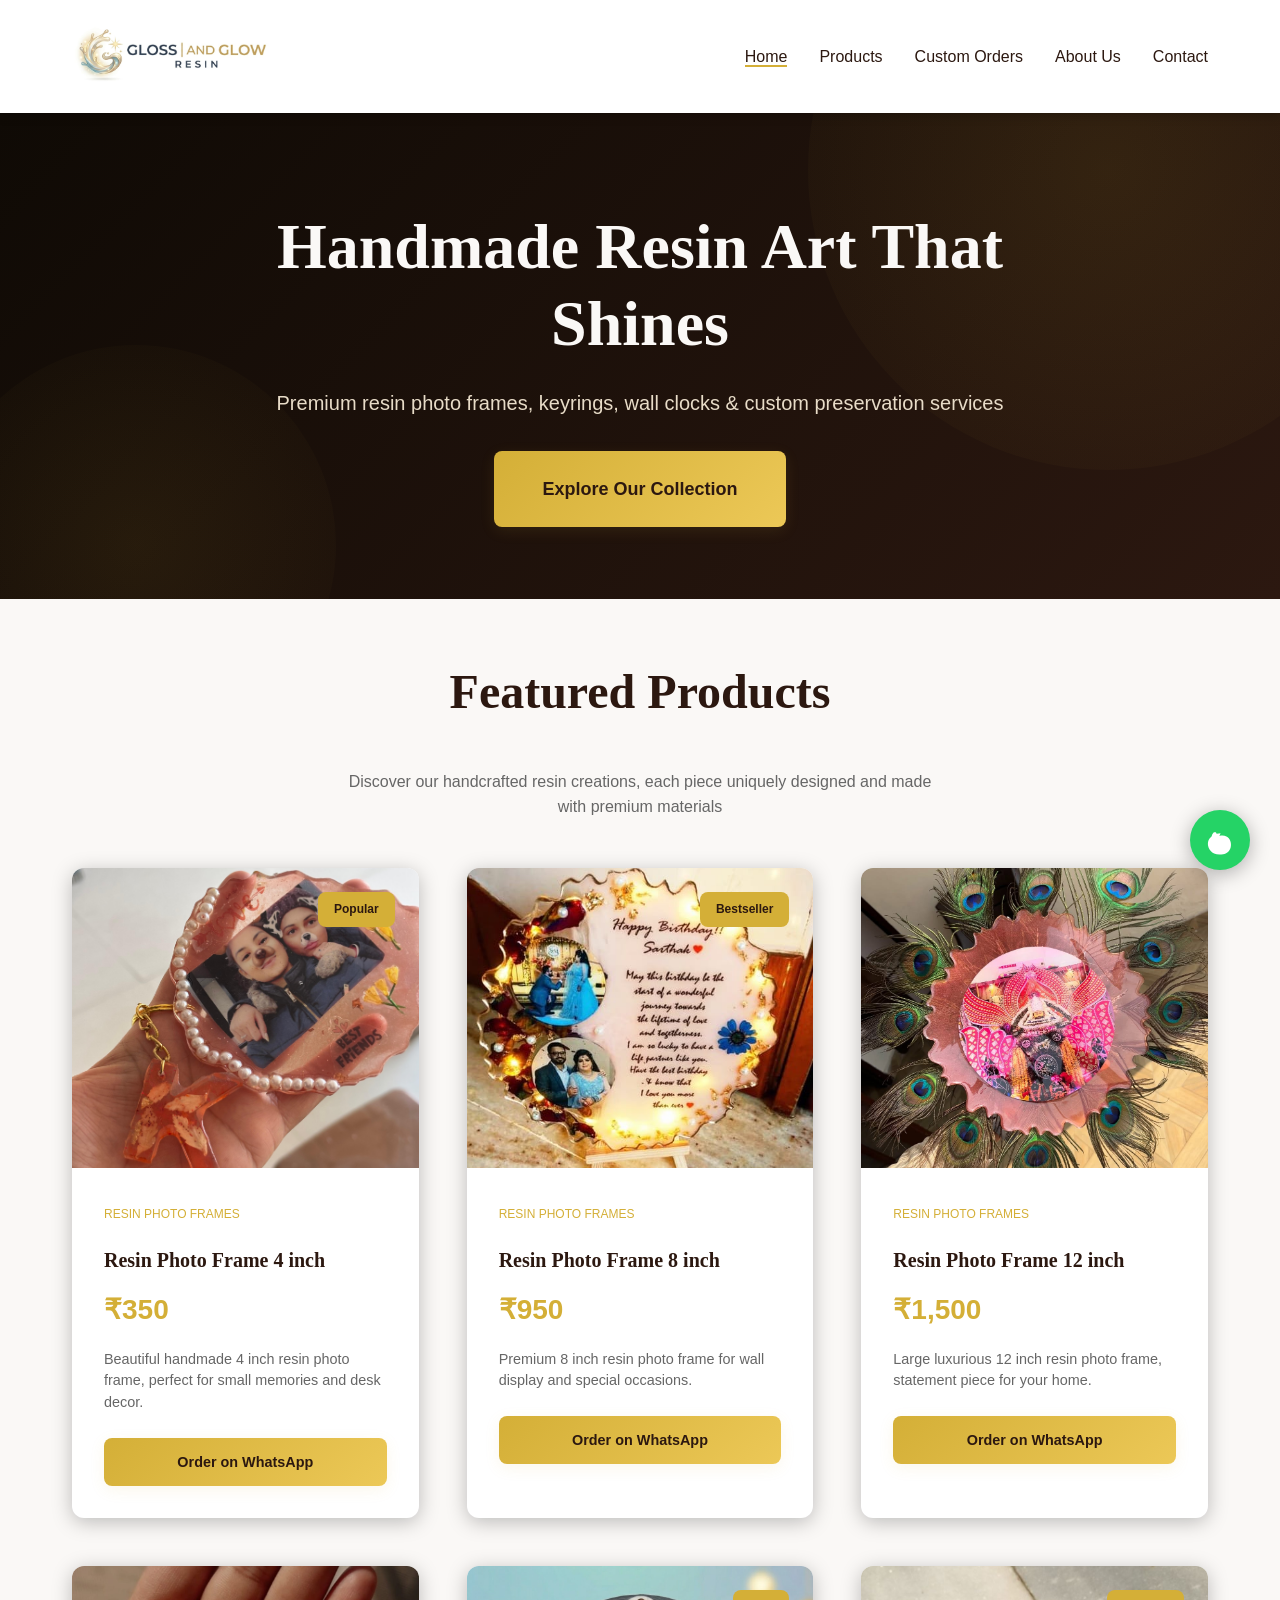
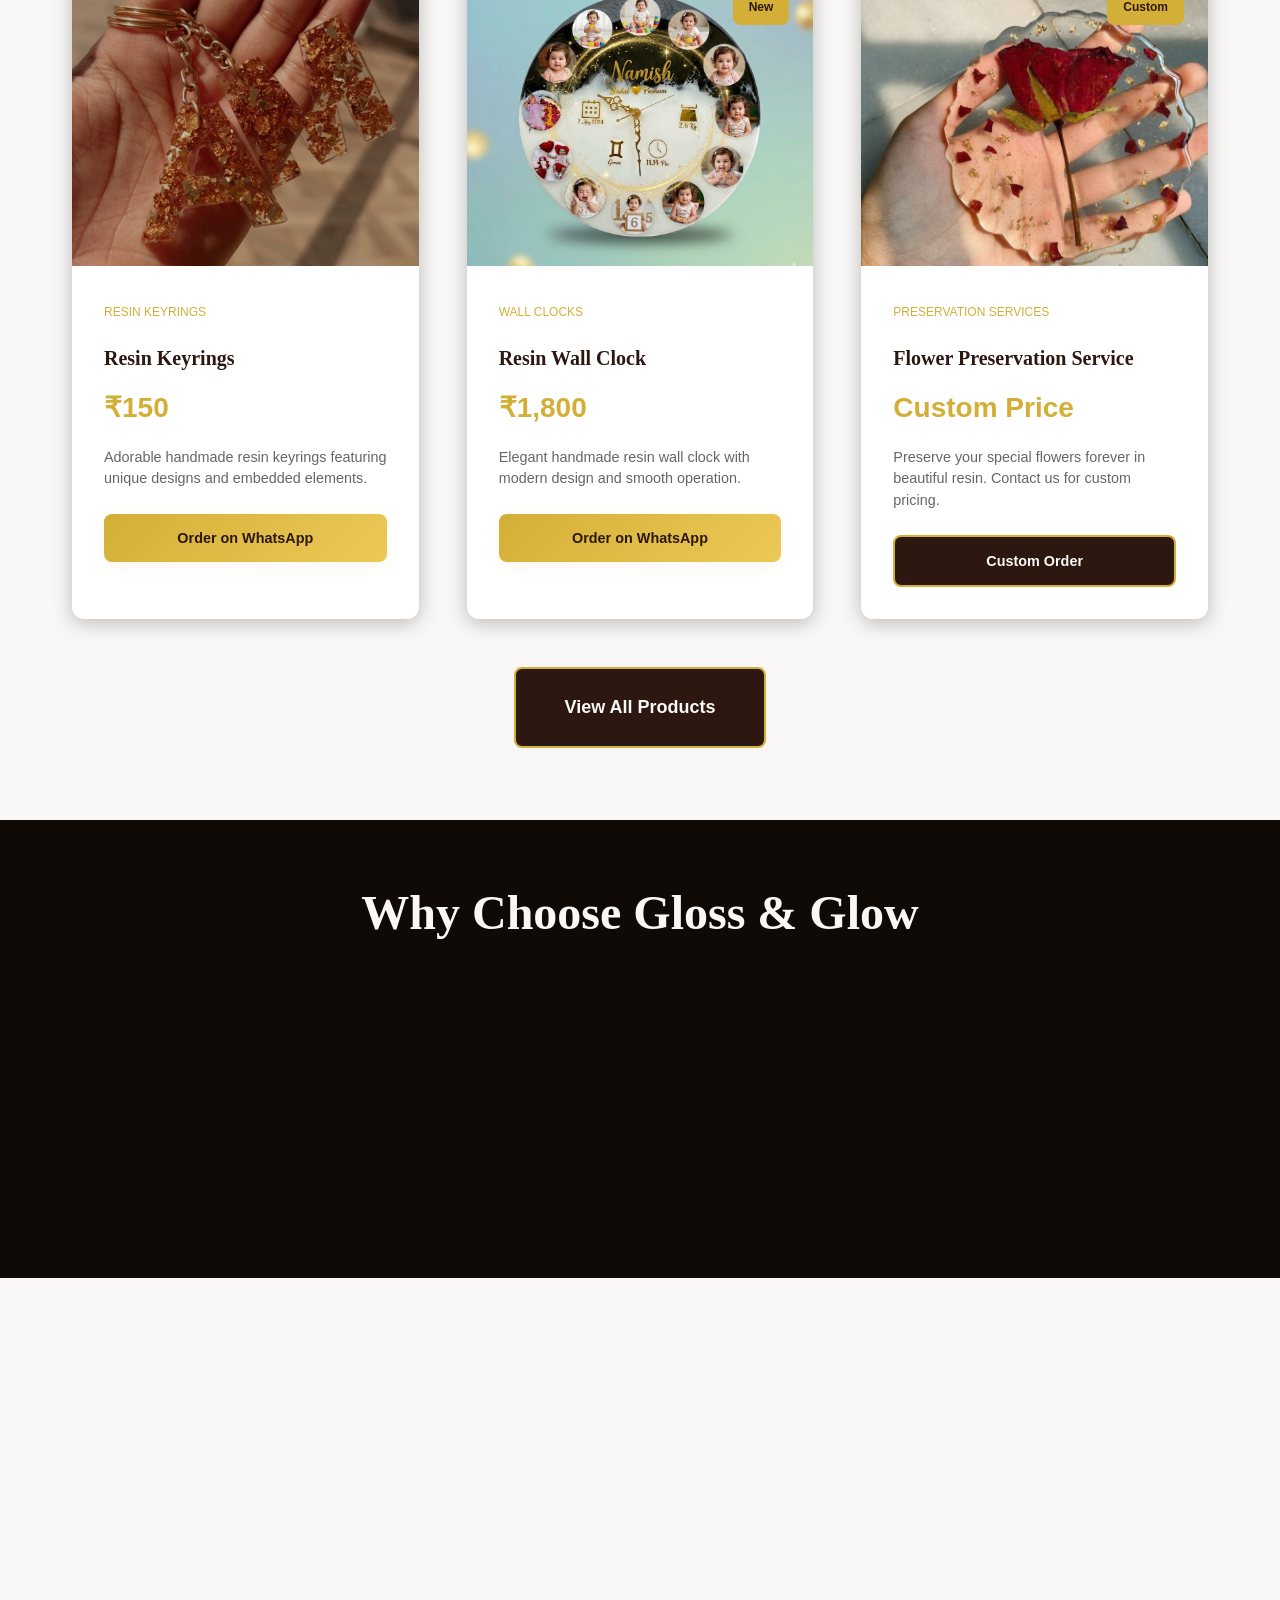
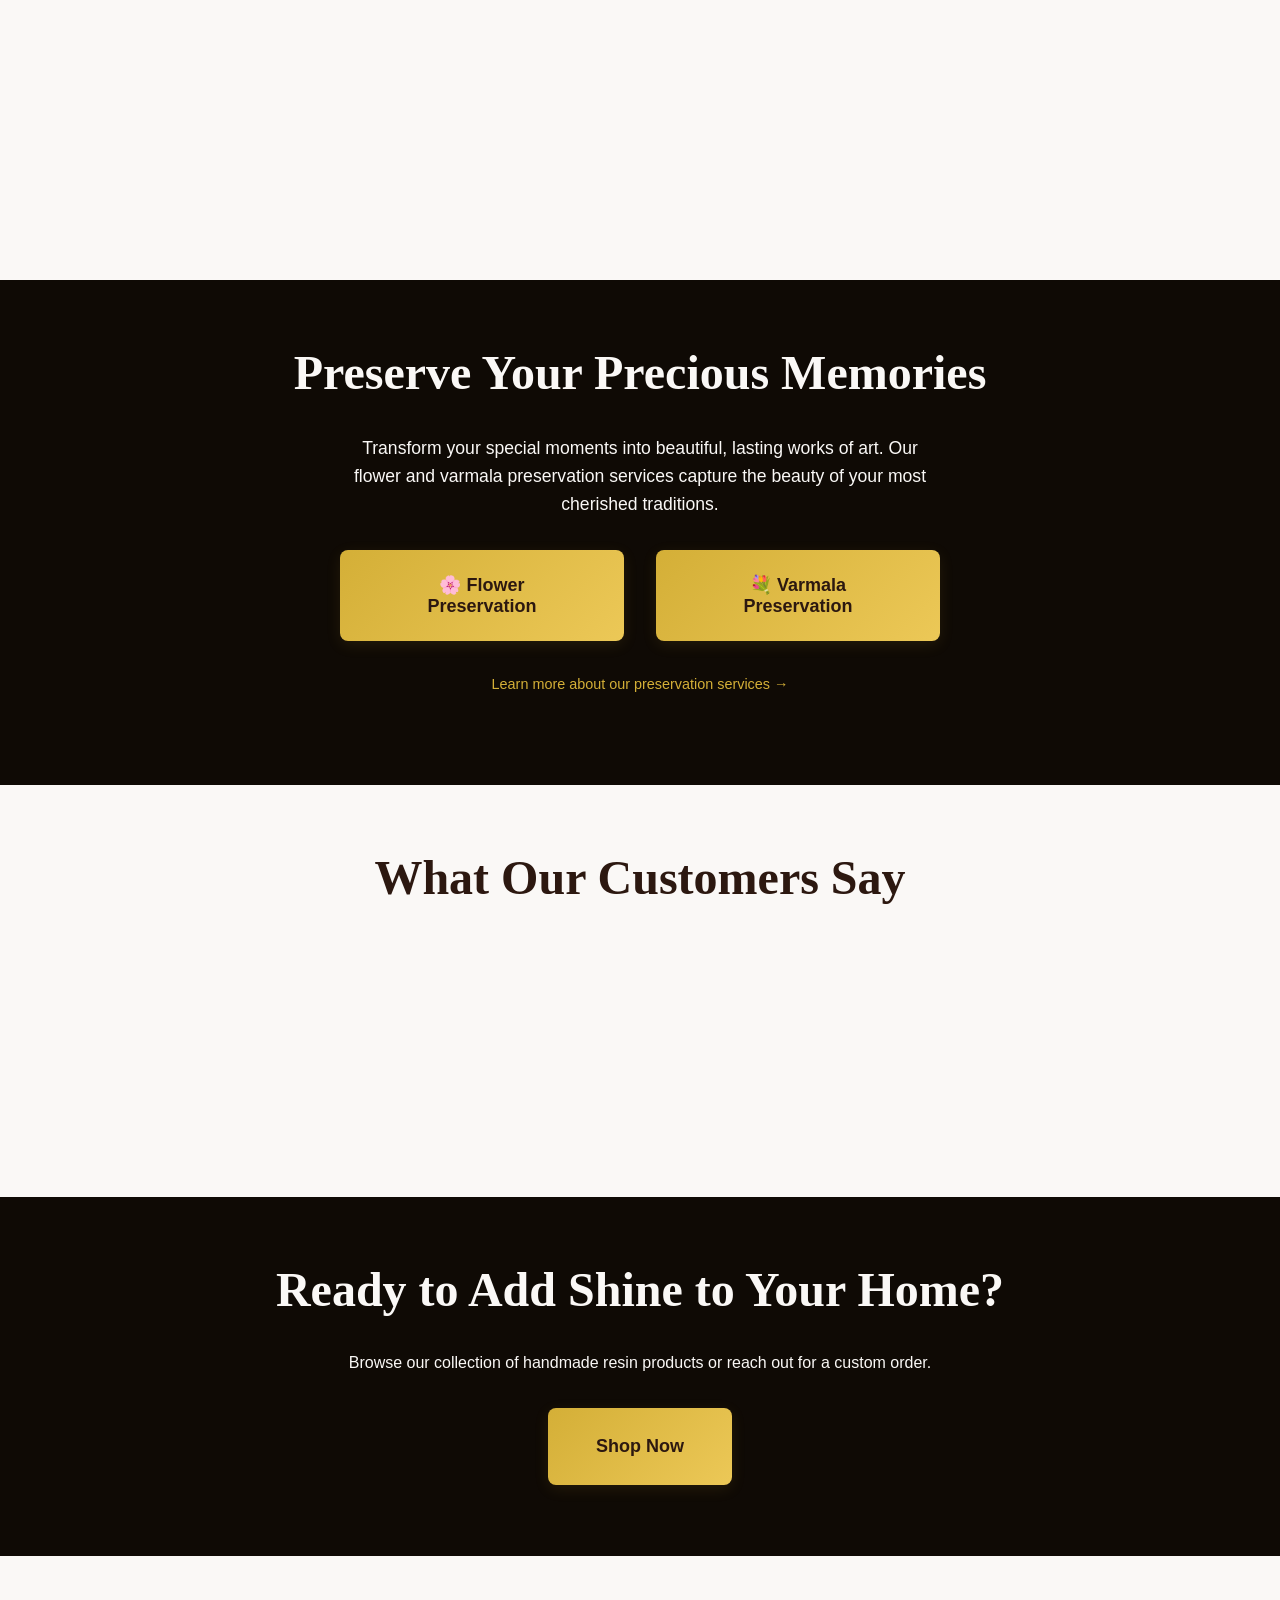
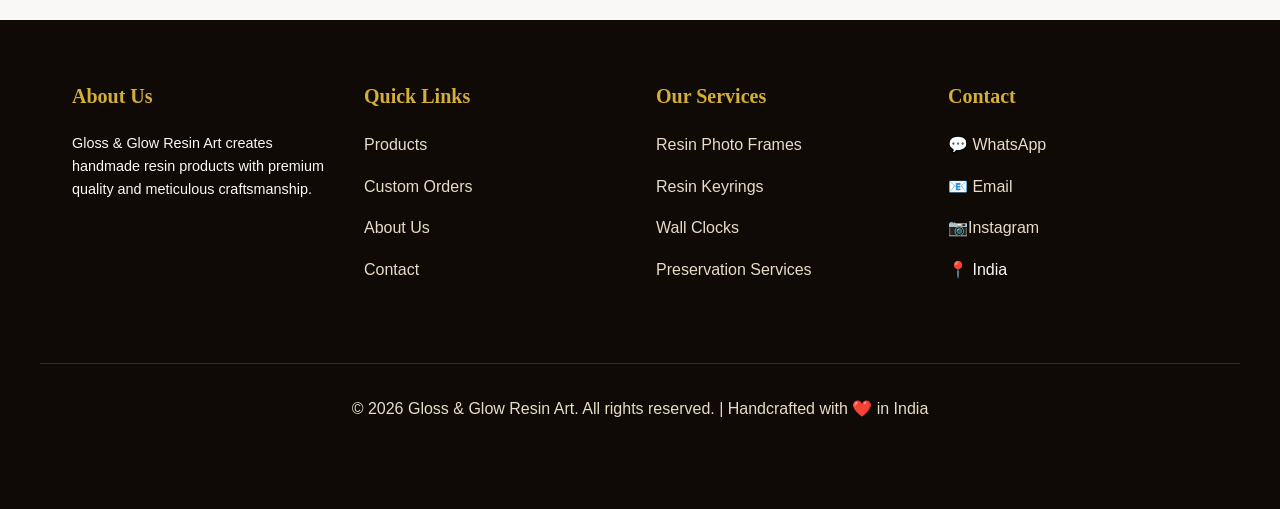
<file: index.html>
<!DOCTYPE html>
<html lang="en">
<head>
  <meta charset="UTF-8">
  <meta name="viewport" content="width=device-width, initial-scale=1.0">
  <meta name="description" content="Gloss & Glow Resin Art - Handmade resin photo frames, keyrings, wall clocks, and custom preservation art. Shop premium resin gifts and custom orders in India.">
  <meta name="keywords" content="handmade resin art, resin photo frames, custom resin gifts, flower preservation, varmala preservation, India">
  <meta name="author" content="Gloss & Glow Resin Art">
  
  <!-- Open Graph Tags -->
  <meta property="og:title" content="Gloss & Glow Resin Art - Premium Handmade Resin Products">
  <meta property="og:description" content="Shop handmade resin photo frames, keyrings, wall clocks, and custom preservation art. Luxury resin gifts for every occasion.">
  <meta property="og:type" content="website">
  <meta property="og:image" content="assets/images/og-image.jpg">
  
  <!-- Twitter Card Tags -->
  <meta name="twitter:card" content="summary_large_image">
  <meta name="twitter:title" content="Gloss & Glow Resin Art">
  <meta name="twitter:description" content="Premium Handmade Resin Products & Custom Preservation Art">
  <meta name="twitter:image" content="assets/images/twitter-image.jpg">
  
  <title>Gloss & Glow Resin Art - Premium Handmade Resin Photo Frames & Custom Orders</title>
  <link rel="stylesheet" href="css/styles.css">
  <link rel="icon" type="image/png" href="assets/images/favicon.png">
</head>
<body>
  <!-- HEADER & NAVIGATION -->
  <header>
    <div class="header-content">
      <a href="index.html" class="logo">
        <img src="assets/images/logo.jpeg" alt="Gloss & Glow Resin Art Logo" class="logo-img">
      </a>
      
      <nav>
        <ul>
          <li><a href="index.html" class="active">Home</a></li>
          <li><a href="products.html">Products</a></li>
          <li><a href="custom-orders.html">Custom Orders</a></li>
          <li><a href="about.html">About Us</a></li>
          <li><a href="contact.html">Contact</a></li>
        </ul>
      </nav>
      <button class="hamburger" id="hamburger-toggle" aria-label="Toggle navigation menu">
        <span></span>
        <span></span>
        <span></span>
      </button>
    
    </div>
  </header>


  <!-- FLOATING WHATSAPP BUTTON -->
  <a href="javascript:void(0)" class="whatsapp-float" onclick="openWhatsAppCustom('general')" title="Chat with us on WhatsApp">
    <svg viewBox="0 0 24 24" fill="white">
      <path d="M17.472 14.382c-.297-.149-1.758-.867-2.03-.967-.273-.099-.471-.148-.67.15-.197.297-.767.966-.94 1.164-.173.199-.347.223-.644.075-.297-.15-1.255-.463-2.39-1.475-.883-.788-1.48-1.761-1.653-2.059-.173-.297-.018-.458.13-.606.134-.133.298-.347.446-.52.149-.174.198-.298.298-.497.099-.198.05-.371-.025-.52-.075-.149-.669-1.612-.916-2.207-.242-.579-.487-.5-.67-.51-.173-.008-.371-.01-.57-.01-.198 0-.52.074-.792.372-.272.297-1.04 1.016-1.04 2.479 0 1.462 1.065 2.875 1.213 3.074.149.198 2.096 3.2 5.076 4.487.709.306 1.262.489 1.694.625.712.227 1.36.195 1.871.118.571-.085 1.758-.719 2.006-1.413.248-.694.248-1.289.173-1.413-.074-.124-.272-.198-.57-.347m-5.421-7.403h-.004a9.87 9.87 0 00-4.782 1.176c-1.592.887-2.848 2.217-3.448 3.719-.643 1.671-.595 3.449.068 5.122.667 1.673 1.995 3.1 3.718 3.924 1.672.748 3.97.922 6.203.471 2.555-.51 4.659-2.312 5.204-4.842.312-1.47.226-3.004-.274-4.267-.5-1.262-1.386-2.322-2.653-2.972-1.267-.65-3.093-.92-4.842-.331zm0 0"/>
    </svg>
    <div class="whatsapp-tooltip">Chat with us!</div>
  </a>

  <!-- MAIN CONTENT -->
  <main>
    <!-- HERO SECTION -->
    <section class="hero">
      <div class="hero-content">
        <h1>Handmade Resin Art That Shines</h1>
        <p>Premium resin photo frames, keyrings, wall clocks & custom preservation services</p>
        <a href="products.html" class="btn btn-primary btn-lg">Explore Our Collection</a>
      </div>
    </section>

    <!-- FEATURED PRODUCTS SECTION -->
    <section class="section section-light">
      <div class="container">
        <h2 class="text-center mb-4">Featured Products</h2>
        <p class="text-center" style="max-width: 600px; margin: 0 auto 3rem; color: #666;">
          Discover our handcrafted resin creations, each piece uniquely designed and made with premium materials
        </p>
        
        <div class="products-container" id="featured-products">
          <!-- Products will be rendered here by JavaScript -->
        </div>

        <div class="text-center mt-4">
          <a href="products.html" class="btn btn-secondary btn-lg">View All Products</a>
        </div>
      </div>
    </section>

    <!-- WHY CHOOSE US SECTION -->
    <section class="section section-dark">
      <div class="container">
        <h2 class="text-center text-light mb-4">Why Choose Gloss & Glow</h2>
        
        <div class="grid grid-3">
          <div class="card animate-on-scroll" style="background: rgba(255, 255, 255, 0.05); border: 1px solid rgba(212, 175, 55, 0.3); color: var(--text-light);">
            <div class="card-body text-center">
              <h3 style="color: var(--primary-color);">🎨 Handmade Quality</h3>
              <p>Each piece is individually crafted with meticulous attention to detail, ensuring uniqueness and premium quality.</p>
            </div>
          </div>

          <div class="card animate-on-scroll" style="background: rgba(255, 255, 255, 0.05); border: 1px solid rgba(212, 175, 55, 0.3); color: var(--text-light);">
            <div class="card-body text-center">
              <h3 style="color: var(--primary-color);">✨ Premium Materials</h3>
              <p>We use only the finest resin and materials, sourced for durability, clarity, and timeless beauty.</p>
            </div>
          </div>

          <div class="card animate-on-scroll" style="background: rgba(255, 255, 255, 0.05); border: 1px solid rgba(212, 175, 55, 0.3); color: var(--text-light);">
            <div class="card-body text-center">
              <h3 style="color: var(--primary-color);">💬 Custom Orders</h3>
              <p>Need something special? Contact us via WhatsApp for personalized custom resin creations tailored to your vision.</p>
            </div>
          </div>
        </div>
      </div>
    </section>

    <!-- BRAND STORY SECTION -->
    <section class="section section-light">
      <div class="container">
        <div class="grid grid-2" style="align-items: center;">
          <div class="animate-on-scroll">
            <h2>Our Story</h2>
            <p>Gloss & Glow Resin Art was founded on a passion for creating beautiful, timeless pieces that celebrate life's special moments. What started as a creative hobby has blossomed into a thriving business dedicated to handcrafting premium resin art.</p>
            <p>Our co-founders, Ashu Bansal and Mehak Mittal, bring together their expertise in design and craftsmanship to create unique, high-quality resin products. Every piece tells a story and brings joy to our customers.</p>
            <p>Whether it's preserving a precious flower bouquet or creating a stunning custom resin piece, we're committed to exceptional quality and customer satisfaction.</p>
            <a href="about.html" class="btn btn-primary">Meet Our Founders →</a>
          </div>
          <div class="animate-on-scroll">
            <img src="assets/images/logo.jpeg" alt="Gloss & Glow Resin Art studio and handmade products" style="width: 100%; border-radius: var(--radius-lg); box-shadow: 0 8px 25px var(--shadow-dark);">
          </div>
        </div>
      </div>
    </section>

    <!-- PRESERVATION SERVICES CTA -->
    <section class="section section-dark">
      <div class="container text-center">
        <h2 class="text-light mb-3">Preserve Your Precious Memories</h2>
        <p class="text-light" style="max-width: 600px; margin: 0 auto 2rem; font-size: 1.1rem;">
          Transform your special moments into beautiful, lasting works of art. Our flower and varmala preservation services capture the beauty of your most cherished traditions.
        </p>
        <div class="grid grid-2" style="max-width: 600px; margin: 0 auto;">
          <button class="btn btn-primary btn-lg" onclick="openWhatsAppCustom('flower')">🌸 Flower Preservation</button>
          <button class="btn btn-primary btn-lg" onclick="openWhatsAppCustom('varmala')">💐 Varmala Preservation</button>
        </div>
        <p class="text-light mt-3" style="font-size: 0.9rem;">
          <a href="custom-orders.html" style="color: var(--primary-color);">Learn more about our preservation services →</a>
        </p>
      </div>
    </section>

    <!-- TESTIMONIALS SECTION (Optional) -->
    <section class="section section-light">
      <div class="container">
        <h2 class="text-center mb-4">What Our Customers Say</h2>
        
        <div class="grid grid-3">
          <div class="card animate-on-scroll">
            <div class="card-body">
              <p class="card-description">"Beautiful craftsmanship! The resin photo frame exceeded my expectations. Highly recommend!"</p>
              <strong>- Priya S.</strong>
            </div>
          </div>

          <div class="card animate-on-scroll">
            <div class="card-body">
              <p class="card-description">"The flower preservation service was amazing. I have my wedding flowers preserved perfectly!"</p>
              <strong>- Rohit & Nisha</strong>
            </div>
          </div>

          <div class="card animate-on-scroll">
            <div class="card-body">
              <p class="card-description">"Best custom resin wall clock I've ever seen. The design is perfect for my home!"</p>
              <strong>- Aditya M.</strong>
            </div>
          </div>
        </div>
      </div>
    </section>

    <!-- CTA SECTION -->
    <section class="section section-dark">
      <div class="container text-center">
        <h2 class="text-light mb-3">Ready to Add Shine to Your Home?</h2>
        <p class="text-light" style="max-width: 600px; margin: 0 auto 2rem;">
          Browse our collection of handmade resin products or reach out for a custom order.
        </p>
        <a href="products.html" class="btn btn-primary btn-lg">Shop Now</a>
      </div>
    </section>
  </main>

  <!-- FOOTER -->
  <footer>
    <div class="footer-content">
      <div class="footer-section">
        <h4>About Us</h4>
        <p style="font-size: 0.9rem;">Gloss & Glow Resin Art creates handmade resin products with premium quality and meticulous craftsmanship.</p>
      </div>

      <div class="footer-section">
        <h4>Quick Links</h4>
        <ul>
          <li><a href="products.html">Products</a></li>
          <li><a href="custom-orders.html">Custom Orders</a></li>
          <li><a href="about.html">About Us</a></li>
          <li><a href="contact.html">Contact</a></li>
        </ul>
      </div>

      <div class="footer-section">
        <h4>Our Services</h4>
        <ul>
          <li><a href="#">Resin Photo Frames</a></li>
          <li><a href="#">Resin Keyrings</a></li>
          <li><a href="#">Wall Clocks</a></li>
          <li><a href="custom-orders.html">Preservation Services</a></li>
        </ul>
      </div>

      <div class="footer-section">
        <h4>Contact</h4>
        <ul>
          <li><a href="javascript:void(0)" onclick="openWhatsAppCustom('general')">💬 WhatsApp</a></li>
          <li><a href="mailto:glossandglowresin@gmail.com">📧 Email</a></li>
          <li><a href="https://www.instagram.com/glossandglowresin7" target="_blank">📷Instagram</a></li>
          <li>📍 India</li>
        </ul>
      </div>
    </div>

    <div class="footer-bottom">
      <p>&copy; 2026 Gloss & Glow Resin Art. All rights reserved. | Handcrafted with ❤️ in India</p>
    </div>
  </footer>

  <!-- SCRIPTS -->
  <script src="js/products.js"></script>
  <script src="js/utils.js"></script>
  <script>
    document.addEventListener('DOMContentLoaded', () => {
      // Render 6 featured products on home page
      const featuredIds = [1, 2, 3, 4, 5, 6];
      const featuredProducts = products.filter(p => featuredIds.includes(p.id));
      renderProducts(featuredProducts, 'featured-products');
      setActiveNav('index.html');
    });
  </script>
</body>
</html>
</file>
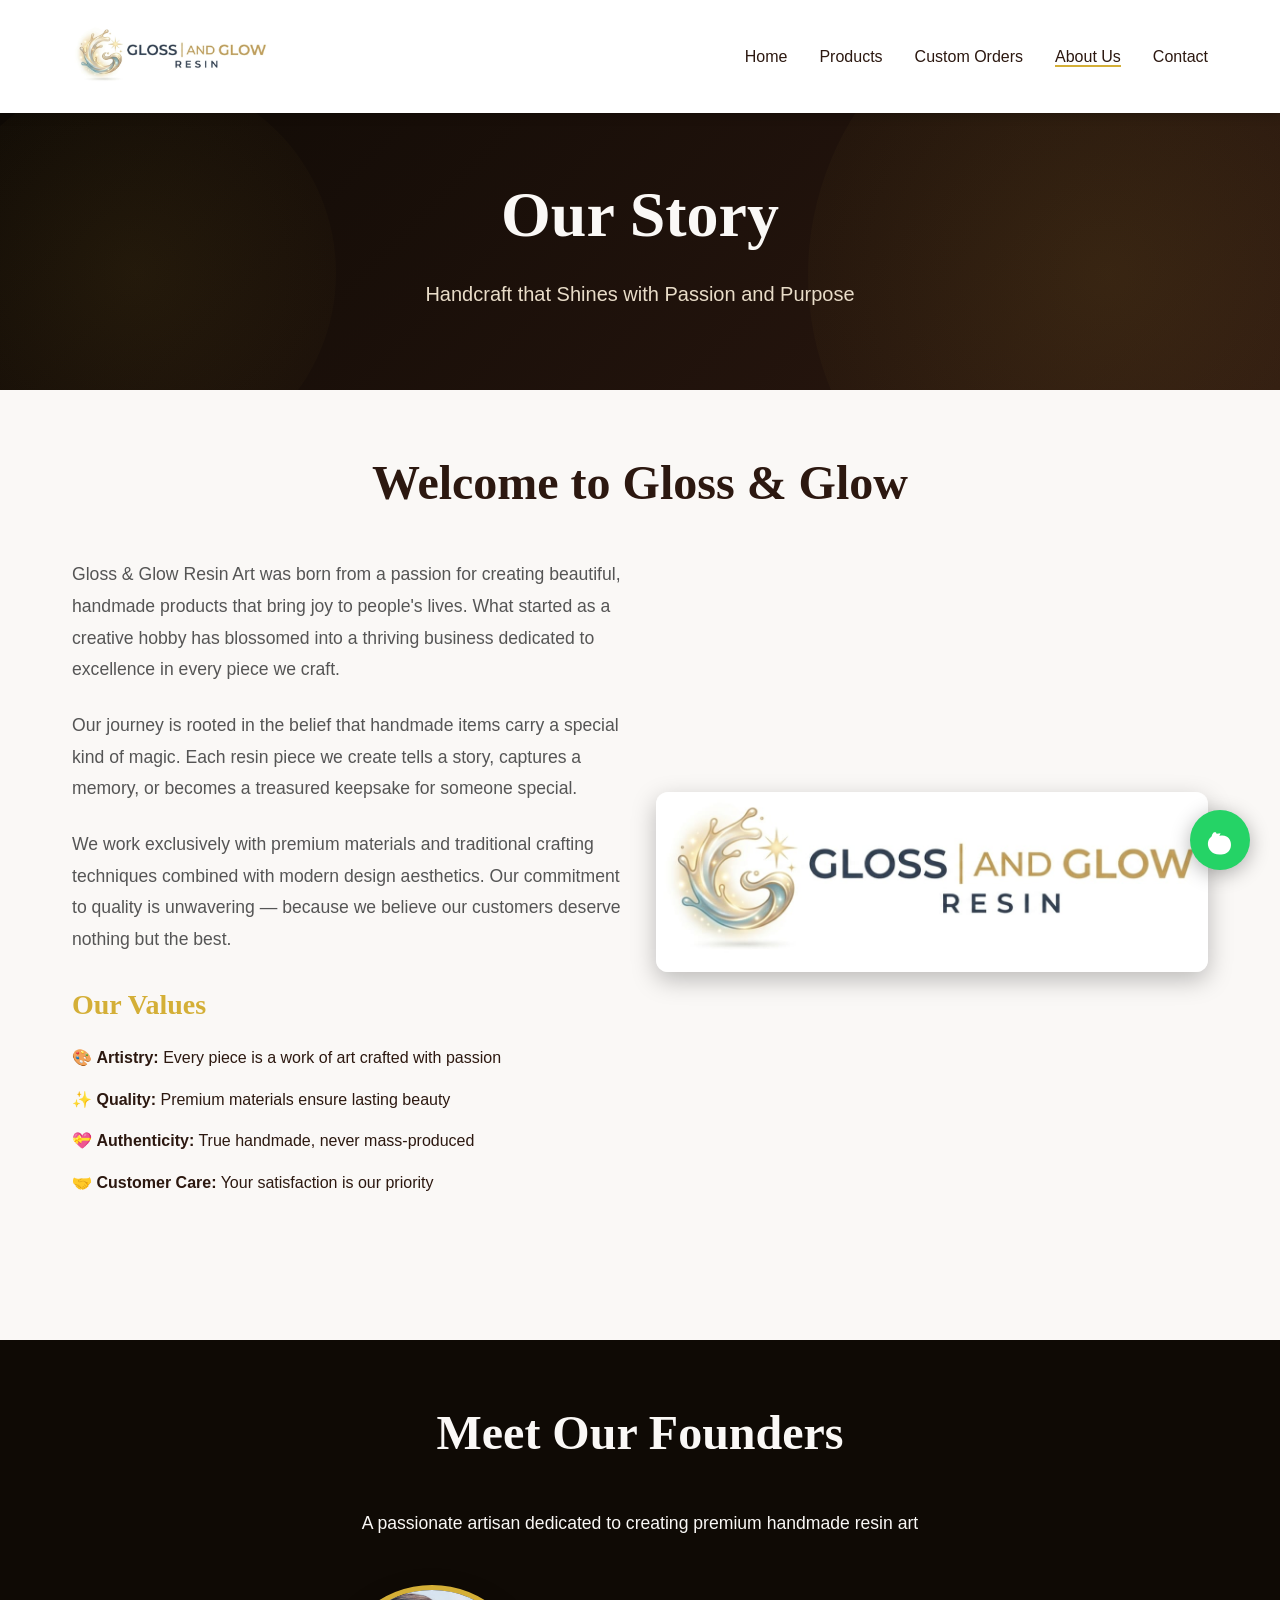
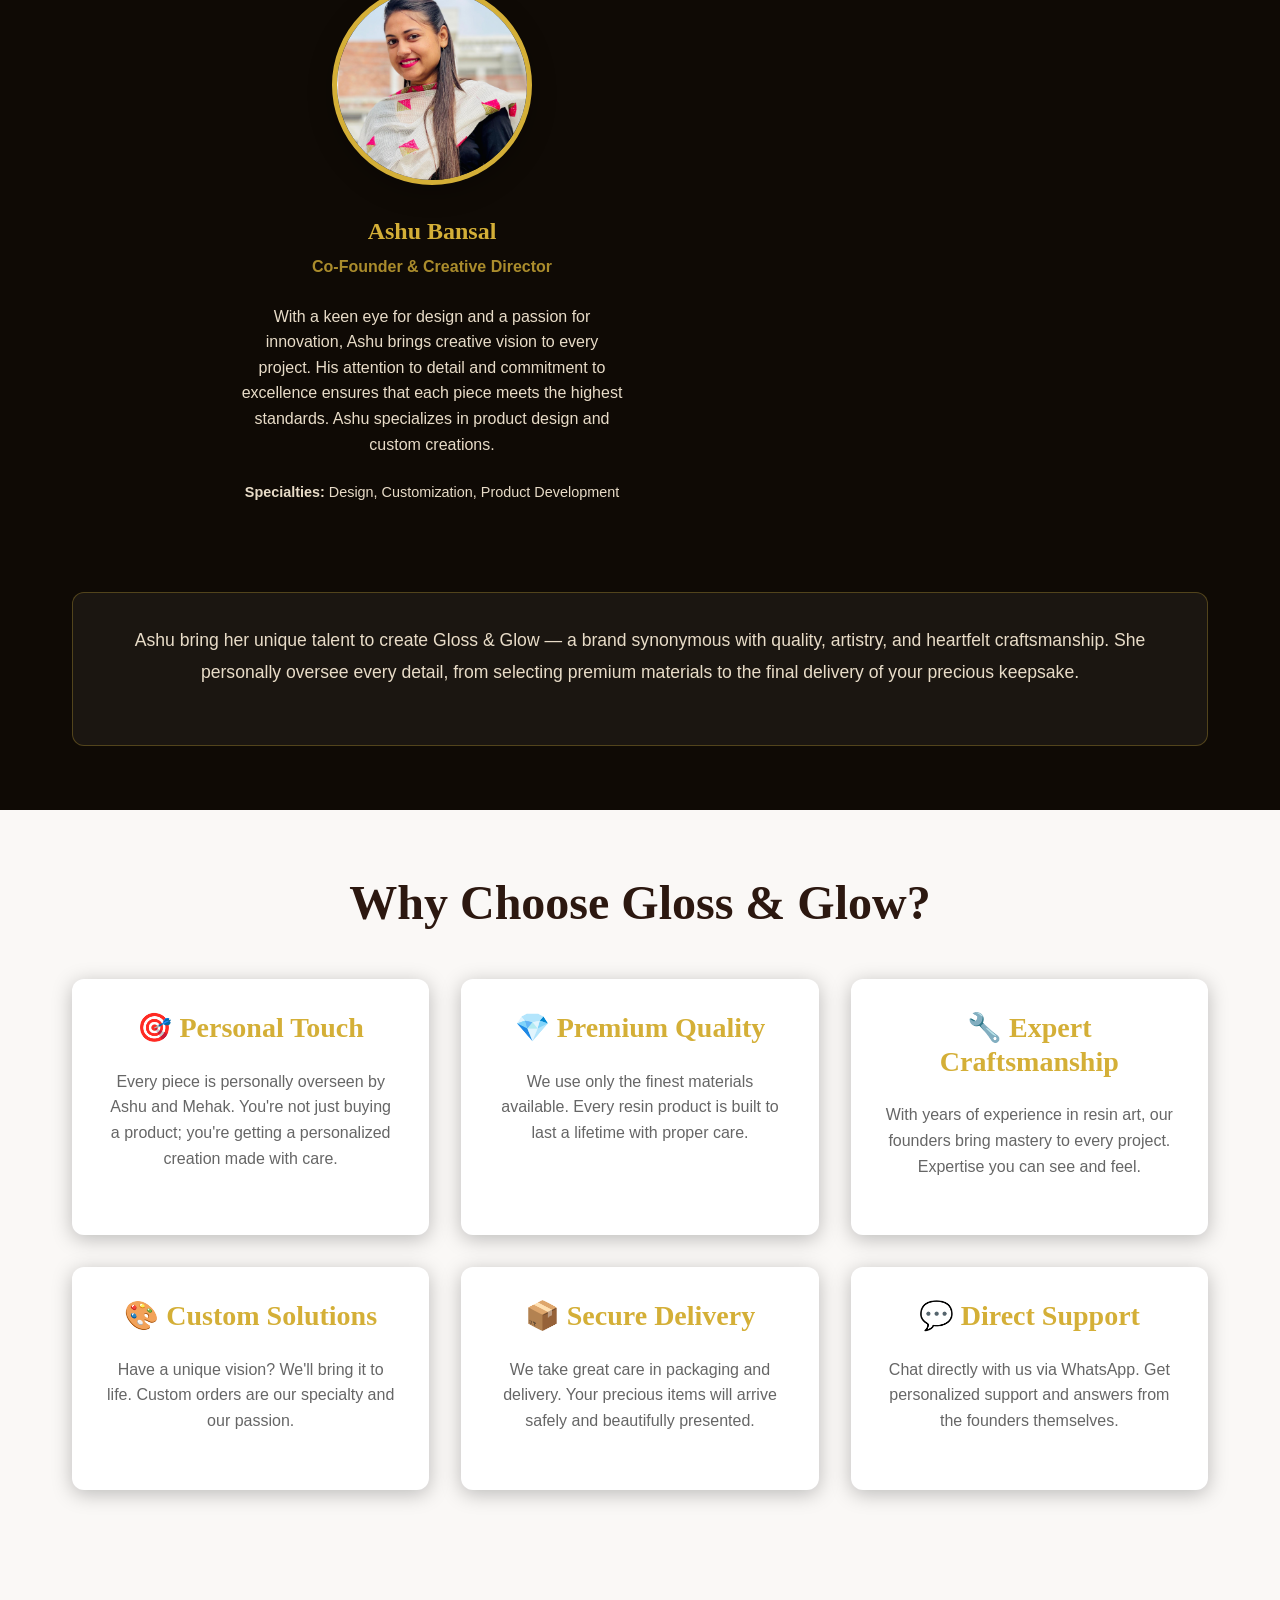
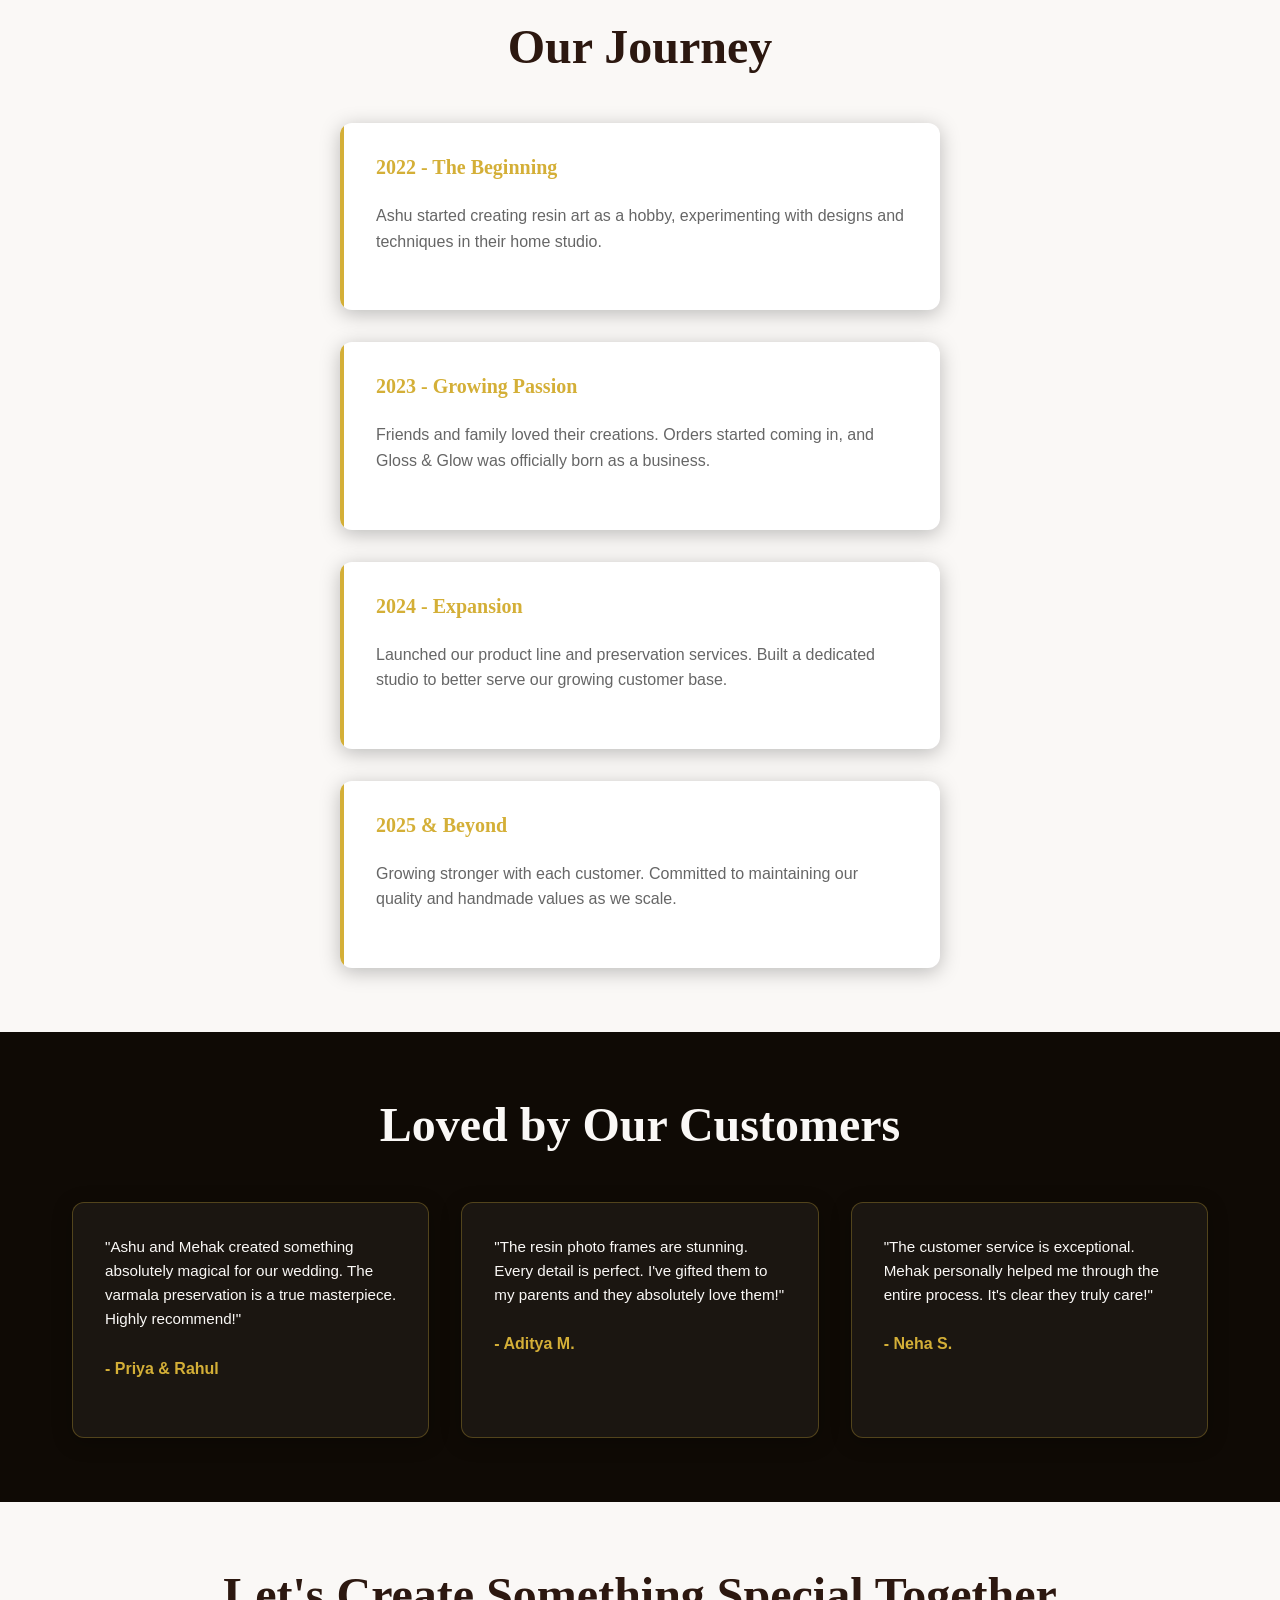
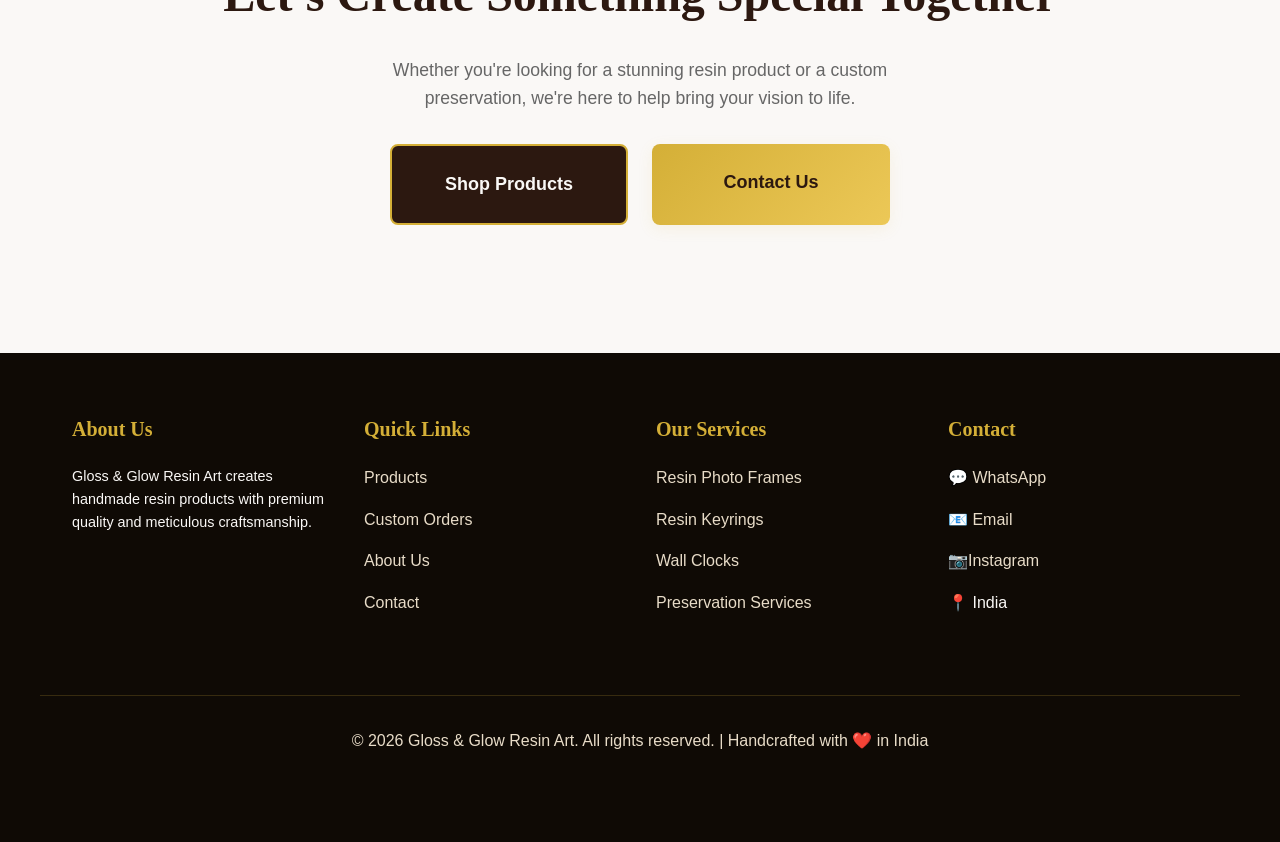
<file: about.html>
<!DOCTYPE html>
<html lang="en">
<head>
  <meta charset="UTF-8">
  <meta name="viewport" content="width=device-width, initial-scale=1.0">
  <meta name="description" content="About Gloss & Glow Resin Art - Meet our founders Ashu Bansal and Mehak Mittal. Learn our story of handmade excellence.">
  <meta name="keywords" content="gloss and glow, resin art, handmade, founders, about us, Ashu Bansal, Mehak Mittal">
  <meta name="author" content="Gloss & Glow Resin Art">
  
  <!-- Open Graph Tags -->
  <meta property="og:title" content="About Us - Gloss & Glow Resin Art">
  <meta property="og:description" content="Meet our passionate founders creating premium handmade resin art">
  <meta property="og:type" content="website">
  
  <title>About Us - Meet Our Founder | Gloss & Glow Resin Art</title>
  <link rel="stylesheet" href="css/styles.css">
  <link rel="icon" type="image/png" href="assets/images/favicon.png">
</head>
<body>
  <!-- HEADER & NAVIGATION -->
  <header>
    <div class="header-content">
      <a href="index.html" class="logo">
        <img src="assets/images/logo.jpeg" alt="Gloss & Glow Resin Art Logo" class="logo-img">
      </a>
      <nav>
        <ul>
          <li><a href="index.html">Home</a></li>
          <li><a href="products.html">Products</a></li>
          <li><a href="custom-orders.html">Custom Orders</a></li>
          <li><a href="about.html">About Us</a></li>
          <li><a href="contact.html">Contact</a></li>
        </ul>
      </nav>

     <button class="hamburger" id="hamburger-toggle" aria-label="Toggle navigation menu">
        <span></span>
        <span></span>
        <span></span>
      </button>
    </div>
  </header>

  

  <!-- FLOATING WHATSAPP BUTTON -->
  <a href="javascript:void(0)" class="whatsapp-float" onclick="openWhatsAppCustom('general')" title="Chat with us on WhatsApp">
    <svg viewBox="0 0 24 24" fill="white">
      <path d="M17.472 14.382c-.297-.149-1.758-.867-2.03-.967-.273-.099-.471-.148-.67.15-.197.297-.767.966-.94 1.164-.173.199-.347.223-.644.075-.297-.15-1.255-.463-2.39-1.475-.883-.788-1.48-1.761-1.653-2.059-.173-.297-.018-.458.13-.606.134-.133.298-.347.446-.52.149-.174.198-.298.298-.497.099-.198.05-.371-.025-.52-.075-.149-.669-1.612-.916-2.207-.242-.579-.487-.5-.67-.51-.173-.008-.371-.01-.57-.01-.198 0-.52.074-.792.372-.272.297-1.04 1.016-1.04 2.479 0 1.462 1.065 2.875 1.213 3.074.149.198 2.096 3.2 5.076 4.487.709.306 1.262.489 1.694.625.712.227 1.36.195 1.871.118.571-.085 1.758-.719 2.006-1.413.248-.694.248-1.289.173-1.413-.074-.124-.272-.198-.57-.347m-5.421-7.403h-.004a9.87 9.87 0 00-4.782 1.176c-1.592.887-2.848 2.217-3.448 3.719-.643 1.671-.595 3.449.068 5.122.667 1.673 1.995 3.1 3.718 3.924 1.672.748 3.97.922 6.203.471 2.555-.51 4.659-2.312 5.204-4.842.312-1.47.226-3.004-.274-4.267-.5-1.262-1.386-2.322-2.653-2.972-1.267-.65-3.093-.92-4.842-.331zm0 0"/>
    </svg>
    <div class="whatsapp-tooltip">Chat with us!</div>
  </a>

  <!-- MAIN CONTENT -->
  <main>
    <!-- HERO SECTION -->
    <section class="hero" style="padding: 4rem var(--spacing-lg) 3rem;">
      <div class="hero-content">
        <h1>Our Story</h1>
        <p>Handcraft that Shines with Passion and Purpose</p>
      </div>
    </section>

    <!-- ABOUT SECTION -->
    <section class="section section-light">
      <div class="container">
        <h2 class="text-center mb-4">Welcome to Gloss & Glow</h2>
        
        <div class="grid grid-2" style="align-items: center; margin-bottom: var(--spacing-2xl);">
          <div class="animate-on-scroll">
            <p style="font-size: 1.1rem; line-height: 1.8; color: #555; margin-bottom: var(--spacing-md);">
              Gloss & Glow Resin Art was born from a passion for creating beautiful, handmade products that bring joy to people's lives. What started as a creative hobby has blossomed into a thriving business dedicated to excellence in every piece we craft.
            </p>

            <p style="font-size: 1.1rem; line-height: 1.8; color: #555; margin-bottom: var(--spacing-md);">
              Our journey is rooted in the belief that handmade items carry a special kind of magic. Each resin piece we create tells a story, captures a memory, or becomes a treasured keepsake for someone special.
            </p>

            <p style="font-size: 1.1rem; line-height: 1.8; color: #555; margin-bottom: var(--spacing-md);">
              We work exclusively with premium materials and traditional crafting techniques combined with modern design aesthetics. Our commitment to quality is unwavering — because we believe our customers deserve nothing but the best.
            </p>

            <h3 style="color: var(--primary-color); margin-top: var(--spacing-lg); margin-bottom: var(--spacing-md);">Our Values</h3>
            <ul style="list-style: none; padding-left: 0;">
              <li style="margin-bottom: var(--spacing-sm); font-size: 1rem;">🎨 <strong>Artistry:</strong> Every piece is a work of art crafted with passion</li>
              <li style="margin-bottom: var(--spacing-sm); font-size: 1rem;">✨ <strong>Quality:</strong> Premium materials ensure lasting beauty</li>
              <li style="margin-bottom: var(--spacing-sm); font-size: 1rem;">💝 <strong>Authenticity:</strong> True handmade, never mass-produced</li>
              <li style="margin-bottom: var(--spacing-sm); font-size: 1rem;">🤝 <strong>Customer Care:</strong> Your satisfaction is our priority</li>
            </ul>
          </div>

          <div class="animate-on-scroll">
            <img src="assets/images/logo.jpeg" alt="Gloss & Glow Resin Art studio showcasing craftsmanship and the handmade process" style="width: 100%; border-radius: var(--radius-lg); box-shadow: 0 8px 25px var(--shadow-dark);">
          </div>
        </div>
      </div>
    </section>

    <!-- FOUNDERS SECTION -->
    <section class="section section-dark">
      <div class="container">
        <h2 class="text-center text-light mb-4">Meet Our Founders</h2>
        <p class="text-center text-light" style="max-width: 600px; margin: 0 auto 3rem; font-size: 1.1rem;">
          A passionate artisan dedicated to creating premium handmade resin art
        </p>

        <div class="grid grid-2" style="max-width: 800px; margin: 0 auto;">
          <!-- Founder 1: Ashu Bansal -->
          <div class="team-member animate-on-scroll">
            <div class="member-image">
              <img src="assets/images/ashu.png" alt="Ashu Bansal - Co-Founder of Gloss & Glow Resin Art" >
            </div>
            <h3 class="member-name">Ashu Bansal</h3>
            <p class="member-title">Co-Founder & Creative Director</p>
            <p class="member-bio" style="color: var(--accent-color);">
              With a keen eye for design and a passion for innovation, Ashu brings creative vision to every project. His attention to detail and commitment to excellence ensures that each piece meets the highest standards. Ashu specializes in product design and custom creations.
            </p>
            <div style="margin-top: var(--spacing-md);">
              <p style="color: var(--accent-color); font-size: 0.9rem;"><strong>Specialties:</strong> Design, Customization, Product Development</p>
            </div>
          </div>

        </div>

        <div style="background: rgba(255, 255, 255, 0.05); border: 1px solid rgba(212, 175, 55, 0.3); border-radius: var(--radius-lg); padding: var(--spacing-lg); margin-top: var(--spacing-2xl); text-align: center;">
          <p style="color: var(--accent-color); font-size: 1.1rem; line-height: 1.8;">
            Ashu bring her unique talent to create Gloss & Glow — a brand synonymous with quality, artistry, and heartfelt craftsmanship. She personally oversee every detail, from selecting premium materials to the final delivery of your precious keepsake.
          </p>
        </div>
      </div>
    </section>

    <!-- WHY CHOOSE US SECTION -->
    <section class="section section-light">
      <div class="container">
        <h2 class="text-center mb-4">Why Choose Gloss & Glow?</h2>

        <div class="grid grid-3">
          <div class="card animate-on-scroll">
            <div class="card-body">
              <h3 style="color: var(--primary-color); text-align: center; margin-bottom: var(--spacing-md);">🎯 Personal Touch</h3>
              <p style="text-align: center; color: #666;">
                Every piece is personally overseen by Ashu and Mehak. You're not just buying a product; you're getting a personalized creation made with care.
              </p>
            </div>
          </div>

          <div class="card animate-on-scroll">
            <div class="card-body">
              <h3 style="color: var(--primary-color); text-align: center; margin-bottom: var(--spacing-md);">💎 Premium Quality</h3>
              <p style="text-align: center; color: #666;">
                We use only the finest materials available. Every resin product is built to last a lifetime with proper care.
              </p>
            </div>
          </div>

          <div class="card animate-on-scroll">
            <div class="card-body">
              <h3 style="color: var(--primary-color); text-align: center; margin-bottom: var(--spacing-md);">🔧 Expert Craftsmanship</h3>
              <p style="text-align: center; color: #666;">
                With years of experience in resin art, our founders bring mastery to every project. Expertise you can see and feel.
              </p>
            </div>
          </div>

          <div class="card animate-on-scroll">
            <div class="card-body">
              <h3 style="color: var(--primary-color); text-align: center; margin-bottom: var(--spacing-md);">🎨 Custom Solutions</h3>
              <p style="text-align: center; color: #666;">
                Have a unique vision? We'll bring it to life. Custom orders are our specialty and our passion.
              </p>
            </div>
          </div>

          <div class="card animate-on-scroll">
            <div class="card-body">
              <h3 style="color: var(--primary-color); text-align: center; margin-bottom: var(--spacing-md);">📦 Secure Delivery</h3>
              <p style="text-align: center; color: #666;">
                We take great care in packaging and delivery. Your precious items will arrive safely and beautifully presented.
              </p>
            </div>
          </div>

          <div class="card animate-on-scroll">
            <div class="card-body">
              <h3 style="color: var(--primary-color); text-align: center; margin-bottom: var(--spacing-md);">💬 Direct Support</h3>
              <p style="text-align: center; color: #666;">
                Chat directly with us via WhatsApp. Get personalized support and answers from the founders themselves.
              </p>
            </div>
          </div>
        </div>
      </div>
    </section>

    <!-- TIMELINE/JOURNEY SECTION -->
    <section class="section section-light">
      <div class="container">
        <h2 class="text-center mb-4">Our Journey</h2>

        <div style="max-width: 600px; margin: 0 auto;">
          <div class="card animate-on-scroll" style="margin-bottom: var(--spacing-lg);">
            <div class="card-body" style="border-left: 4px solid var(--primary-color); padding-left: var(--spacing-lg);">
              <h4 style="color: var(--primary-color);">2022 - The Beginning</h4>
              <p style="color: #666;">Ashu started creating resin art as a hobby, experimenting with designs and techniques in their home studio.</p>
            </div>
          </div>

          <div class="card animate-on-scroll" style="margin-bottom: var(--spacing-lg);">
            <div class="card-body" style="border-left: 4px solid var(--primary-color); padding-left: var(--spacing-lg);">
              <h4 style="color: var(--primary-color);">2023 - Growing Passion</h4>
              <p style="color: #666;">Friends and family loved their creations. Orders started coming in, and Gloss & Glow was officially born as a business.</p>
            </div>
          </div>

          <div class="card animate-on-scroll" style="margin-bottom: var(--spacing-lg);">
            <div class="card-body" style="border-left: 4px solid var(--primary-color); padding-left: var(--spacing-lg);">
              <h4 style="color: var(--primary-color);">2024 - Expansion</h4>
              <p style="color: #666;">Launched our product line and preservation services. Built a dedicated studio to better serve our growing customer base.</p>
            </div>
          </div>

          <div class="card animate-on-scroll">
            <div class="card-body" style="border-left: 4px solid var(--primary-color); padding-left: var(--spacing-lg);">
              <h4 style="color: var(--primary-color);">2025 & Beyond</h4>
              <p style="color: #666;">Growing stronger with each customer. Committed to maintaining our quality and handmade values as we scale.</p>
            </div>
          </div>
        </div>
      </div>
    </section>

    <!-- CUSTOMER TESTIMONIALS -->
    <section class="section section-dark">
      <div class="container">
        <h2 class="text-center text-light mb-4">Loved by Our Customers</h2>

        <div class="grid grid-3">
          <div class="card animate-on-scroll" style="background: rgba(255, 255, 255, 0.05); border: 1px solid rgba(212, 175, 55, 0.3);">
            <div class="card-body">
              <p style="color: var(--text-light); margin-bottom: var(--spacing-md); font-size: 0.95rem;">
                "Ashu and Mehak created something absolutely magical for our wedding. The varmala preservation is a true masterpiece. Highly recommend!"
              </p>
              <p style="color: var(--primary-color); font-weight: 600;">- Priya & Rahul</p>
            </div>
          </div>

          <div class="card animate-on-scroll" style="background: rgba(255, 255, 255, 0.05); border: 1px solid rgba(212, 175, 55, 0.3);">
            <div class="card-body">
              <p style="color: var(--text-light); margin-bottom: var(--spacing-md); font-size: 0.95rem;">
                "The resin photo frames are stunning. Every detail is perfect. I've gifted them to my parents and they absolutely love them!"
              </p>
              <p style="color: var(--primary-color); font-weight: 600;">- Aditya M.</p>
            </div>
          </div>

          <div class="card animate-on-scroll" style="background: rgba(255, 255, 255, 0.05); border: 1px solid rgba(212, 175, 55, 0.3);">
            <div class="card-body">
              <p style="color: var(--text-light); margin-bottom: var(--spacing-md); font-size: 0.95rem;">
                "The customer service is exceptional. Mehak personally helped me through the entire process. It's clear they truly care!"
              </p>
              <p style="color: var(--primary-color); font-weight: 600;">- Neha S.</p>
            </div>
          </div>
        </div>
      </div>
    </section>

    <!-- CTA SECTION -->
    <section class="section section-light">
      <div class="container text-center">
        <h2 class="mb-3">Let's Create Something Special Together</h2>
        <p style="max-width: 600px; margin: 0 auto 2rem; font-size: 1.1rem; color: #666;">
          Whether you're looking for a stunning resin product or a custom preservation, we're here to help bring your vision to life.
        </p>
        <div class="grid grid-2" style="max-width: 500px; margin: 0 auto; gap: var(--spacing-md);">
          <a href="products.html" class="btn btn-secondary btn-lg">Shop Products</a>
          <a href="javascript:void(0)" onclick="openWhatsAppCustom('general')" class="btn btn-primary btn-lg">Contact Us</a>
        </div>
      </div>
    </section>
  </main>

  <!-- FOOTER -->
  <footer>
    <div class="footer-content">
      <div class="footer-section">
        <h4>About Us</h4>
        <p style="font-size: 0.9rem;">Gloss & Glow Resin Art creates handmade resin products with premium quality and meticulous craftsmanship.</p>
      </div>

      <div class="footer-section">
        <h4>Quick Links</h4>
        <ul>
          <li><a href="products.html">Products</a></li>
          <li><a href="custom-orders.html">Custom Orders</a></li>
          <li><a href="about.html">About Us</a></li>
          <li><a href="contact.html">Contact</a></li>
        </ul>
      </div>

      <div class="footer-section">
        <h4>Our Services</h4>
        <ul>
          <li><a href="#">Resin Photo Frames</a></li>
          <li><a href="#">Resin Keyrings</a></li>
          <li><a href="#">Wall Clocks</a></li>
          <li><a href="custom-orders.html">Preservation Services</a></li>
        </ul>
      </div>

      <div class="footer-section">
        <h4>Contact</h4>
        <ul>
          <li><a href="javascript:void(0)" onclick="openWhatsAppCustom('general')">💬 WhatsApp</a></li>
          <li><a href="mailto:glossandglowresin@gmail.com">📧 Email</a></li>
          <li><a href="https://www.instagram.com/glossandglowresin7" target="_blank">📷Instagram</a></li>
          <li>📍 India</li>
        </ul>
      </div>
    </div>

    <div class="footer-bottom">
      <p>&copy; 2026 Gloss & Glow Resin Art. All rights reserved. | Handcrafted with ❤️ in India</p>
    </div>
  </footer>

  <!-- SCRIPTS -->
  <script src="js/products.js"></script>
  <script src="js/utils.js"></script>
  <script>
    document.addEventListener('DOMContentLoaded', () => {
      setActiveNav('about.html');
    });
  </script>
</body>
</html>
</file>
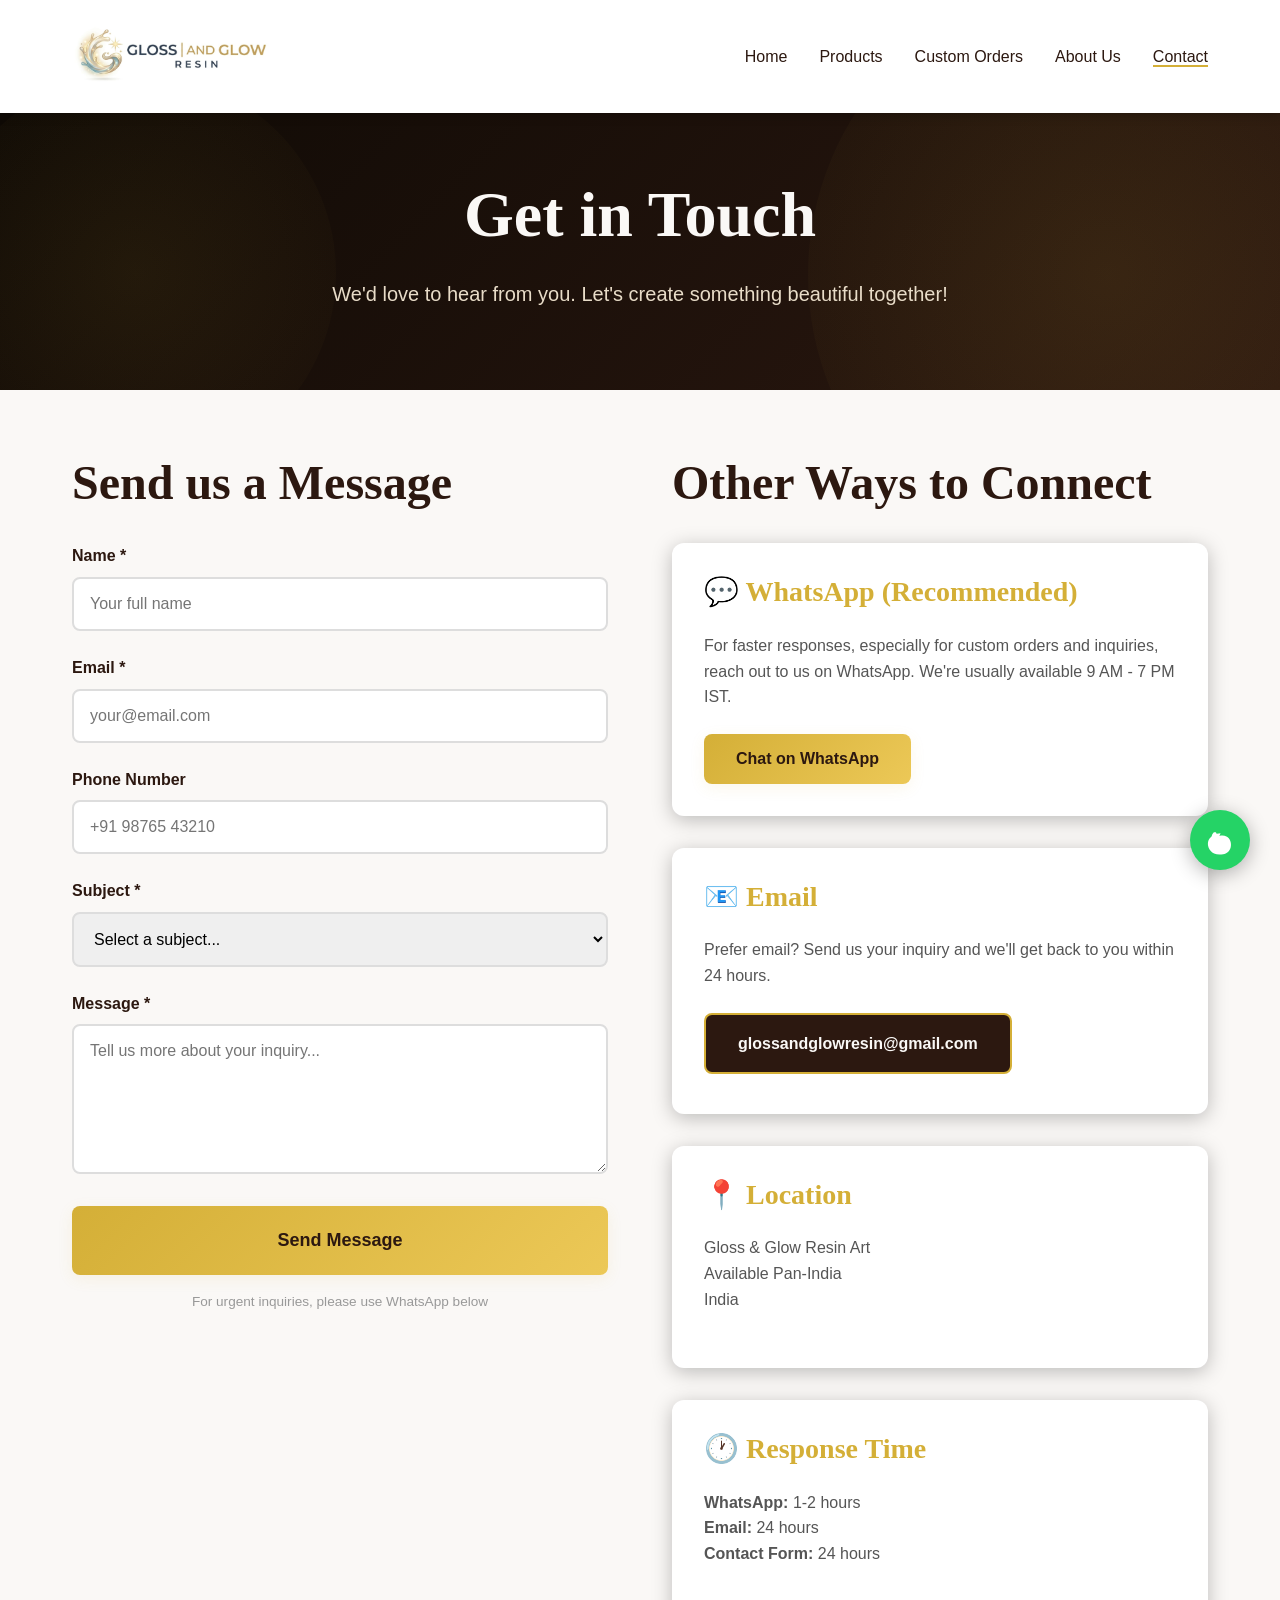
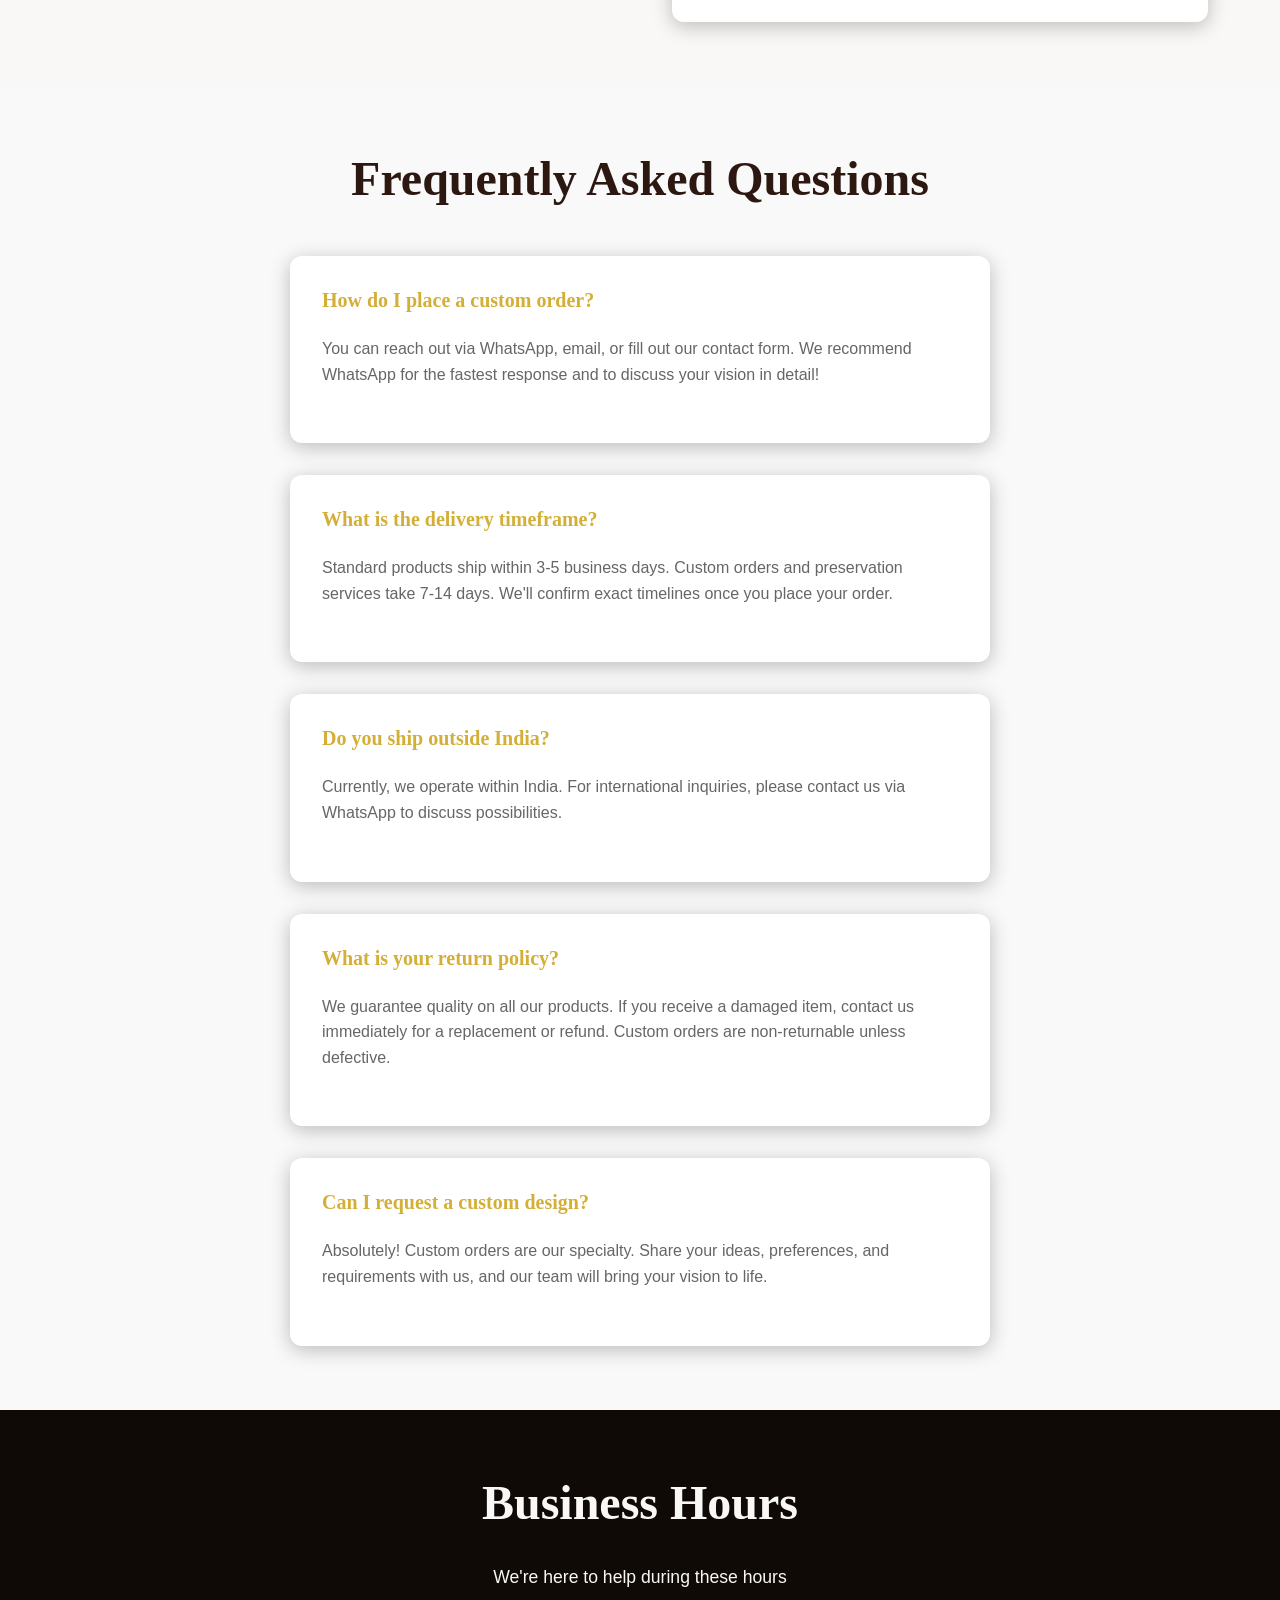
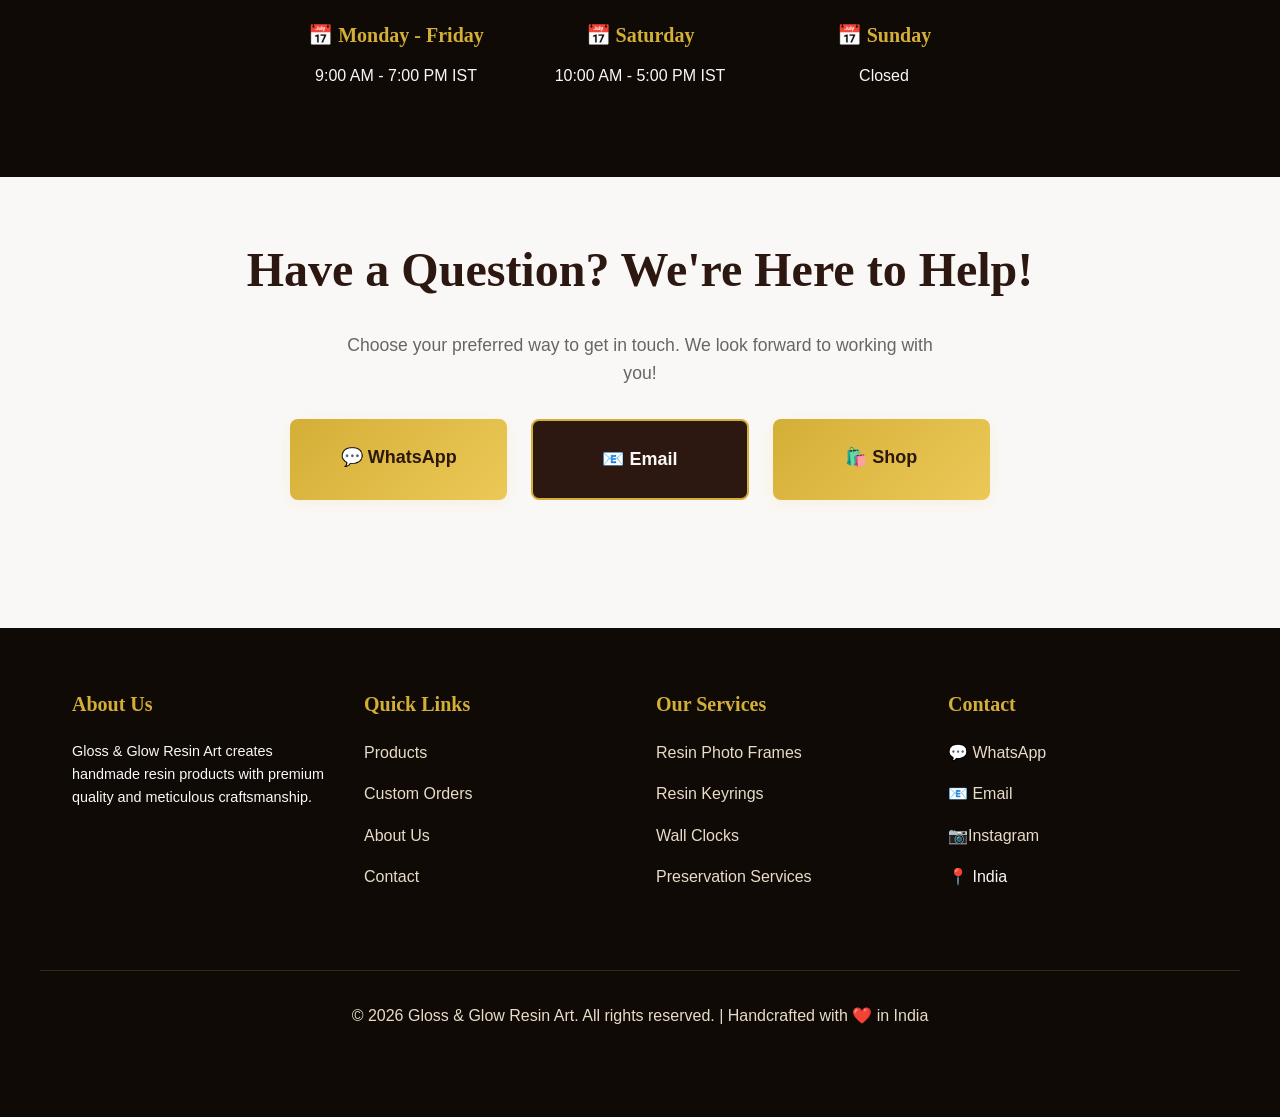
<file: contact.html>
<!DOCTYPE html>
<html lang="en">
<head>
  <meta charset="UTF-8">
  <meta name="viewport" content="width=device-width, initial-scale=1.0">
  <meta name="description" content="Contact Gloss & Glow Resin Art - Get in touch for inquiries, custom orders, and support">
  <meta name="keywords" content="contact, customer support, inquiries, custom orders, resin art">
  <meta name="author" content="Gloss & Glow Resin Art">
  
  <!-- Open Graph Tags -->
  <meta property="og:title" content="Contact Us - Gloss & Glow Resin Art">
  <meta property="og:description" content="Get in touch with our team for inquiries and custom orders">
  <meta property="og:type" content="website">
  
  <title>Contact Us - Gloss & Glow Resin Art</title>
  <link rel="stylesheet" href="css/styles.css">
  <link rel="icon" type="image/png" href="assets/images/favicon.png">
</head>
<body>
  <!-- HEADER & NAVIGATION -->
  <header>
    <div class="header-content">
      <a href="index.html" class="logo">
        <img src="assets/images/logo.jpeg" alt="Gloss & Glow Resin Art Logo" class="logo-img">
      </a>
      
      <nav>
        <ul>
          <li><a href="index.html">Home</a></li>
          <li><a href="products.html">Products</a></li>
          <li><a href="custom-orders.html">Custom Orders</a></li>
          <li><a href="about.html">About Us</a></li>
          <li><a href="contact.html">Contact</a></li>
        </ul>
      </nav>
<button class="hamburger" id="hamburger-toggle" aria-label="Toggle navigation menu">
        <span></span>
        <span></span>
        <span></span>
      </button>
      
    </div>
  </header>


  <!-- FLOATING WHATSAPP BUTTON -->
  <a href="javascript:void(0)" class="whatsapp-float" onclick="openWhatsAppCustom('general')" title="Chat with us on WhatsApp">
    <svg viewBox="0 0 24 24" fill="white">
      <path d="M17.472 14.382c-.297-.149-1.758-.867-2.03-.967-.273-.099-.471-.148-.67.15-.197.297-.767.966-.94 1.164-.173.199-.347.223-.644.075-.297-.15-1.255-.463-2.39-1.475-.883-.788-1.48-1.761-1.653-2.059-.173-.297-.018-.458.13-.606.134-.133.298-.347.446-.52.149-.174.198-.298.298-.497.099-.198.05-.371-.025-.52-.075-.149-.669-1.612-.916-2.207-.242-.579-.487-.5-.67-.51-.173-.008-.371-.01-.57-.01-.198 0-.52.074-.792.372-.272.297-1.04 1.016-1.04 2.479 0 1.462 1.065 2.875 1.213 3.074.149.198 2.096 3.2 5.076 4.487.709.306 1.262.489 1.694.625.712.227 1.36.195 1.871.118.571-.085 1.758-.719 2.006-1.413.248-.694.248-1.289.173-1.413-.074-.124-.272-.198-.57-.347m-5.421-7.403h-.004a9.87 9.87 0 00-4.782 1.176c-1.592.887-2.848 2.217-3.448 3.719-.643 1.671-.595 3.449.068 5.122.667 1.673 1.995 3.1 3.718 3.924 1.672.748 3.97.922 6.203.471 2.555-.51 4.659-2.312 5.204-4.842.312-1.47.226-3.004-.274-4.267-.5-1.262-1.386-2.322-2.653-2.972-1.267-.65-3.093-.92-4.842-.331zm0 0"/>
    </svg>
    <div class="whatsapp-tooltip">Chat with us!</div>
  </a>

  <!-- MAIN CONTENT -->
  <main>
    <!-- HERO SECTION -->
    <section class="hero" style="padding: 4rem var(--spacing-lg) 3rem;">
      <div class="hero-content">
        <h1>Get in Touch</h1>
        <p>We'd love to hear from you. Let's create something beautiful together!</p>
      </div>
    </section>

    <!-- CONTACT SECTION -->
    <section class="section section-light">
      <div class="container">
        <div class="grid grid-2" style="gap: var(--spacing-2xl);">
          <!-- CONTACT FORM -->
          <div class="animate-on-scroll">
            <h2 style="margin-bottom: var(--spacing-lg);">Send us a Message</h2>
            
            <form id="contact-form">
              <div class="form-group">
                <label for="name">Name *</label>
                <input type="text" id="name" name="name" required placeholder="Your full name">
              </div>

              <div class="form-group">
                <label for="email">Email *</label>
                <input type="email" id="email" name="email" required placeholder="your@email.com">
              </div>

              <div class="form-group">
                <label for="phone">Phone Number</label>
                <input type="tel" id="phone" name="phone" placeholder="+91 98765 43210">
              </div>

              <div class="form-group">
                <label for="subject">Subject *</label>
                <select id="subject" name="subject" required>
                  <option value="">Select a subject...</option>
                  <option value="inquiry">Product Inquiry</option>
                  <option value="custom">Custom Order</option>
                  <option value="preservation">Preservation Service</option>
                  <option value="support">Customer Support</option>
                  <option value="partnership">Partnership</option>
                  <option value="feedback">Feedback</option>
                </select>
              </div>

              <div class="form-group">
                <label for="message">Message *</label>
                <textarea id="message" name="message" required placeholder="Tell us more about your inquiry..."></textarea>
              </div>

              <button type="submit" class="btn btn-primary btn-lg btn-block">Send Message</button>
              <p style="font-size: 0.85rem; color: #999; margin-top: var(--spacing-sm); text-align: center;">
                For urgent inquiries, please use WhatsApp below
              </p>
            </form>
          </div>

          <!-- CONTACT INFO -->
          <div class="animate-on-scroll">
            <h2 style="margin-bottom: var(--spacing-lg);">Other Ways to Connect</h2>

            <div class="card" style="margin-bottom: var(--spacing-lg);">
              <div class="card-body">
                <h3 style="color: var(--primary-color); margin-bottom: var(--spacing-md);">💬 WhatsApp (Recommended)</h3>
                <p style="margin-bottom: var(--spacing-md); color: #555;">
                  For faster responses, especially for custom orders and inquiries, reach out to us on WhatsApp. We're usually available 9 AM - 7 PM IST.
                </p>
                <button class="btn btn-primary" onclick="openWhatsAppCustom('general')">
                  Chat on WhatsApp
                </button>
              </div>
            </div>

            <div class="card" style="margin-bottom: var(--spacing-lg);">
              <div class="card-body">
                <h3 style="color: var(--primary-color); margin-bottom: var(--spacing-md);">📧 Email</h3>
                <p style="margin-bottom: var(--spacing-md); color: #555;">
                  Prefer email? Send us your inquiry and we'll get back to you within 24 hours.
                </p>
                <a href="mailto:glossandglowresin@gmail.com" class="btn btn-secondary">
                  glossandglowresin@gmail.com
                </a>
              </div>
            </div>

            <div class="card" style="margin-bottom: var(--spacing-lg);">
              <div class="card-body">
                <h3 style="color: var(--primary-color); margin-bottom: var(--spacing-md);">📍 Location</h3>
                <p style="color: #555;">
                  Gloss & Glow Resin Art<br>
                  Available Pan-India<br>
                  India
                </p>
              </div>
            </div>

            <div class="card">
              <div class="card-body">
                <h3 style="color: var(--primary-color); margin-bottom: var(--spacing-md);">🕐 Response Time</h3>
                <p style="color: #555;">
                  <strong>WhatsApp:</strong> 1-2 hours<br>
                  <strong>Email:</strong> 24 hours<br>
                  <strong>Contact Form:</strong> 24 hours
                </p>
              </div>
            </div>
          </div>
        </div>
      </div>
    </section>

    <!-- FAQ SECTION -->
    <section class="section section-light" style="background: #f9f9f9;">
      <div class="container">
        <h2 class="text-center mb-4">Frequently Asked Questions</h2>

        <div style="max-width: 700px; margin: 0 auto;">
          <div class="card animate-on-scroll" style="margin-bottom: var(--spacing-lg);">
            <div class="card-body">
              <h4 style="color: var(--primary-color); margin-bottom: var(--spacing-md);">How do I place a custom order?</h4>
              <p style="color: #666;">
                You can reach out via WhatsApp, email, or fill out our contact form. We recommend WhatsApp for the fastest response and to discuss your vision in detail!
              </p>
            </div>
          </div>

          <div class="card animate-on-scroll" style="margin-bottom: var(--spacing-lg);">
            <div class="card-body">
              <h4 style="color: var(--primary-color); margin-bottom: var(--spacing-md);">What is the delivery timeframe?</h4>
              <p style="color: #666;">
                Standard products ship within 3-5 business days. Custom orders and preservation services take 7-14 days. We'll confirm exact timelines once you place your order.
              </p>
            </div>
          </div>

          <div class="card animate-on-scroll" style="margin-bottom: var(--spacing-lg);">
            <div class="card-body">
              <h4 style="color: var(--primary-color); margin-bottom: var(--spacing-md);">Do you ship outside India?</h4>
              <p style="color: #666;">
                Currently, we operate within India. For international inquiries, please contact us via WhatsApp to discuss possibilities.
              </p>
            </div>
          </div>

          <div class="card animate-on-scroll" style="margin-bottom: var(--spacing-lg);">
            <div class="card-body">
              <h4 style="color: var(--primary-color); margin-bottom: var(--spacing-md);">What is your return policy?</h4>
              <p style="color: #666;">
                We guarantee quality on all our products. If you receive a damaged item, contact us immediately for a replacement or refund. Custom orders are non-returnable unless defective.
              </p>
            </div>
          </div>

          <div class="card animate-on-scroll">
            <div class="card-body">
              <h4 style="color: var(--primary-color); margin-bottom: var(--spacing-md);">Can I request a custom design?</h4>
              <p style="color: #666;">
                Absolutely! Custom orders are our specialty. Share your ideas, preferences, and requirements with us, and our team will bring your vision to life.
              </p>
            </div>
          </div>
        </div>
      </div>
    </section>

    <!-- BUSINESS HOURS SECTION -->
    <section class="section section-dark">
      <div class="container text-center">
        <h2 class="text-light mb-3">Business Hours</h2>
        <p class="text-light" style="max-width: 600px; margin: 0 auto 2rem; font-size: 1.1rem;">
          We're here to help during these hours
        </p>

        <div class="grid grid-3" style="max-width: 700px; margin: 0 auto;">
          <div>
            <h4 class="text-light" style="color: var(--primary-color); margin-bottom: var(--spacing-sm);">📅 Monday - Friday</h4>
            <p class="text-light">9:00 AM - 7:00 PM IST</p>
          </div>
          <div>
            <h4 class="text-light" style="color: var(--primary-color); margin-bottom: var(--spacing-sm);">📅 Saturday</h4>
            <p class="text-light">10:00 AM - 5:00 PM IST</p>
          </div>
          <div>
            <h4 class="text-light" style="color: var(--primary-color); margin-bottom: var(--spacing-sm);">📅 Sunday</h4>
            <p class="text-light">Closed</p>
          </div>
        </div>
      </div>
    </section>

    <!-- CTA SECTION -->
    <section class="section section-light">
      <div class="container text-center">
        <h2 class="mb-3">Have a Question? We're Here to Help!</h2>
        <p style="max-width: 600px; margin: 0 auto 2rem; font-size: 1.1rem; color: #666;">
          Choose your preferred way to get in touch. We look forward to working with you!
        </p>
        <div class="grid grid-3" style="max-width: 700px; margin: 0 auto; gap: var(--spacing-md);">
          <a href="javascript:void(0)" onclick="openWhatsAppCustom('general')" class="btn btn-primary btn-lg">💬 WhatsApp</a>
          <a href="mailto:glossandglowresin@gmail.com" class="btn btn-secondary btn-lg">📧 Email</a>
          <a href="products.html" class="btn btn-primary btn-lg">🛍️ Shop</a>
        </div>
      </div>
    </section>
  </main>

  <!-- FOOTER -->
  <footer>
    <div class="footer-content">
      <div class="footer-section">
        <h4>About Us</h4>
        <p style="font-size: 0.9rem;">Gloss & Glow Resin Art creates handmade resin products with premium quality and meticulous craftsmanship.</p>
      </div>

      <div class="footer-section">
        <h4>Quick Links</h4>
        <ul>
          <li><a href="products.html">Products</a></li>
          <li><a href="custom-orders.html">Custom Orders</a></li>
          <li><a href="about.html">About Us</a></li>
          <li><a href="contact.html">Contact</a></li>
        </ul>
      </div>

      <div class="footer-section">
        <h4>Our Services</h4>
        <ul>
          <li><a href="#">Resin Photo Frames</a></li>
          <li><a href="#">Resin Keyrings</a></li>
          <li><a href="#">Wall Clocks</a></li>
          <li><a href="custom-orders.html">Preservation Services</a></li>
        </ul>
      </div>

      <div class="footer-section">
        <h4>Contact</h4>
        <ul>
          <li><a href="javascript:void(0)" onclick="openWhatsAppCustom('general')">💬 WhatsApp</a></li>
          <li><a href="mailto:glossandglowresin@gmail.com">📧 Email</a></li>
          <li><a href="https://www.instagram.com/glossandglowresin7" target="_blank">📷Instagram</a></li>
          <li>📍 India</li>
        </ul>
      </div>
    </div>

    <div class="footer-bottom">
      <p>&copy; 2026 Gloss & Glow Resin Art. All rights reserved. | Handcrafted with ❤️ in India</p>
    </div>
  </footer>

  <!-- SCRIPTS -->
  <script src="js/products.js"></script>
  <script src="js/utils.js"></script>
  <script>
    document.addEventListener('DOMContentLoaded', () => {
      setActiveNav('contact.html');

      // Contact form submission
      const contactForm = document.getElementById('contact-form');
      if (contactForm) {
        contactForm.addEventListener('submit', (e) => {
          e.preventDefault();

          const name = document.getElementById('name').value;
          const email = document.getElementById('email').value;
          const phone = document.getElementById('phone').value;
          const subject = document.getElementById('subject').value;
          const message = document.getElementById('message').value;

          // Create WhatsApp message
          let whatsappMessage = `*New Contact Form Submission*\n\n`;
          whatsappMessage += `*Name:* ${name}\n`;
          whatsappMessage += `*Email:* ${email}\n`;
          if (phone) whatsappMessage += `*Phone:* ${phone}\n`;
          whatsappMessage += `*Subject:* ${subject}\n`;
          whatsappMessage += `*Message:* ${message}`;

          const phoneNumber = '918699589709'; // Replace with actual number
          const encodedMessage = encodeURIComponent(whatsappMessage);
          window.open(`https://wa.me/${phoneNumber}?text=${encodedMessage}`, '_blank');

          // Show confirmation
          alert('Thank you for reaching out! Your message will be sent to our WhatsApp.');
          contactForm.reset();
        });
      }
    });
  </script>
</body>
</html>
</file>
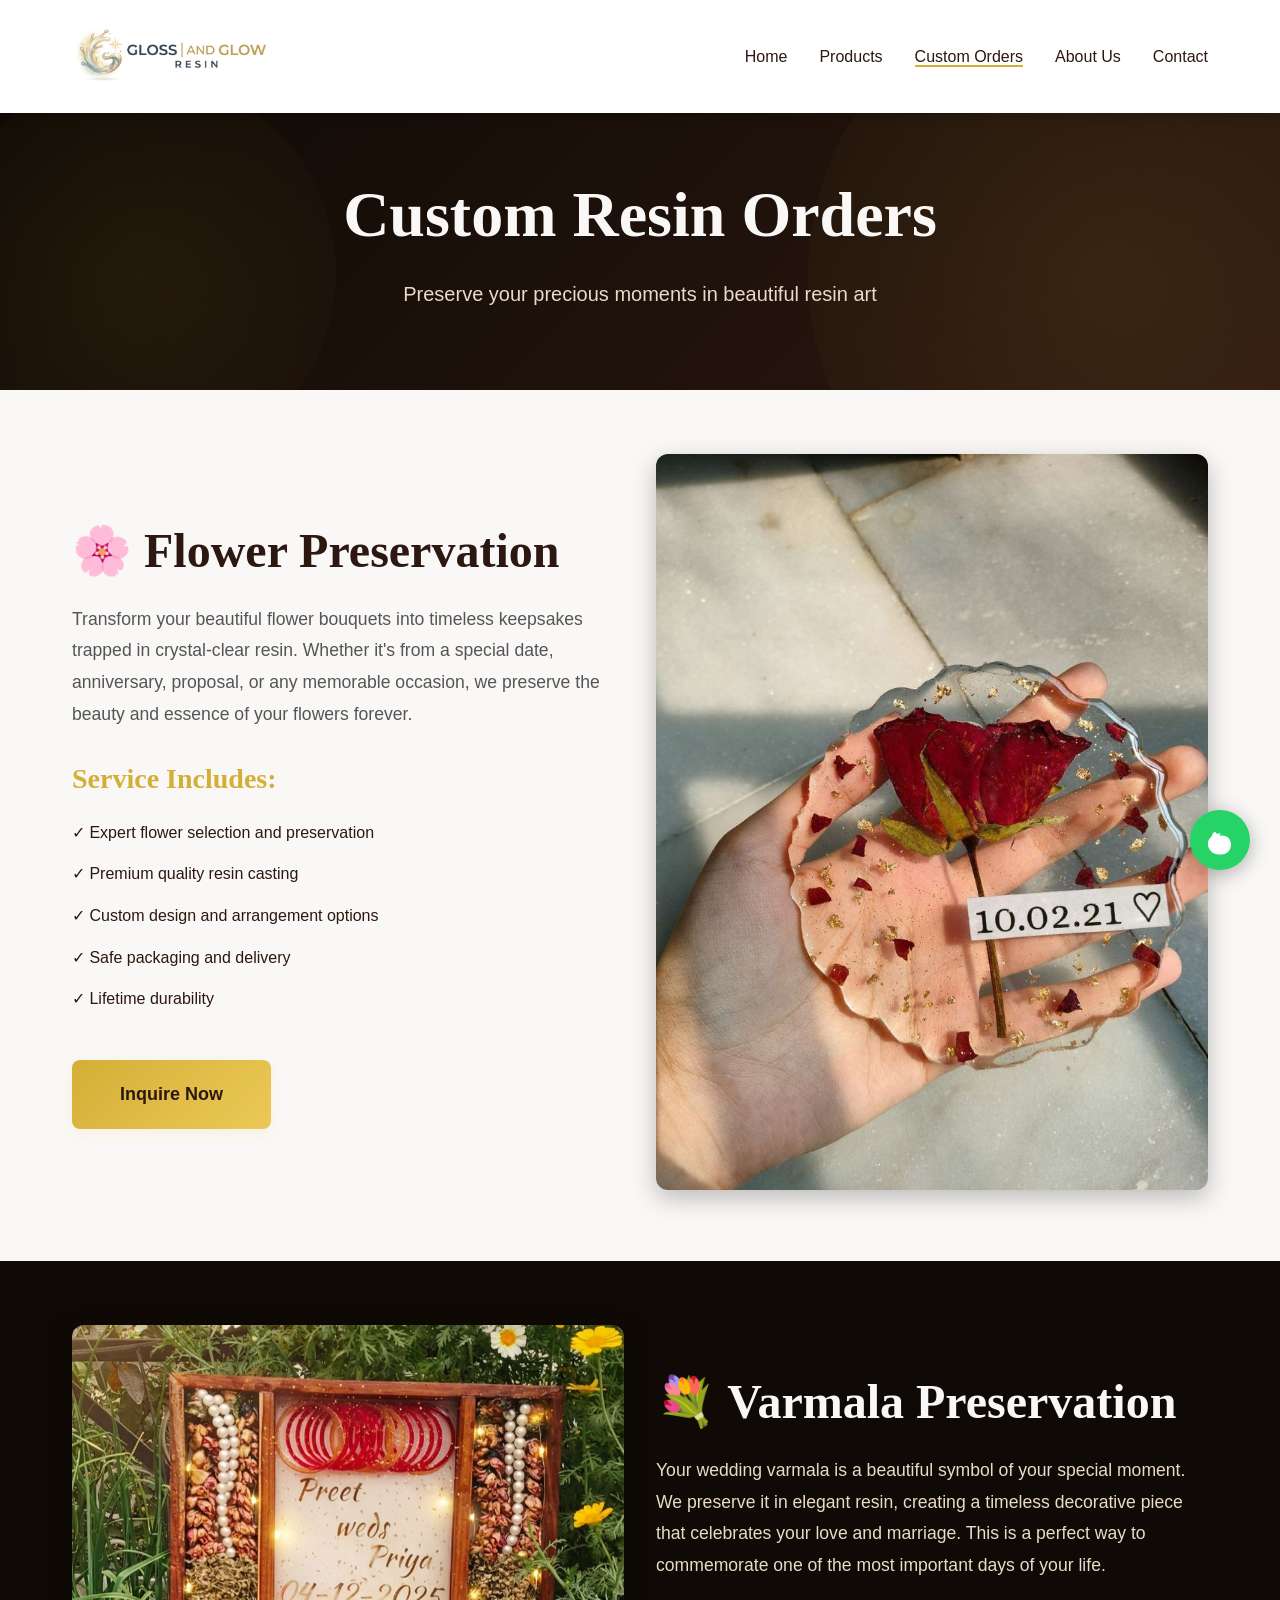
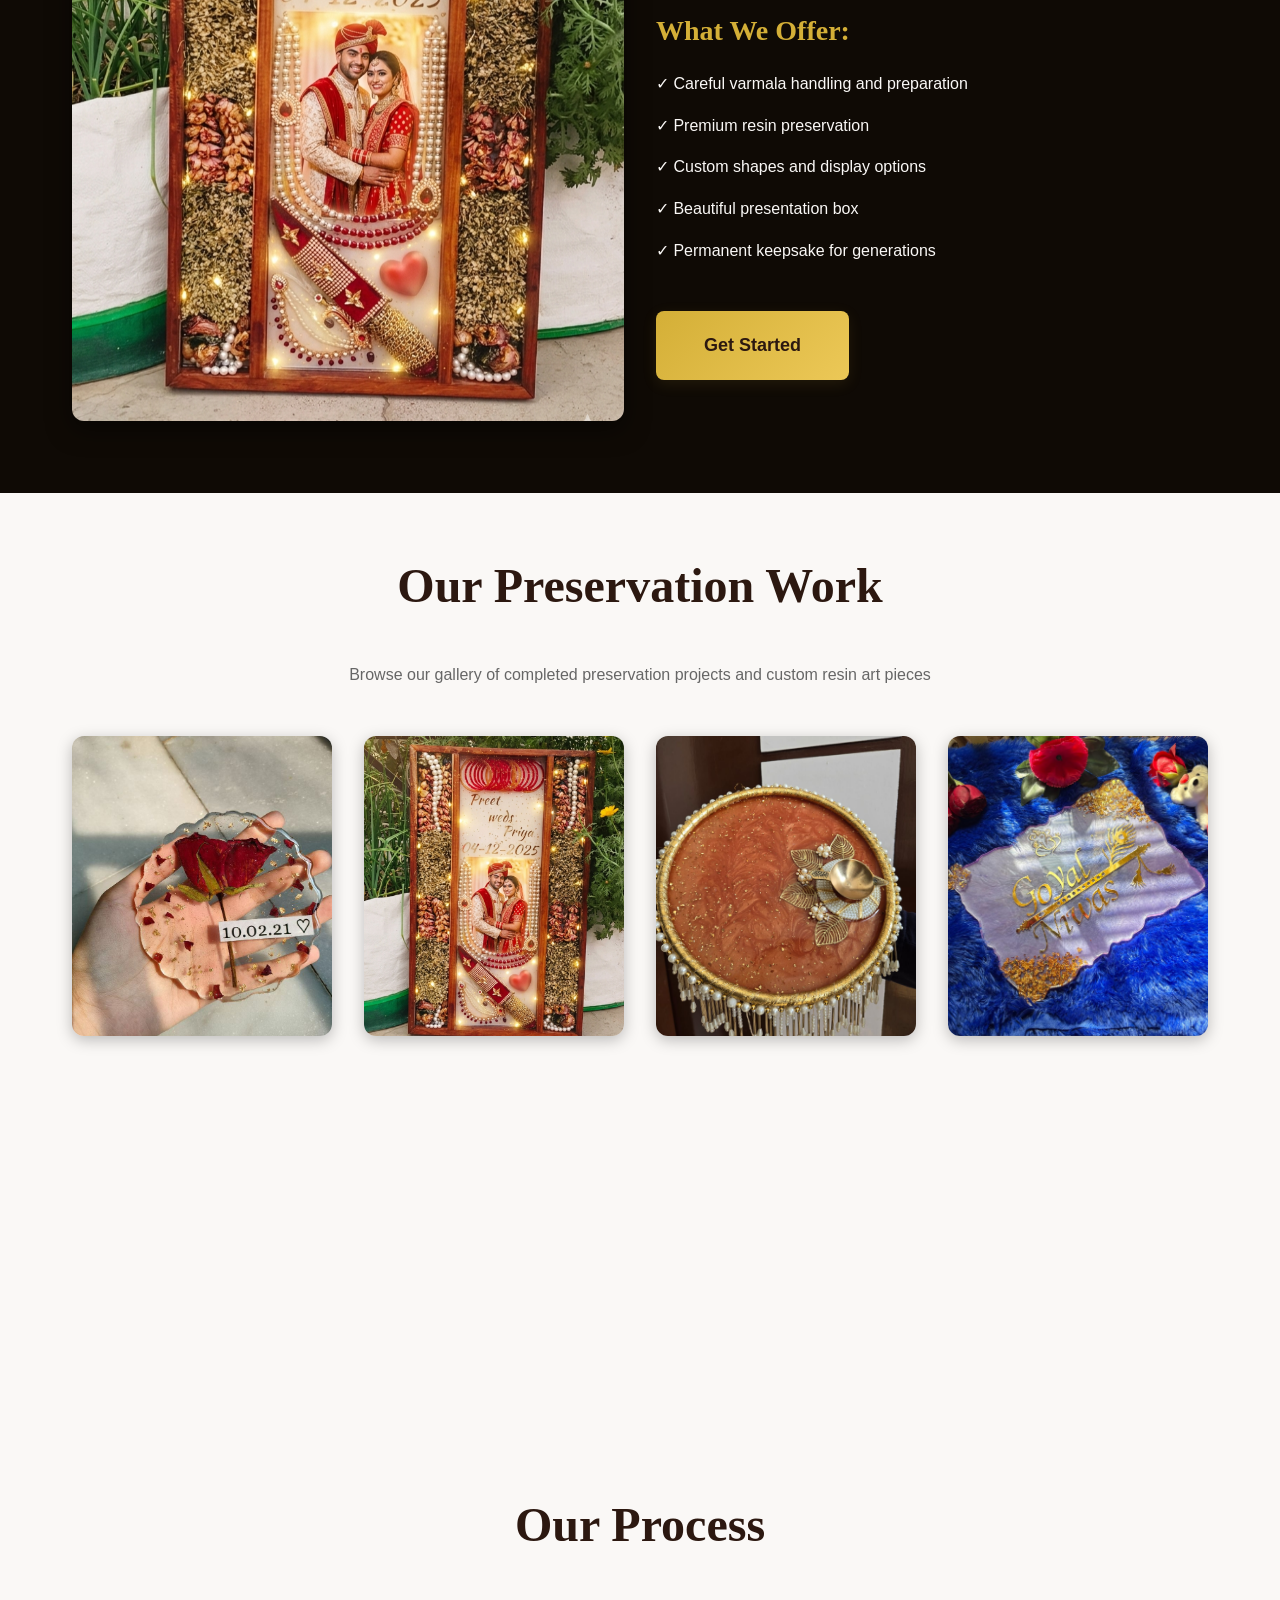
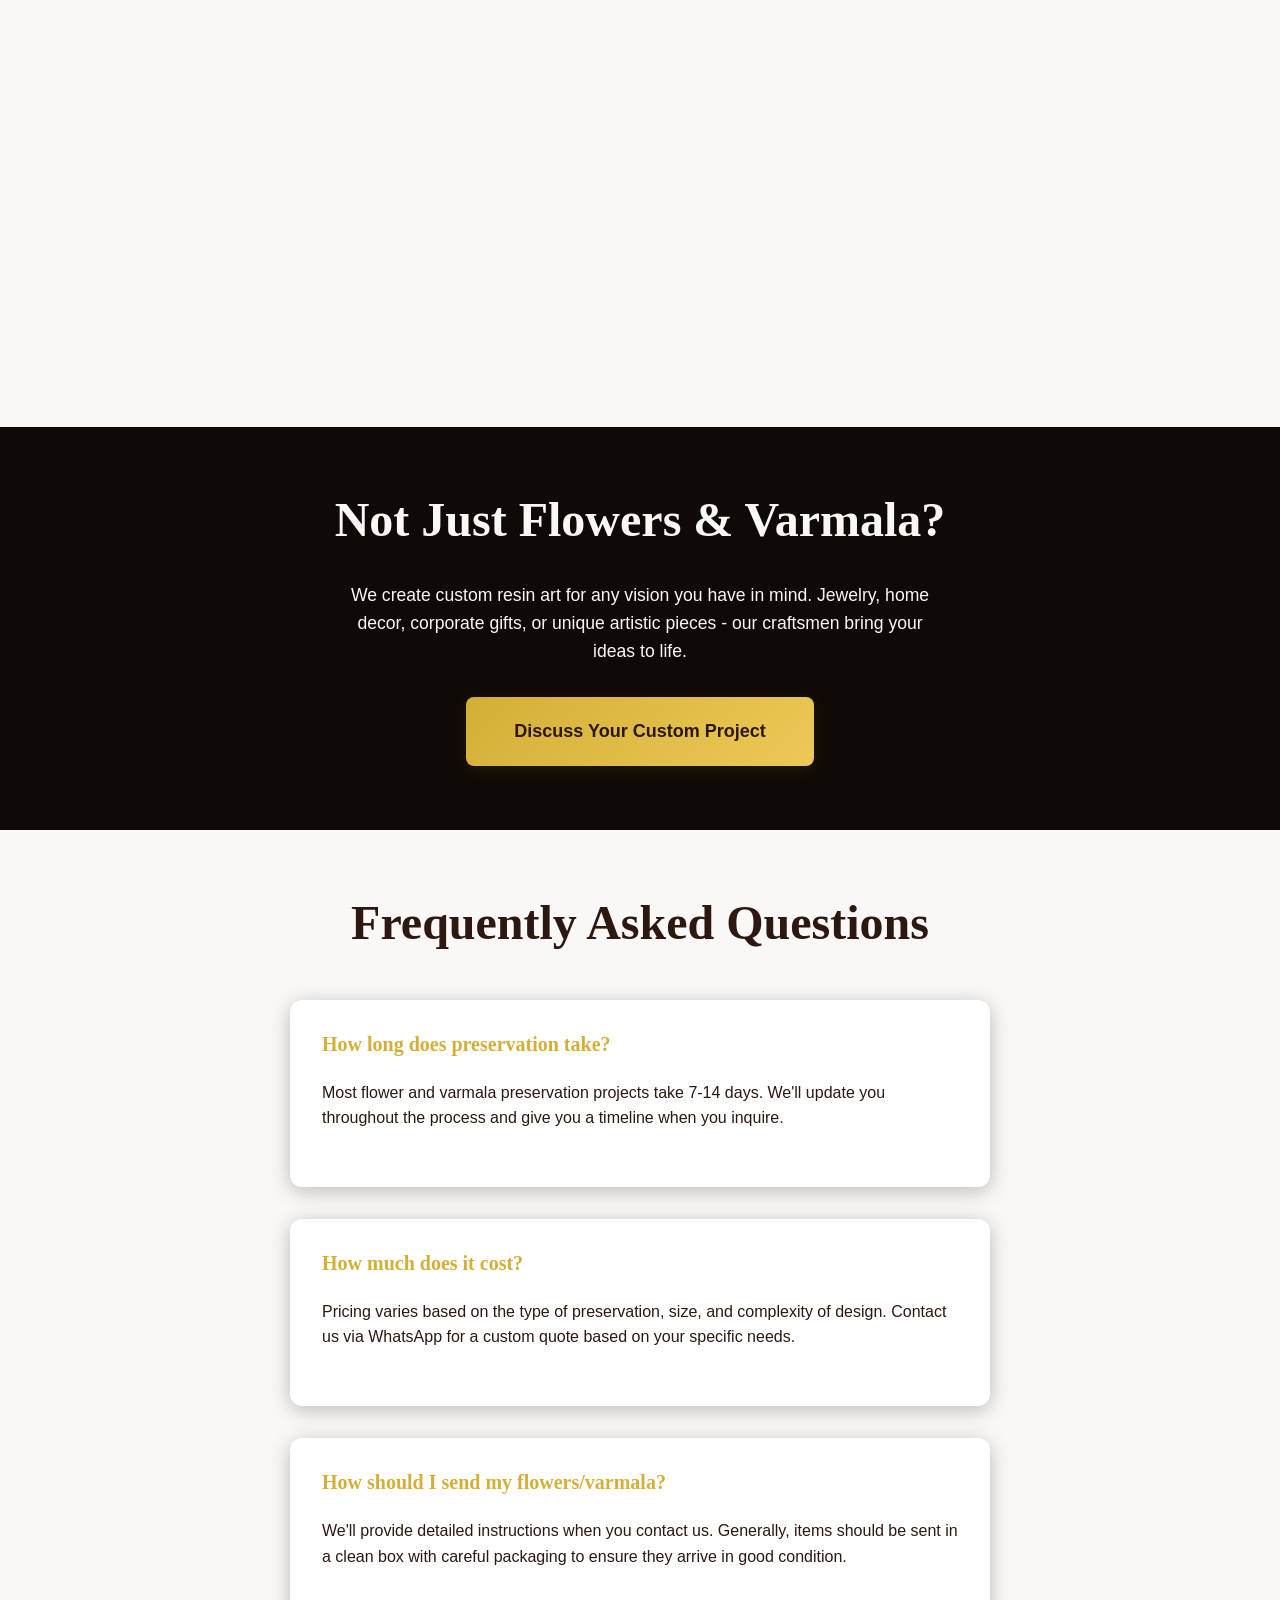
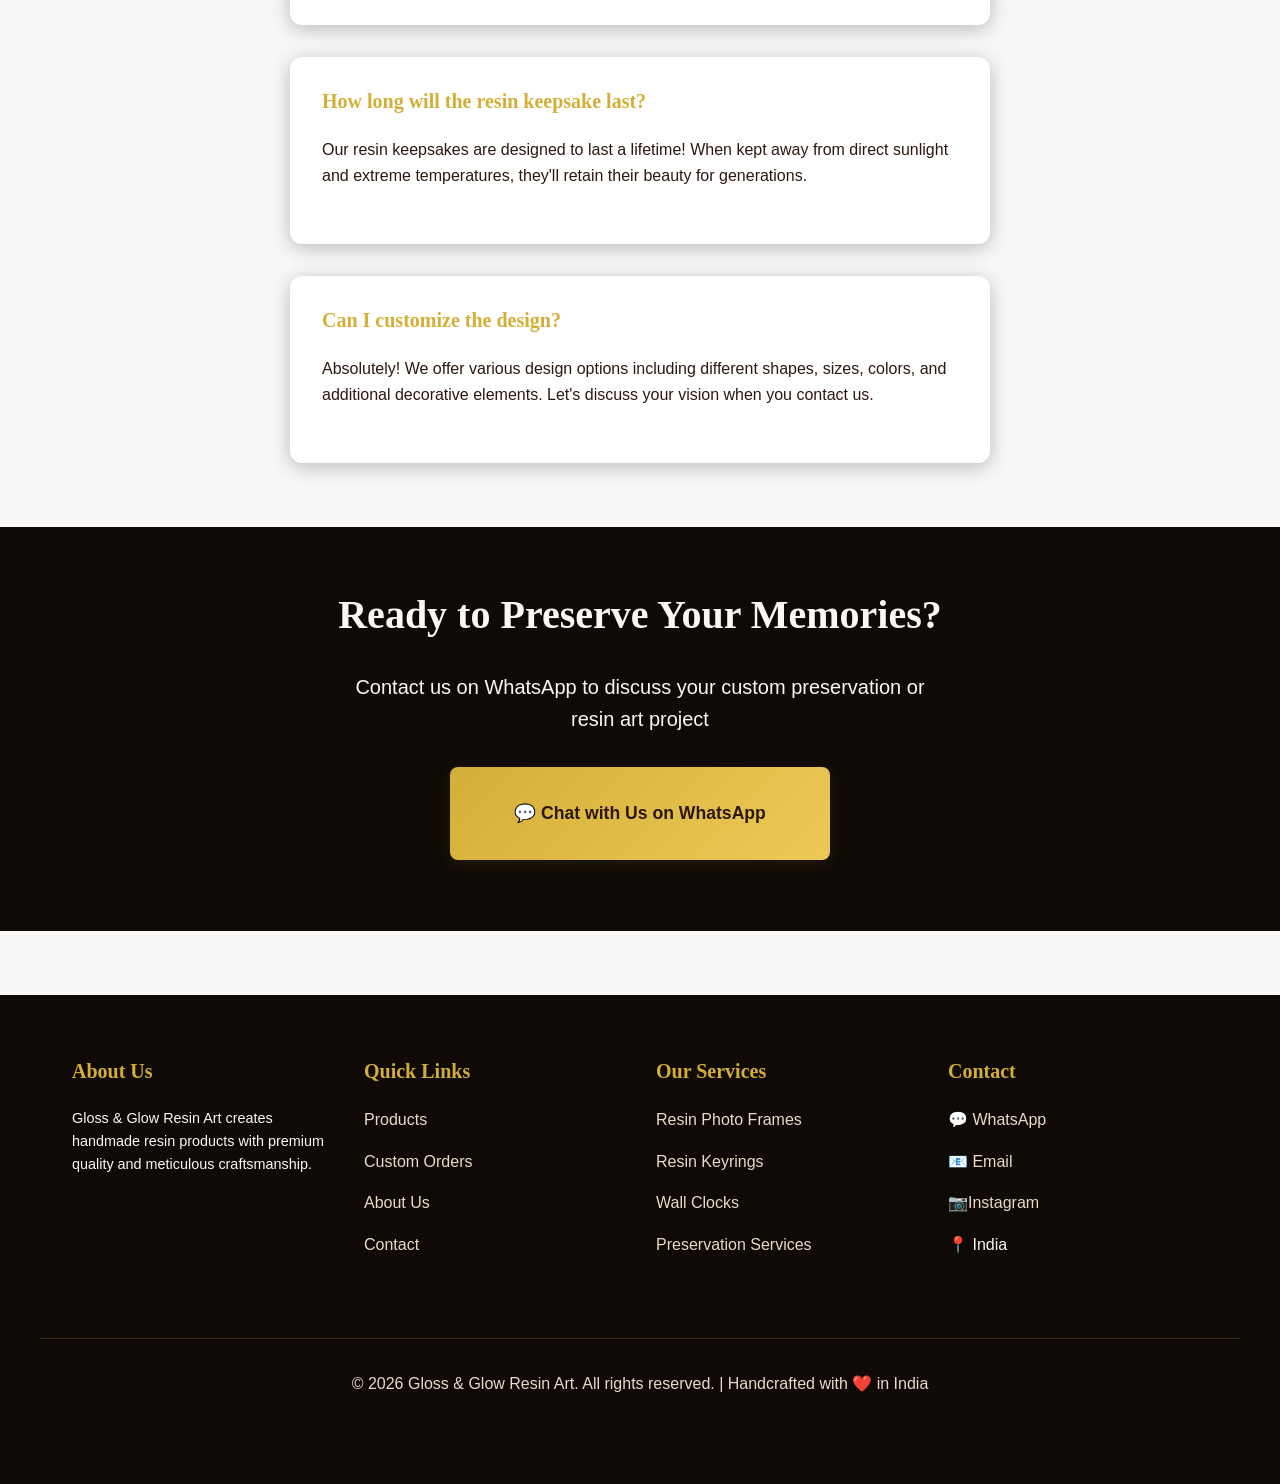
<file: custom-orders.html>
<!DOCTYPE html>
<html lang="en">
<head>
  <meta charset="UTF-8">
  <meta name="viewport" content="width=device-width, initial-scale=1.0">
  <meta name="description" content="Custom Resin Orders & Preservation Services - Flower preservation, varmala preservation, and bespoke resin art">
  <meta name="keywords" content="flower preservation resin, varmala preservation, custom resin art, handmade resin">
  <meta name="author" content="Gloss & Glow Resin Art">
  
  <!-- Open Graph Tags -->
  <meta property="og:title" content="Custom Orders & Preservation Services - Gloss & Glow">
  <meta property="og:description" content="Preserve your special moments in beautiful resin. Flower, varmala, and custom preservation services.">
  <meta property="og:type" content="website">
  
  <title>Custom Resin Orders & Preservation Services | Gloss & Glow Resin Art</title>
  <link rel="stylesheet" href="css/styles.css">
  <link rel="icon" type="image/png" href="assets/images/favicon.png">
</head>
<body>
  <!-- HEADER & NAVIGATION -->
  <header>
    <div class="header-content">
     <a href="index.html" class="logo">
        <img src="assets/images/logo.jpeg" alt="Gloss & Glow Resin Art Logo" class="logo-img">
      </a>
      <nav>
        <ul>
          <li><a href="index.html">Home</a></li>
          <li><a href="products.html">Products</a></li>
          <li><a href="custom-orders.html">Custom Orders</a></li>
          <li><a href="about.html">About Us</a></li>
          <li><a href="contact.html">Contact</a></li>
        </ul>
      </nav>
<button class="hamburger" id="hamburger-toggle" aria-label="Toggle navigation menu">
        <span></span>
        <span></span>
        <span></span>
      </button>
    
    </div>
  </header>



  <!-- FLOATING WHATSAPP BUTTON -->
  <a href="javascript:void(0)" class="whatsapp-float" onclick="openWhatsAppCustom('general')" title="Chat with us on WhatsApp">
    <svg viewBox="0 0 24 24" fill="white">
      <path d="M17.472 14.382c-.297-.149-1.758-.867-2.03-.967-.273-.099-.471-.148-.67.15-.197.297-.767.966-.94 1.164-.173.199-.347.223-.644.075-.297-.15-1.255-.463-2.39-1.475-.883-.788-1.48-1.761-1.653-2.059-.173-.297-.018-.458.13-.606.134-.133.298-.347.446-.52.149-.174.198-.298.298-.497.099-.198.05-.371-.025-.52-.075-.149-.669-1.612-.916-2.207-.242-.579-.487-.5-.67-.51-.173-.008-.371-.01-.57-.01-.198 0-.52.074-.792.372-.272.297-1.04 1.016-1.04 2.479 0 1.462 1.065 2.875 1.213 3.074.149.198 2.096 3.2 5.076 4.487.709.306 1.262.489 1.694.625.712.227 1.36.195 1.871.118.571-.085 1.758-.719 2.006-1.413.248-.694.248-1.289.173-1.413-.074-.124-.272-.198-.57-.347m-5.421-7.403h-.004a9.87 9.87 0 00-4.782 1.176c-1.592.887-2.848 2.217-3.448 3.719-.643 1.671-.595 3.449.068 5.122.667 1.673 1.995 3.1 3.718 3.924 1.672.748 3.97.922 6.203.471 2.555-.51 4.659-2.312 5.204-4.842.312-1.47.226-3.004-.274-4.267-.5-1.262-1.386-2.322-2.653-2.972-1.267-.65-3.093-.92-4.842-.331zm0 0"/>
    </svg>
    <div class="whatsapp-tooltip">Chat with us!</div>
  </a>

  <!-- MAIN CONTENT -->
  <main>
    <!-- HERO SECTION -->
    <section class="hero" style="padding: 4rem var(--spacing-lg) 3rem;">
      <div class="hero-content">
        <h1>Custom Resin Orders</h1>
        <p>Preserve your precious moments in beautiful resin art</p>
      </div>
    </section>

    <!-- FLOWER PRESERVATION SECTION -->
    <section class="section section-light">
      <div class="container">
        <div class="grid grid-2" style="align-items: center;">
          <div class="animate-on-scroll">
            <h2>🌸 Flower Preservation</h2>
            <p style="font-size: 1.1rem; line-height: 1.8; color: #555;">
              Transform your beautiful flower bouquets into timeless keepsakes trapped in crystal-clear resin. Whether it's from a special date, anniversary, proposal, or any memorable occasion, we preserve the beauty and essence of your flowers forever.
            </p>
            
            <h3 style="margin-top: var(--spacing-lg); color: var(--primary-color);">Service Includes:</h3>
            <ul style="list-style: none; padding-left: 0;">
              <li style="margin-bottom: var(--spacing-sm); font-size: 1rem;">✓ Expert flower selection and preservation</li>
              <li style="margin-bottom: var(--spacing-sm); font-size: 1rem;">✓ Premium quality resin casting</li>
              <li style="margin-bottom: var(--spacing-sm); font-size: 1rem;">✓ Custom design and arrangement options</li>
              <li style="margin-bottom: var(--spacing-sm); font-size: 1rem;">✓ Safe packaging and delivery</li>
              <li style="margin-bottom: var(--spacing-sm); font-size: 1rem;">✓ Lifetime durability</li>
            </ul>

            <button class="btn btn-primary btn-lg" onclick="openWhatsAppCustom('flower')" style="margin-top: var(--spacing-lg);">Inquire Now</button>
          </div>

          <div class="animate-on-scroll">
            <img src="assets/images/memory.jpeg" alt="Beautiful flower preservation in resin - handmade keepsake of special moments" style="width: 100%; border-radius: var(--radius-lg); box-shadow: 0 8px 25px var(--shadow-dark);">
          </div>
        </div>
      </div>
    </section>

    <!-- VARMALA PRESERVATION SECTION -->
    <section class="section section-dark">
      <div class="container">
        <div class="grid grid-2" style="align-items: center;">
          <div class="animate-on-scroll">
            <img src="assets/images/varmala.png" alt="Wedding varmala preserved in elegant resin - timeless wedding keepsake" style="width: 100%; border-radius: var(--radius-lg); box-shadow: 0 8px 25px rgba(0, 0, 0, 0.5);">
          </div>

          <div class="animate-on-scroll">
            <h2 class="text-light">💐 Varmala Preservation</h2>
            <p style="font-size: 1.1rem; line-height: 1.8; color: var(--accent-color);">
              Your wedding varmala is a beautiful symbol of your special moment. We preserve it in elegant resin, creating a timeless decorative piece that celebrates your love and marriage. This is a perfect way to commemorate one of the most important days of your life.
            </p>
            
            <h3 style="margin-top: var(--spacing-lg); color: var(--primary-color);">What We Offer:</h3>
            <ul style="list-style: none; padding-left: 0;">
              <li style="margin-bottom: var(--spacing-sm); font-size: 1rem; color: var(--text-light);">✓ Careful varmala handling and preparation</li>
              <li style="margin-bottom: var(--spacing-sm); font-size: 1rem; color: var(--text-light);">✓ Premium resin preservation</li>
              <li style="margin-bottom: var(--spacing-sm); font-size: 1rem; color: var(--text-light);">✓ Custom shapes and display options</li>
              <li style="margin-bottom: var(--spacing-sm); font-size: 1rem; color: var(--text-light);">✓ Beautiful presentation box</li>
              <li style="margin-bottom: var(--spacing-sm); font-size: 1rem; color: var(--text-light);">✓ Permanent keepsake for generations</li>
            </ul>

            <button class="btn btn-primary btn-lg" onclick="openWhatsAppCustom('varmala')" style="margin-top: var(--spacing-lg);">Get Started</button>
          </div>
        </div>
      </div>
    </section>

    <!-- GALLERY SECTION -->
    <section class="section section-light">
      <div class="container">
        <h2 class="text-center mb-4">Our Preservation Work</h2>
        <p class="text-center" style="max-width: 600px; margin: 0 auto 3rem; color: #666;">
          Browse our gallery of completed preservation projects and custom resin art pieces
        </p>

        <div class="gallery">
          <div class="gallery-item animate-on-scroll">
            <img src="assets/images/memory.jpeg" alt="Preserved flower arrangement in resin - customer testimonial">
            <div class="gallery-overlay">
              <p style="color: white; font-weight: 600;">Flower Preservation</p>
            </div>
          </div>

          <div class="gallery-item animate-on-scroll">
            <img src="assets/images/varmala.png" alt="Wedding varmala preserved in elegant resin display">
            <div class="gallery-overlay">
              <p style="color: white; font-weight: 600;">Varmala Preservation</p>
            </div>
          </div>

          <div class="gallery-item animate-on-scroll">
            <img src="assets/images/plate.jpeg" alt="Custom resin art piece with embedded flowers">
            <div class="gallery-overlay">
              <p style="color: white; font-weight: 600;">Custom Resin Art</p>
            </div>
          </div>

          <div class="gallery-item animate-on-scroll">
            <img src="assets/images/namplate.jpeg" alt="Personalized resin keepsake with dried flowers">
            <div class="gallery-overlay">
              <p style="color: white; font-weight: 600;">Custom Design</p>
            </div>
          </div>

          <div class="gallery-item animate-on-scroll">
            <img src="assets/images/keyring.jpeg" alt="Resin preservation containing flowers and memorable items">
            <div class="gallery-overlay">
              <p style="color: white; font-weight: 600;">Mixed Media Preservation</p>
            </div>
          </div>

          <div class="gallery-item animate-on-scroll">
            <img src="assets/images/frame.jpg" alt="Handmade resin preservation showcasing artistry and detail">
            <div class="gallery-overlay">
              <p style="color: white; font-weight: 600;">Artisan Craftsmanship</p>
            </div>
          </div>
        </div>
      </div>
    </section>

    <!-- PROCESS SECTION -->
    <section class="section section-light">
      <div class="container">
        <h2 class="text-center mb-4">Our Process</h2>
        
        <div class="grid grid-4">
          <div class="card animate-on-scroll">
            <div class="card-body text-center">
              <div style="font-size: 2.5rem; margin-bottom: var(--spacing-md);">📦</div>
              <h3 style="color: var(--primary-color); margin-bottom: var(--spacing-sm);">Step 1: Collection</h3>
              <p>Send us your flowers or varmala in good condition. We'll provide instructions for safe packaging.</p>
            </div>
          </div>

          <div class="card animate-on-scroll">
            <div class="card-body text-center">
              <div style="font-size: 2.5rem; margin-bottom: var(--spacing-md);">🔧</div>
              <h3 style="color: var(--primary-color); margin-bottom: var(--spacing-sm);">Step 2: Preparation</h3>
              <p>Our craftsmen carefully prepare and preserve your flowers or varmala using specialized techniques.</p>
            </div>
          </div>

          <div class="card animate-on-scroll">
            <div class="card-body text-center">
              <div style="font-size: 2.5rem; margin-bottom: var(--spacing-md);">🎨</div>
              <h3 style="color: var(--primary-color); margin-bottom: var(--spacing-sm);">Step 3: Casting</h3>
              <p>We pour premium resin and create the perfect design to showcase your precious items beautifully.</p>
            </div>
          </div>

          <div class="card animate-on-scroll">
            <div class="card-body text-center">
              <div style="font-size: 2.5rem; margin-bottom: var(--spacing-md);">✨</div>
              <h3 style="color: var(--primary-color); margin-bottom: var(--spacing-sm);">Step 4: Delivery</h3>
              <p>Your finished keepsake is carefully packaged and delivered to your doorstep.</p>
            </div>
          </div>
        </div>
      </div>
    </section>

    <!-- CUSTOM ORDERS SECTION -->
    <section class="section section-dark">
      <div class="container text-center">
        <h2 class="text-light mb-3">Not Just Flowers & Varmala?</h2>
        <p class="text-light" style="max-width: 600px; margin: 0 auto 2rem; font-size: 1.1rem;">
          We create custom resin art for any vision you have in mind. Jewelry, home decor, corporate gifts, or unique artistic pieces - our craftsmen bring your ideas to life.
        </p>
        <button class="btn btn-primary btn-lg" onclick="openWhatsAppCustom('custom')">Discuss Your Custom Project</button>
      </div>
    </section>

    <!-- FAQ SECTION -->
    <section class="section section-light">
      <div class="container">
        <h2 class="text-center mb-4">Frequently Asked Questions</h2>
        
        <div style="max-width: 700px; margin: 0 auto;">
          <div class="card animate-on-scroll" style="margin-bottom: var(--spacing-lg);">
            <div class="card-body">
              <h4 style="color: var(--primary-color); margin-bottom: var(--spacing-md);">How long does preservation take?</h4>
              <p>Most flower and varmala preservation projects take 7-14 days. We'll update you throughout the process and give you a timeline when you inquire.</p>
            </div>
          </div>

          <div class="card animate-on-scroll" style="margin-bottom: var(--spacing-lg);">
            <div class="card-body">
              <h4 style="color: var(--primary-color); margin-bottom: var(--spacing-md);">How much does it cost?</h4>
              <p>Pricing varies based on the type of preservation, size, and complexity of design. Contact us via WhatsApp for a custom quote based on your specific needs.</p>
            </div>
          </div>

          <div class="card animate-on-scroll" style="margin-bottom: var(--spacing-lg);">
            <div class="card-body">
              <h4 style="color: var(--primary-color); margin-bottom: var(--spacing-md);">How should I send my flowers/varmala?</h4>
              <p>We'll provide detailed instructions when you contact us. Generally, items should be sent in a clean box with careful packaging to ensure they arrive in good condition.</p>
            </div>
          </div>

          <div class="card animate-on-scroll" style="margin-bottom: var(--spacing-lg);">
            <div class="card-body">
              <h4 style="color: var(--primary-color); margin-bottom: var(--spacing-md);">How long will the resin keepsake last?</h4>
              <p>Our resin keepsakes are designed to last a lifetime! When kept away from direct sunlight and extreme temperatures, they'll retain their beauty for generations.</p>
            </div>
          </div>

          <div class="card animate-on-scroll">
            <div class="card-body">
              <h4 style="color: var(--primary-color); margin-bottom: var(--spacing-md);">Can I customize the design?</h4>
              <p>Absolutely! We offer various design options including different shapes, sizes, colors, and additional decorative elements. Let's discuss your vision when you contact us.</p>
            </div>
          </div>
        </div>
      </div>
    </section>

    <!-- LARGE CTA -->
    <section class="section section-dark" style="text-align: center; padding: 4rem var(--spacing-lg);">
      <h2 class="text-light" style="font-size: 2.5rem; margin-bottom: var(--spacing-lg);">Ready to Preserve Your Memories?</h2>
      <p class="text-light" style="max-width: 600px; margin: 0 auto 2rem; font-size: 1.25rem;">
        Contact us on WhatsApp to discuss your custom preservation or resin art project
      </p>
      <a href="javascript:void(0)" onclick="openWhatsAppCustom('general')" class="btn btn-primary btn-lg" style="font-size: 1.1rem; padding: var(--spacing-lg) var(--spacing-2xl);">
        💬 Chat with Us on WhatsApp
      </a>
    </section>
  </main>

  <!-- FOOTER -->
  <footer>
    <div class="footer-content">
      <div class="footer-section">
        <h4>About Us</h4>
        <p style="font-size: 0.9rem;">Gloss & Glow Resin Art creates handmade resin products with premium quality and meticulous craftsmanship.</p>
      </div>

      <div class="footer-section">
        <h4>Quick Links</h4>
        <ul>
          <li><a href="products.html">Products</a></li>
          <li><a href="custom-orders.html">Custom Orders</a></li>
          <li><a href="about.html">About Us</a></li>
          <li><a href="contact.html">Contact</a></li>
        </ul>
      </div>

      <div class="footer-section">
        <h4>Our Services</h4>
        <ul>
          <li><a href="#">Resin Photo Frames</a></li>
          <li><a href="#">Resin Keyrings</a></li>
          <li><a href="#">Wall Clocks</a></li>
          <li><a href="custom-orders.html">Preservation Services</a></li>
        </ul>
      </div>

      <div class="footer-section">
        <h4>Contact</h4>
        <ul>
          <li><a href="javascript:void(0)" onclick="openWhatsAppCustom('general')">💬 WhatsApp</a></li>
          <li><a href="mailto:glossandglowresin@gmail.com">📧 Email</a></li>
          <li><a href="https://www.instagram.com/glossandglowresin7" target="_blank">📷Instagram</a></li>
          <li>📍 India</li>
        </ul>
      </div>
    </div>

    <div class="footer-bottom">
      <p>&copy; 2026 Gloss & Glow Resin Art. All rights reserved. | Handcrafted with ❤️ in India</p>
    </div>
  </footer>
  <!-- SCRIPTS -->
  <script src="js/products.js"></script>
  <script src="js/utils.js"></script>
  <script>
    document.addEventListener('DOMContentLoaded', () => {
      setActiveNav('custom-orders.html');
    });
  </script>
</body>
</html>
</file>
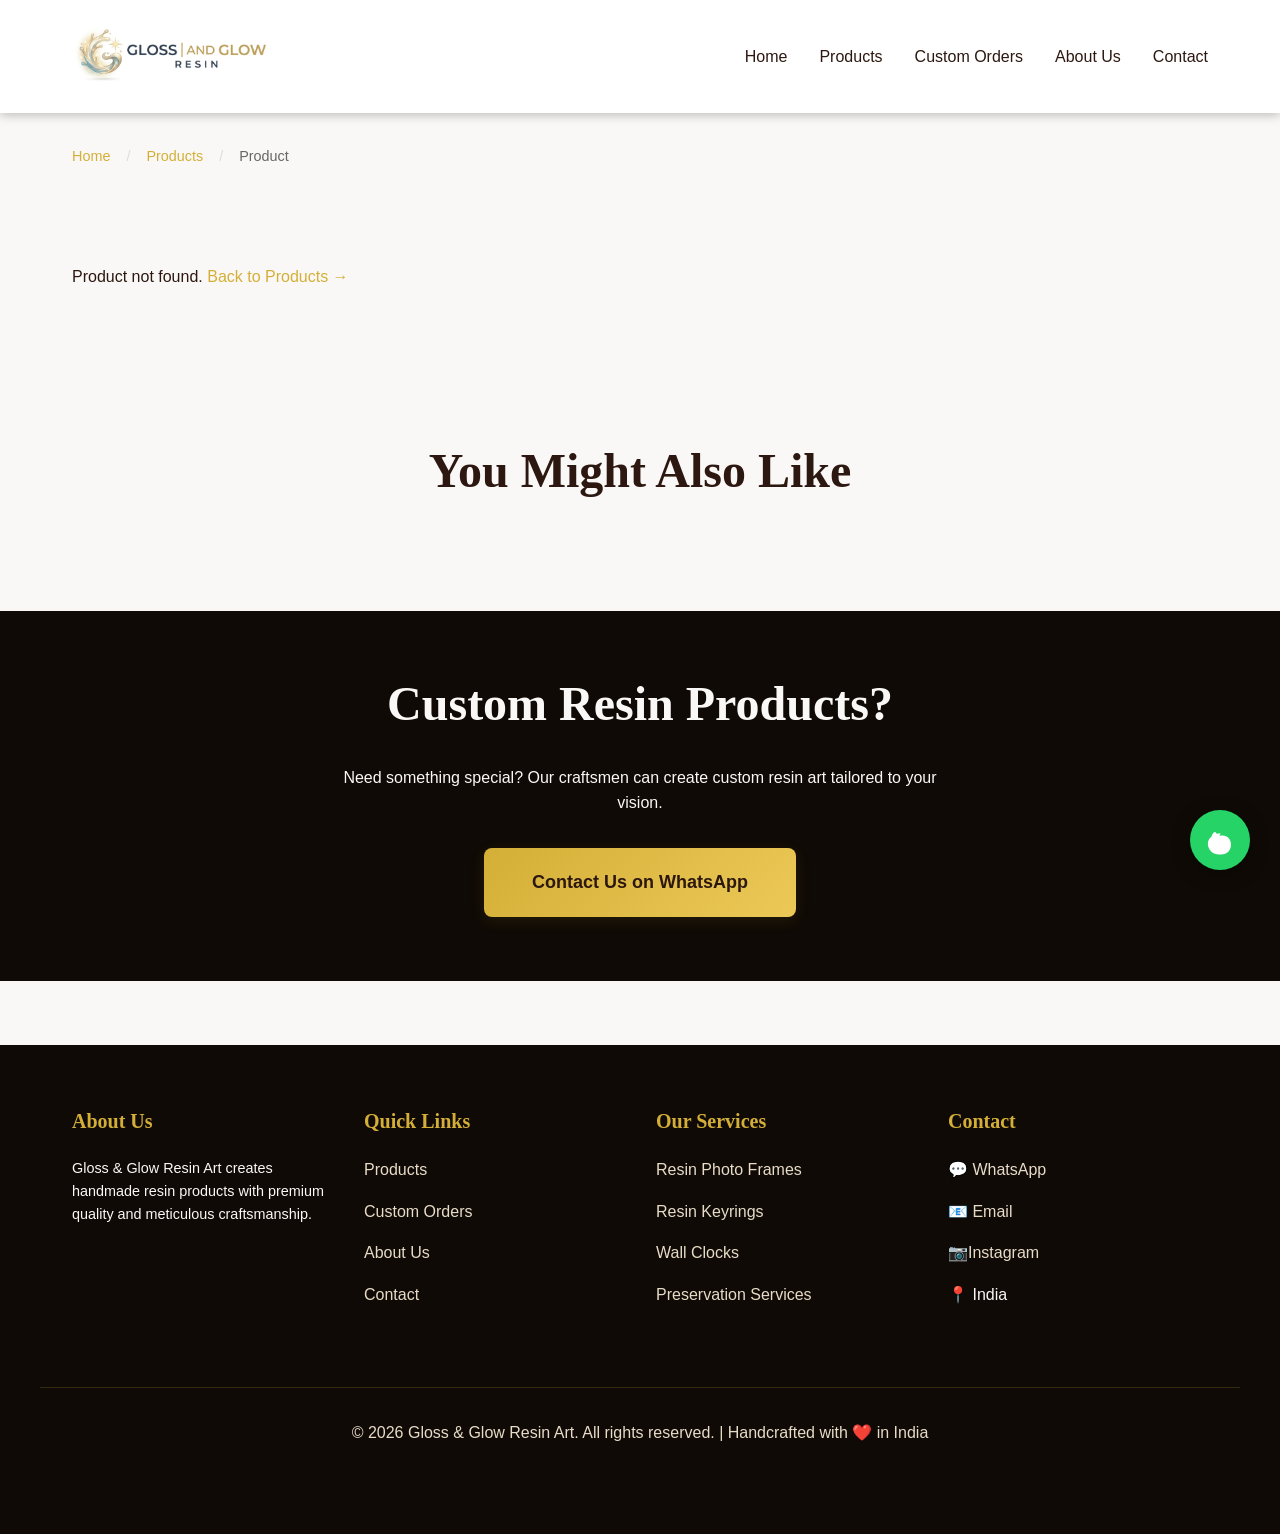
<file: product.html>
<!DOCTYPE html>
<html lang="en">
<head>
  <meta charset="UTF-8">
  <meta name="viewport" content="width=device-width, initial-scale=1.0">
  <meta name="description" content="Premium handmade resin products - View details, sizes, prices & add to cart">
  <meta name="keywords" content="resin art, handmade resin, premium quality, custom orders">
  <meta name="author" content="Gloss & Glow Resin Art">
  
  <title>Product Details - Gloss & Glow Resin Art</title>
  <link rel="stylesheet" href="css/styles.css">
  <link rel="icon" type="image/png" href="assets/images/favicon.png">
</head>
<body>
  <!-- HEADER & NAVIGATION -->
  <header>
    <div class="header-content">
      <a href="index.html" class="logo">
        <img src="assets/images/logo.jpeg" alt="Gloss & Glow Resin Art Logo" class="logo-img">
      </a>
      <nav>
        <ul>
          <li><a href="index.html">Home</a></li>
          <li><a href="products.html">Products</a></li>
          <li><a href="custom-orders.html">Custom Orders</a></li>
          <li><a href="about.html">About Us</a></li>
          <li><a href="contact.html">Contact</a></li>
        </ul>
      </nav>

      <button class="hamburger" id="hamburger-toggle" aria-label="Toggle navigation menu">
        <span></span>
        <span></span>
        <span></span>
      </button>
    </div>
  </header>

  <!-- FLOATING WHATSAPP BUTTON -->
  <a href="javascript:void(0)" class="whatsapp-float" onclick="openWhatsAppCustom('general')" title="Chat with us on WhatsApp">
    <svg viewBox="0 0 24 24" fill="white">
      <path d="M17.472 14.382c-.297-.149-1.758-.867-2.03-.967-.273-.099-.471-.148-.67.15-.197.297-.767.966-.94 1.164-.173.199-.347.223-.644.075-.297-.15-1.255-.463-2.39-1.475-.883-.788-1.48-1.761-1.653-2.059-.173-.297-.018-.458.13-.606.134-.133.298-.347.446-.52.149-.174.198-.298.298-.497.099-.198.05-.371-.025-.52-.075-.149-.669-1.612-.916-2.207-.242-.579-.487-.5-.67-.51-.173-.008-.371-.01-.57-.01-.198 0-.52.074-.792.372-.272.297-1.04 1.016-1.04 2.479 0 1.462 1.065 2.875 1.213 3.074.149.198 2.096 3.2 5.076 4.487.709.306 1.262.489 1.694.625.712.227 1.36.195 1.871.118.571-.085 1.758-.719 2.006-1.413.248-.694.248-1.289.173-1.413-.074-.124-.272-.198-.57-.347m-5.421-7.403h-.004a9.87 9.87 0 00-4.782 1.176c-1.592.887-2.848 2.217-3.448 3.719-.643 1.671-.595 3.449.068 5.122.667 1.673 1.995 3.1 3.718 3.924 1.672.748 3.97.922 6.203.471 2.555-.51 4.659-2.312 5.204-4.842.312-1.47.226-3.004-.274-4.267-.5-1.262-1.386-2.322-2.653-2.972-1.267-.65-3.093-.92-4.842-.331zm0 0"/>
    </svg>
    <div class="whatsapp-tooltip">Chat with us!</div>
  </a>

  <!-- MAIN CONTENT -->
  <main>
    <!-- BREADCRUMB -->
    <section class="section section-light" style="padding: var(--spacing-lg) 0 0;">
      <div class="container">
        <div class="breadcrumb">
          <a href="index.html">Home</a>
          <span class="breadcrumb-separator">/</span>
          <a href="products.html">Products</a>
          <span class="breadcrumb-separator">/</span>
          <span id="breadcrumb-product">Product</span>
        </div>
      </div>
    </section>

    <!-- PRODUCT DETAILS SECTION -->
    <section class="section section-light" id="product-detail">
      <div class="container">
        <div class="grid grid-2" style="align-items: start;">
          <!-- PRODUCT IMAGE -->
          <div class="animate-on-scroll">
            <div class="product-image-wrapper" style="height: 500px; position: relative; cursor: zoom-in;" id="product-image-container">
              <img id="product-image-main" src="assets/images/frame.jpg" alt="Product Image" style="width: 100%; height: 100%; object-fit: cover;">
            </div>
            <p style="margin-top: var(--spacing-md); color: #999; font-size: 0.9rem;">💡 Hover over image to zoom</p>
          </div>

          <!-- PRODUCT INFO -->
          <div class="animate-on-scroll">
            <span class="product-category" id="product-category">Photo Frames</span>
            <h1 id="product-name" style="margin-bottom: var(--spacing-sm);">Product Name</h1>
            
            <div class="product-price" id="product-price" style="margin-bottom: var(--spacing-lg);">₹350</div>
            
            <p id="product-description" class="card-description" style="margin-bottom: var(--spacing-lg);">
              Product description goes here
            </p>

            

            <!-- ACTION BUTTONS -->
            <div class="grid grid-2" style="gap: var(--spacing-sm); margin-bottom: var(--spacing-lg);">
              <button class="btn btn-secondary btn-lg" id="whatsapp-btn" style="padding: var(--spacing-md);">WhatsApp Order</button>
            </div>

            <!-- PRODUCT DETAILS -->
            <div style="background: #f9f9f9; padding: var(--spacing-lg); border-radius: var(--radius-md); margin-top: var(--spacing-lg);">
              <h3 style="margin-bottom: var(--spacing-md); color: var(--primary-color);">Product Details</h3>
              <p id="product-details">Detailed product information will be displayed here.</p>
              
              <div style="margin-top: var(--spacing-lg); border-top: 1px solid #ddd; padding-top: var(--spacing-lg);">
                <h4 style="margin-bottom: var(--spacing-sm); color: var(--secondary-color);">✨ Key Features</h4>
                <ul style="list-style: none; padding-left: 0;">
                  <li style="margin-bottom: var(--spacing-xs);">✓ Handmade with premium resin</li>
                  <li style="margin-bottom: var(--spacing-xs);">✓ Unique and durable</li>
                  <li style="margin-bottom: var(--spacing-xs);">✓ Carefully packaged for safe delivery</li>
                  <li style="margin-bottom: var(--spacing-xs);">✓ Perfect gift for loved ones</li>
                </ul>
              </div>
            </div>
          </div>
        </div>
      </div>
    </section>

    <!-- RELATED PRODUCTS SECTION -->
    <section class="section section-light">
      <div class="container">
        <h2 class="text-center mb-4">You Might Also Like</h2>
        <div class="products-container" id="related-products" style="grid-template-columns: repeat(auto-fill, minmax(250px, 1fr));">
          <!-- Related products will be rendered here -->
        </div>
      </div>
    </section>

    <!-- CTA SECTION -->
    <section class="section section-dark">
      <div class="container text-center">
        <h2 class="text-light mb-3">Custom Resin Products?</h2>
        <p class="text-light" style="max-width: 600px; margin: 0 auto 2rem;">
          Need something special? Our craftsmen can create custom resin art tailored to your vision.
        </p>
        <button class="btn btn-primary btn-lg" onclick="openWhatsAppCustom('general')">Contact Us on WhatsApp</button>
      </div>
    </section>
  </main>

  <!-- FOOTER -->
  <footer>
    <div class="footer-content">
      <div class="footer-section">
        <h4>About Us</h4>
        <p style="font-size: 0.9rem;">Gloss & Glow Resin Art creates handmade resin products with premium quality and meticulous craftsmanship.</p>
      </div>

      <div class="footer-section">
        <h4>Quick Links</h4>
        <ul>
          <li><a href="products.html">Products</a></li>
          <li><a href="custom-orders.html">Custom Orders</a></li>
          <li><a href="about.html">About Us</a></li>
          <li><a href="contact.html">Contact</a></li>
        </ul>
      </div>

      <div class="footer-section">
        <h4>Our Services</h4>
        <ul>
          <li><a href="#">Resin Photo Frames</a></li>
          <li><a href="#">Resin Keyrings</a></li>
          <li><a href="#">Wall Clocks</a></li>
          <li><a href="custom-orders.html">Preservation Services</a></li>
        </ul>
      </div>

      <div class="footer-section">
        <h4>Contact</h4>
        <ul>
          <li><a href="javascript:void(0)" onclick="openWhatsAppCustom('general')">💬 WhatsApp</a></li>
          <li><a href="mailto:glossandglowresin@gmail.com">📧 Email</a></li>
          <li><a href="https://www.instagram.com/glossandglowresin7" target="_blank">📷Instagram</a></li>
          <li>📍 India</li>
        </ul>
      </div>
    </div>

    <div class="footer-bottom">
      <p>&copy; 2026 Gloss & Glow Resin Art. All rights reserved. | Handcrafted with ❤️ in India</p>
    </div>
  </footer>
  <!-- SCRIPTS -->
  <script src="js/products.js"></script>
  <script src="js/utils.js"></script>
  <script>
    document.addEventListener('DOMContentLoaded', () => {
      const productId = getUrlParameter('id');
      const product = getProductById(productId);

      if (!product) {
        document.getElementById('product-detail').innerHTML = '<div class="container"><p>Product not found. <a href="products.html">Back to Products →</a></p></div>';
        return;
      }

      // Populate product details
      document.getElementById('breadcrumb-product').textContent = product.name;
      document.getElementById('product-name').textContent = product.name;
      document.getElementById('product-category').textContent = categories[product.category] || product.category;
      document.getElementById('product-price').textContent = formatPrice(product.price);
      document.getElementById('product-description').textContent = product.description;
      document.getElementById('product-details').textContent = product.details;
      document.getElementById('product-image-main').src = `assets/images/${product.image}`;
      document.getElementById('product-image-main').alt = product.name;

      // Populate size select
      const sizeSelect = document.getElementById('size-select');
      product.sizes.forEach(size => {
        const option = document.createElement('option');
        option.value = size;
        option.textContent = size;
        sizeSelect.appendChild(option);
      });

      // Set first size as default
      if (product.sizes.length > 0) {
        sizeSelect.value = product.sizes[0];
      }

      // Image zoom effect
      const imageContainer = document.getElementById('product-image-container');
      const image = document.getElementById('product-image-main');

      imageContainer.addEventListener('mousemove', (e) => {
        const rect = imageContainer.getBoundingClientRect();
        const x = e.clientX - rect.left;
        const y = e.clientY - rect.top;
        const xPercent = (x / rect.width) * 100;
        const yPercent = (y / rect.height) * 100;

        image.style.transformOrigin = `${xPercent}% ${yPercent}%`;
        image.style.transform = 'scale(1.5)';
      });

      imageContainer.addEventListener('mouseleave', () => {
        image.style.transform = 'scale(1)';
      });

      // Add to cart button
      const addToCartBtn = document.getElementById('add-to-cart-btn');
      if (product.price > 0) {
        addToCartBtn.addEventListener('click', () => {
          const selectedSize = document.getElementById('size-select').value;
          const quantity = parseInt(document.getElementById('quantity-select').value);

          if (!selectedSize) {
            alert('Please select a size');
            return;
          }

          for (let i = 0; i < quantity; i++) {
            cart.addItem(product, selectedSize);
          }

          const originalText = addToCartBtn.textContent;
          addToCartBtn.textContent = '✓ Added to Cart!';
          addToCartBtn.disabled = true;
          setTimeout(() => {
            addToCartBtn.textContent = originalText;
            addToCartBtn.disabled = false;
          }, 2000);
        });
      } else {
        addToCartBtn.style.display = 'none';
      }

      // WhatsApp button
      const whatsappBtn = document.getElementById('whatsapp-btn');
      whatsappBtn.addEventListener('click', () => {
        const selectedSize = document.getElementById('size-select').value;
        const quantity = parseInt(document.getElementById('quantity-select').value);

        let message = `*${product.name}*\n`;
        if (selectedSize) message += `Size: ${selectedSize}\n`;
        message += `Quantity: ${quantity}\n`;
        if (product.price > 0) message += `Price: ${formatPrice(product.price * quantity)}\n\n`;
        message += `Please confirm this order and provide delivery details.`;

        const phoneNumber = '918699589709'; // Replace with actual number
        const encodedMessage = encodeURIComponent(message);
        window.open(`https://wa.me/${phoneNumber}?text=${encodedMessage}`, '_blank');
      });

      // Related products (show 4 random products)
      const relatedProducts = products.filter(p => p.id !== product.id).slice(0, 4);
      renderProducts(relatedProducts, 'related-products');

      setActiveNav('products.html');
    });
  </script>
</body>
</html>
</file>
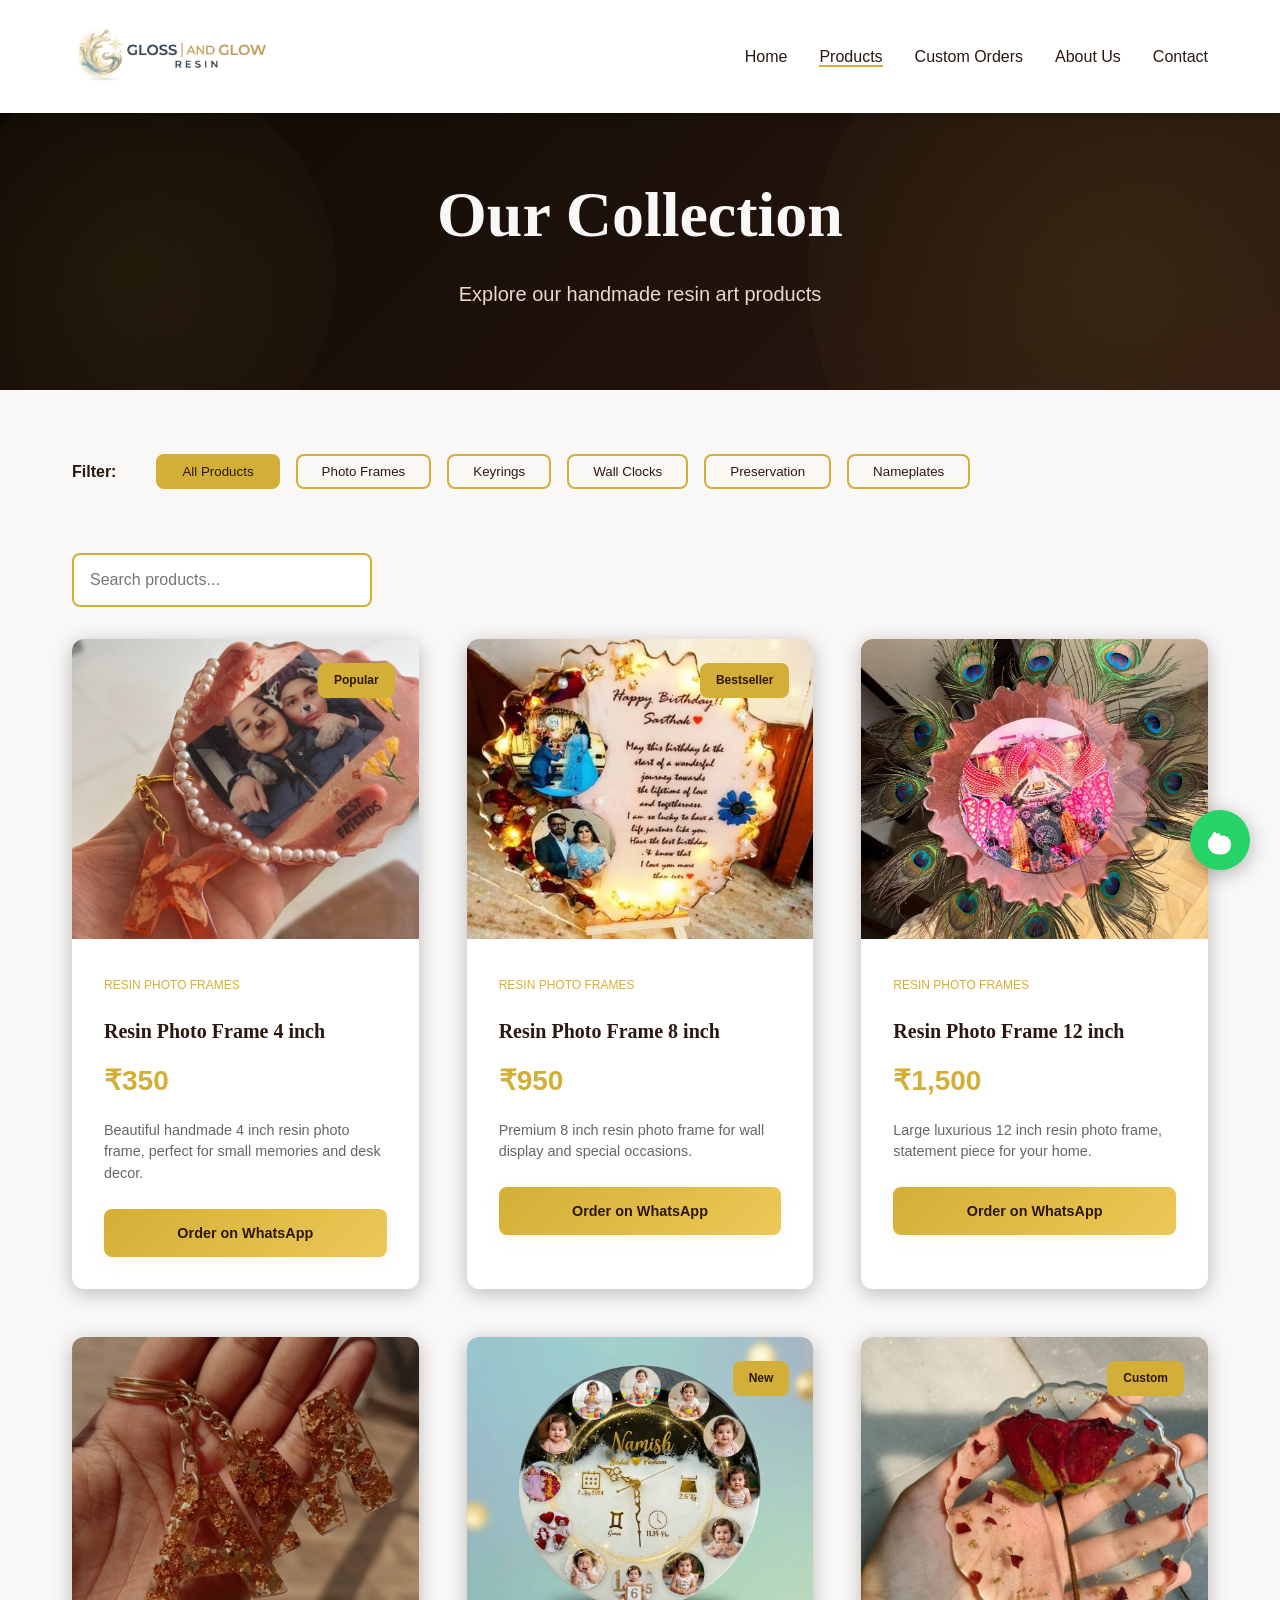
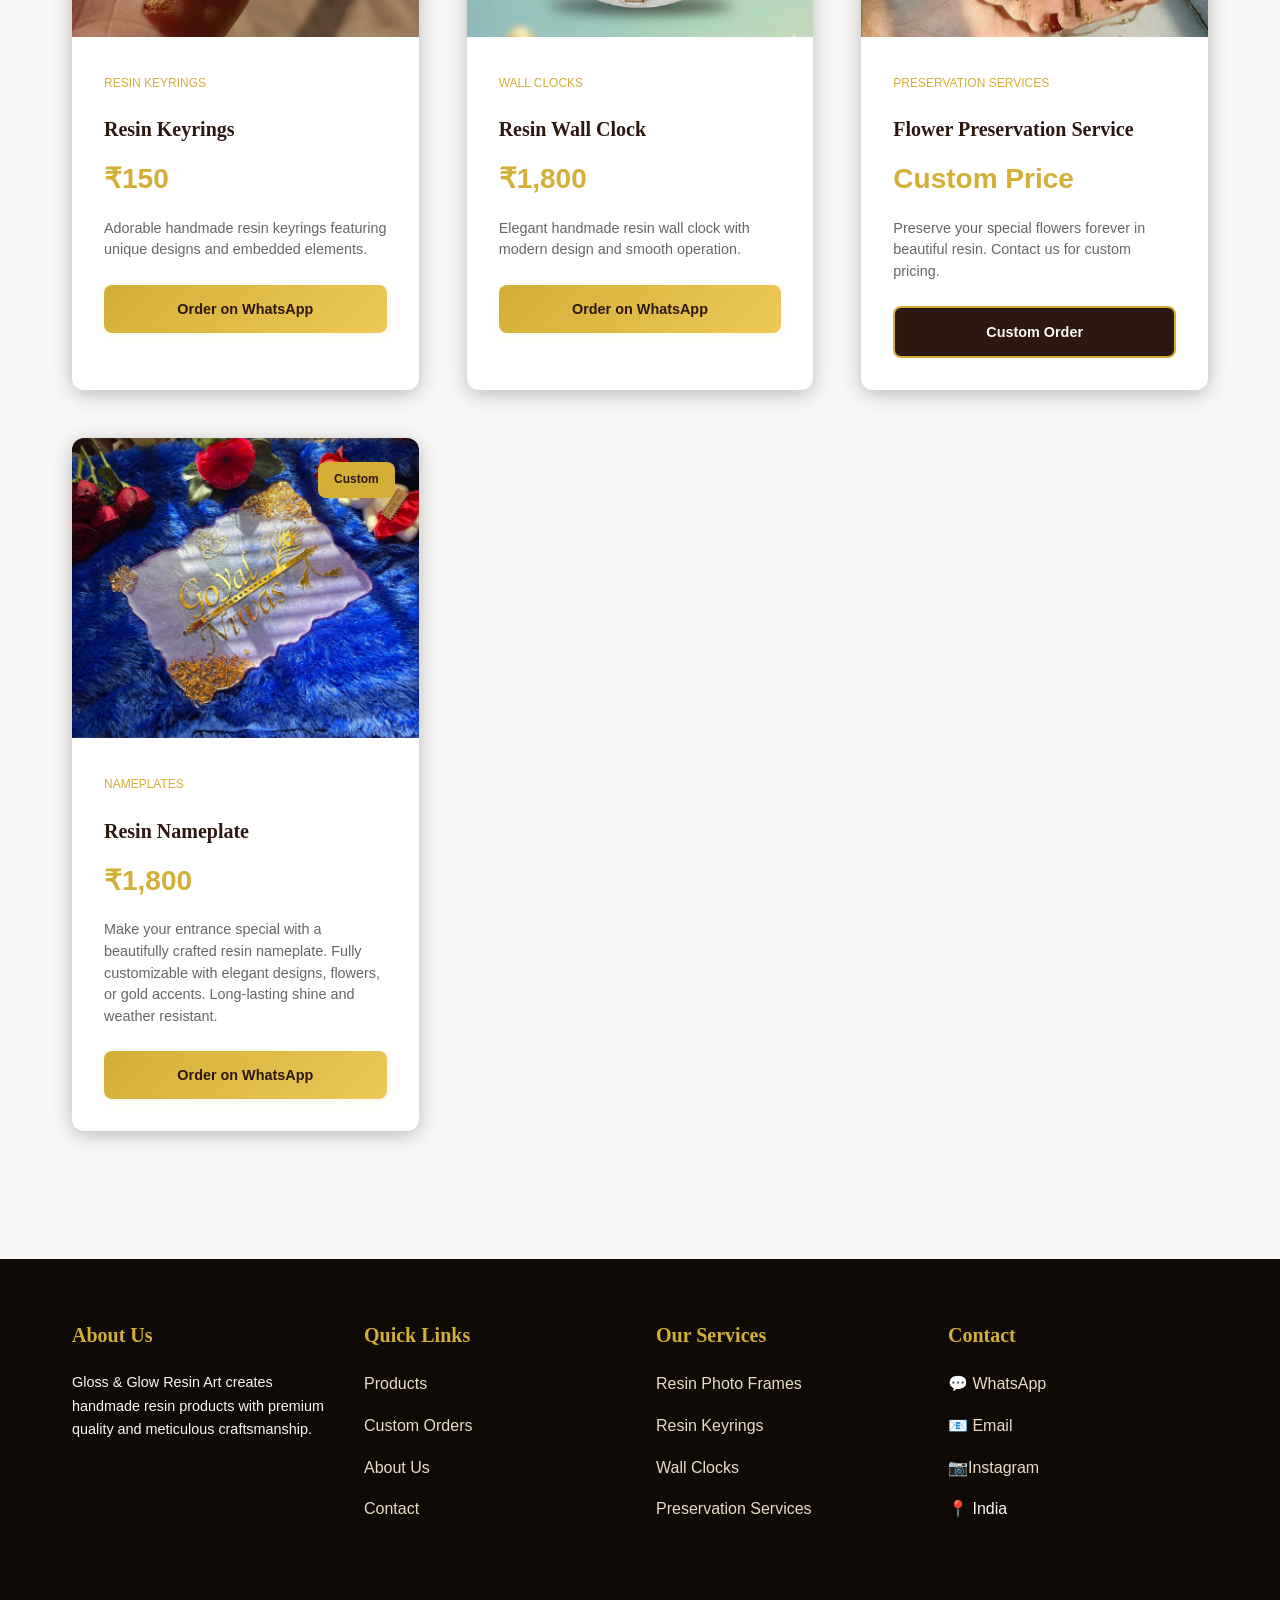
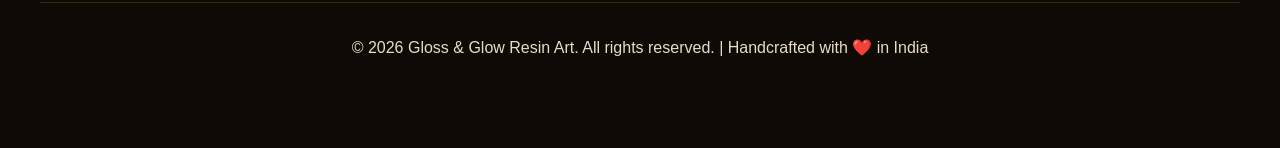
<file: products.html>
<!DOCTYPE html>
<html lang="en">
<head>
  <meta charset="UTF-8">
  <meta name="viewport" content="width=device-width, initial-scale=1.0">
  <meta name="description" content="Shop all handmade resin products - Photo frames, keyrings, wall clocks & custom items. Premium resin art in India.">
  <meta name="keywords" content="resin photo frames, resin keyrings, resin wall clock, handmade resin, custom resin products">
  <meta name="author" content="Gloss & Glow Resin Art">
  
  <!-- Open Graph Tags -->
  <meta property="og:title" content="Products - Gloss & Glow Resin Art">
  <meta property="og:description" content="Shop handmade resin photo frames, keyrings, wall clocks & more">
  <meta property="og:type" content="website">
  
  <title>Products - Handmade Resin Photo Frames, Keyrings & Wall Clocks | Gloss & Glow</title>
  <link rel="stylesheet" href="css/styles.css">
  <link rel="icon" type="image/png" href="assets/images/favicon.png">
</head>
<body>
  <!-- HEADER & NAVIGATION -->
  <header>
    <div class="header-content">
      <a href="index.html" class="logo">
        <img src="assets/images/logo.jpeg" alt="Gloss & Glow Resin Art Logo" class="logo-img">
      </a>
      
      <nav>
        <ul>
          <li><a href="index.html">Home</a></li>
          <li><a href="products.html">Products</a></li>
          <li><a href="custom-orders.html">Custom Orders</a></li>
          <li><a href="about.html">About Us</a></li>
          <li><a href="contact.html">Contact</a></li>
        </ul>
      </nav>
<button class="hamburger" id="hamburger-toggle" aria-label="Toggle navigation menu">
        <span></span>
        <span></span>
        <span></span>
      </button>
    </div>
  </header>


  <!-- FLOATING WHATSAPP BUTTON -->
  <a href="javascript:void(0)" class="whatsapp-float" onclick="openWhatsAppCustom('general')" title="Chat with us on WhatsApp">
    <svg viewBox="0 0 24 24" fill="white">
      <path d="M17.472 14.382c-.297-.149-1.758-.867-2.03-.967-.273-.099-.471-.148-.67.15-.197.297-.767.966-.94 1.164-.173.199-.347.223-.644.075-.297-.15-1.255-.463-2.39-1.475-.883-.788-1.48-1.761-1.653-2.059-.173-.297-.018-.458.13-.606.134-.133.298-.347.446-.52.149-.174.198-.298.298-.497.099-.198.05-.371-.025-.52-.075-.149-.669-1.612-.916-2.207-.242-.579-.487-.5-.67-.51-.173-.008-.371-.01-.57-.01-.198 0-.52.074-.792.372-.272.297-1.04 1.016-1.04 2.479 0 1.462 1.065 2.875 1.213 3.074.149.198 2.096 3.2 5.076 4.487.709.306 1.262.489 1.694.625.712.227 1.36.195 1.871.118.571-.085 1.758-.719 2.006-1.413.248-.694.248-1.289.173-1.413-.074-.124-.272-.198-.57-.347m-5.421-7.403h-.004a9.87 9.87 0 00-4.782 1.176c-1.592.887-2.848 2.217-3.448 3.719-.643 1.671-.595 3.449.068 5.122.667 1.673 1.995 3.1 3.718 3.924 1.672.748 3.97.922 6.203.471 2.555-.51 4.659-2.312 5.204-4.842.312-1.47.226-3.004-.274-4.267-.5-1.262-1.386-2.322-2.653-2.972-1.267-.65-3.093-.92-4.842-.331zm0 0"/>
    </svg>
    <div class="whatsapp-tooltip">Chat with us!</div>
  </a>

  <!-- MAIN CONTENT -->
  <main>
    <!-- HERO SECTION -->
    <section class="hero" style="padding: 4rem var(--spacing-lg) 3rem;">
      <div class="hero-content">
        <h1>Our Collection</h1>
        <p>Explore our handmade resin art products</p>
      </div>
    </section>

    <!-- PRODUCTS SECTION -->
    <section class="section section-light">
      <div class="container">
        <!-- FILTER SECTION -->
        <div class="filter-section">
          <div class="filter-group">
            <strong style="align-self: center; margin-right: var(--spacing-md);">Filter:</strong>
            <button class="filter-btn active" data-category="all" onclick="filterProducts('all')">All Products</button>
            <button class="filter-btn" data-category="photo-frames" onclick="filterProducts('photo-frames')">Photo Frames</button>
            <button class="filter-btn" data-category="keyrings" onclick="filterProducts('keyrings')">Keyrings</button>
            <button class="filter-btn" data-category="clocks" onclick="filterProducts('clocks')">Wall Clocks</button>
            <button class="filter-btn" data-category="preservation" onclick="filterProducts('preservation')">Preservation</button>
             <button class="filter-btn" data-category="nameplate" onclick="filterProducts('nameplate')">Nameplates</button>
          </div>
        </div>

        <!-- SEARCH SECTION (Optional) -->
        <div style="margin-bottom: var(--spacing-lg);">
          <input type="text" id="search-box" placeholder="Search products..." style="max-width: 300px; padding: var(--spacing-sm); border: 2px solid var(--border-color); border-radius: var(--radius-md);">
        </div>

        <!-- PRODUCTS GRID -->
        <div class="products-container" id="products-container">
          <!-- Products will be rendered here by JavaScript -->
        </div>
      </div>
    </section>
  </main>

 <!-- FOOTER -->
  <footer>
    <div class="footer-content">
      <div class="footer-section">
        <h4>About Us</h4>
        <p style="font-size: 0.9rem;">Gloss & Glow Resin Art creates handmade resin products with premium quality and meticulous craftsmanship.</p>
      </div>

      <div class="footer-section">
        <h4>Quick Links</h4>
        <ul>
          <li><a href="products.html">Products</a></li>
          <li><a href="custom-orders.html">Custom Orders</a></li>
          <li><a href="about.html">About Us</a></li>
          <li><a href="contact.html">Contact</a></li>
        </ul>
      </div>

      <div class="footer-section">
        <h4>Our Services</h4>
        <ul>
          <li><a href="#">Resin Photo Frames</a></li>
          <li><a href="#">Resin Keyrings</a></li>
          <li><a href="#">Wall Clocks</a></li>
          <li><a href="custom-orders.html">Preservation Services</a></li>
        </ul>
      </div>

      <div class="footer-section">
        <h4>Contact</h4>
        <ul>
          <li><a href="javascript:void(0)" onclick="openWhatsAppCustom('general')">💬 WhatsApp</a></li>
          <li><a href="mailto:glossandglowresin@gmail.com">📧 Email</a></li>
          <li><a href="https://www.instagram.com/glossandglowresin7" target="_blank">📷Instagram</a></li>
          <li>📍 India</li>
        </ul>
      </div>
    </div>

    <div class="footer-bottom">
      <p>&copy; 2026 Gloss & Glow Resin Art. All rights reserved. | Handcrafted with ❤️ in India</p>
    </div>
  </footer>
  <!-- SCRIPTS -->
  <script src="js/products.js"></script>
  <script src="js/utils.js"></script>
  <script>
    document.addEventListener('DOMContentLoaded', () => {
      // Initialize products page
      renderProducts(products, 'products-container');
      setActiveNav('products.html');

      // Search functionality
      const searchBox = document.getElementById('search-box');
      if (searchBox) {
        searchBox.addEventListener('input', (e) => {
          searchProducts(e.target.value);
        });
      }
    });
  </script>
</body>
</html>
</file>
<file: css/styles.css>
/* ===================================
   GLOSS & GLOW RESIN ART - Global Styles
   Premium, Elegant Design with 3D Effects
   =================================== */

:root {
  /* Color Palette */
  --primary-color: #d4af37;
  --secondary-color: #2c1810;
  --dark-bg: #0f0a05;
  --light-bg: #faf8f6;
  --accent-color: #e8dcc8;
  --text-dark: #2c1810;
  --text-light: #faf8f6;
  --border-color: #d4af37;
  --shadow-light: rgba(212, 175, 55, 0.1);
  --shadow-dark: rgba(0, 0, 0, 0.25);

  /* Typography */
  --font-primary: 'Segoe UI', Tahoma, Geneva, Verdana, sans-serif;
  --font-heading: 'Georgia', serif;
  --font-size-base: 16px;
  --line-height-base: 1.6;

  /* Spacing */
  --spacing-xs: 0.5rem;
  --spacing-sm: 1rem;
  --spacing-md: 1.5rem;
  --spacing-lg: 2rem;
  --spacing-xl: 3rem;
  --spacing-2xl: 4rem;

  /* Border Radius */
  --radius-sm: 4px;
  --radius-md: 8px;
  --radius-lg: 12px;
  --radius-xl: 16px;

  /* Transitions */
  --transition-fast: 0.2s ease;
  --transition-normal: 0.3s ease;
  --transition-slow: 0.5s ease;

  /* Z-index */
  --z-base: 1;
  --z-dropdown: 10;
  --z-sticky: 20;
  --z-modal: 100;
  --z-floating: 999;
}

/* ===================================
   RESET & BASE STYLES
   =================================== */

* {
  margin: 0;
  padding: 0;
  box-sizing: border-box;
}

html {
  scroll-behavior: smooth;
  font-size: var(--font-size-base);
}

body {
  font-family: var(--font-primary);
  background-color: var(--light-bg);
  color: var(--text-dark);
  line-height: var(--line-height-base);
  overflow-x: hidden;
}

/* ===================================
   TYPOGRAPHY
   =================================== */

h1, h2, h3, h4, h5, h6 {
  font-family: var(--font-heading);
  color: var(--text-dark);
  line-height: 1.2;
  margin-bottom: var(--spacing-md);
}

h1 {
  font-size: clamp(2rem, 8vw, 4rem);
  font-weight: 700;
}

h2 {
  font-size: clamp(1.75rem, 6vw, 3rem);
  font-weight: 600;
}

h3 {
  font-size: clamp(1.25rem, 4vw, 1.75rem);
  font-weight: 600;
}

h4 {
  font-size: 1.25rem;
  font-weight: 600;
}

p {
  margin-bottom: var(--spacing-md);
}

a {
  color: var(--primary-color);
  text-decoration: none;
  transition: color var(--transition-normal);
}

a:hover {
  color: var(--secondary-color);
}

/* ===================================
   BUTTONS
   =================================== */

.btn {
  display: inline-block;
  padding: var(--spacing-sm) var(--spacing-lg);
  border: none;
  border-radius: var(--radius-md);
  font-family: var(--font-primary);
  font-size: 1rem;
  font-weight: 600;
  cursor: pointer;
  transition: all var(--transition-normal);
  position: relative;
  overflow: hidden;
}

.btn::before {
  content: '';
  position: absolute;
  top: 50%;
  left: 50%;
  width: 0;
  height: 0;
  border-radius: 50%;
  background: rgba(255, 255, 255, 0.3);
  transform: translate(-50%, -50%);
  transition: width 0.6s, height 0.6s;
}

.btn:active::before {
  width: 300px;
  height: 300px;
}

.btn-primary {
  background: linear-gradient(135deg, #d4af37, #ecc857);
  color: var(--secondary-color);
  box-shadow: 0 4px 15px var(--shadow-light);
}

.btn-primary:hover {
  transform: translateY(-2px);
  box-shadow: 0 6px 25px var(--shadow-light);
}

.btn-secondary {
  background: var(--secondary-color);
  color: var(--text-light);
  border: 2px solid var(--primary-color);
}

.btn-secondary:hover {
  background: var(--primary-color);
  color: var(--secondary-color);
  transform: translateY(-2px);
}

.btn-sm {
  padding: var(--spacing-xs) var(--spacing-md);
  font-size: 0.875rem;
}

.btn-lg {
  padding: var(--spacing-md) var(--spacing-xl);
  font-size: 1.125rem;
}

.btn-block {
  display: block;
  width: 100%;
}

/* ===================================
   LAYOUT
   =================================== */

.container {
  max-width: 1200px;
  margin: 0 auto;
  padding: 0 var(--spacing-lg);
}

.section {
  padding: var(--spacing-2xl) 0;
}

.section-light {
  background-color: var(--light-bg);
}

.section-dark {
  background-color: var(--dark-bg);
  color: var(--text-light);
}

/* ===================================
   GRID SYSTEM
   =================================== */

.grid {
  display: grid;
  gap: var(--spacing-lg);
}

.grid-2 {
  grid-template-columns: repeat(2, 1fr);
}

.grid-3 {
  grid-template-columns: repeat(3, 1fr);
}

.grid-4 {
  grid-template-columns: repeat(4, 1fr);
}

@media (max-width: 1024px) {
  .grid-4 {
    grid-template-columns: repeat(2, 1fr);
  }

  .grid-3 {
    grid-template-columns: repeat(2, 1fr);
  }
}

@media (max-width: 768px) {
  .grid-2,
  .grid-3,
  .grid-4 {
    grid-template-columns: 1fr;
  }
}

/* ===================================
   CARD STYLES
   =================================== */

.card {
  background: white;
  border-radius: var(--radius-lg);
  overflow: hidden;
  box-shadow: 0 4px 20px var(--shadow-dark);
  transition: all var(--transition-normal);
  perspective: 1000px;
}

.card:hover {
  transform: translateY(-10px) scale(1.02);
  box-shadow: 0 12px 35px var(--shadow-dark);
}

.card-image {
  width: 100%;
  height: 280px;
  overflow: hidden;
  background: linear-gradient(135deg, #d4af37, #ecc857);
  position: relative;
}

.card-image img {
  width: 100%;
  height: 100%;
  object-fit: cover;
  transition: transform var(--transition-slow);
}

.card:hover .card-image img {
  transform: scale(1.1) rotate(1deg);
}

.card-body {
  padding: var(--spacing-lg);
}

.card-title {
  font-family: var(--font-heading);
  font-size: 1.25rem;
  color: var(--text-dark);
  margin-bottom: var(--spacing-sm);
}

.card-price {
  font-size: 1.5rem;
  font-weight: 700;
  color: var(--primary-color);
  margin-bottom: var(--spacing-sm);
}

.card-description {
  font-size: 0.9rem;
  color: #666;
  margin-bottom: var(--spacing-md);
  line-height: 1.5;
}

.card-footer {
  display: flex;
  gap: var(--spacing-sm);
  margin-top: var(--spacing-md);
}

/* ===================================
   HEADER & NAVIGATION
   =================================== */

header {
  background: white;
  box-shadow: 0 2px 10px var(--shadow-dark);
  position: sticky;
  top: 0;
  z-index: var(--z-sticky);
  transition: all var(--transition-normal);
}

.header-content {
  display: flex;
  justify-content: space-between;
  align-items: center;
  padding: var(--spacing-md) var(--spacing-lg);
  max-width: 1200px;
  margin: 0 auto;
}

.logo {
  display: flex;
  align-items: center;
  gap: var(--spacing-sm);
  font-family: var(--font-heading);
  font-size: 1.5rem;
  font-weight: 700;
  color: var(--primary-color);
  text-decoration: none;
  flex-shrink: 0; /* prevent shrinking when space is tight */
}

.logo-img {
   height: 65px;
   width: auto;
   object-fit: contain;
   flex-shrink: 0; /* keep original size */
   max-height: 65px;
   min-height: 40px; /* ensure it doesn't become negligible */
}

nav ul {
  display: flex;
  list-style: none;
  gap: var(--spacing-lg);
  align-items: center;
}

nav a {
  color: var(--text-dark);
  font-weight: 500;
  position: relative;
  padding-bottom: 2px;
}

nav a::after {
  content: '';
  position: absolute;
  bottom: 0;
  left: 0;
  width: 0;
  height: 2px;
  background: var(--primary-color);
  transition: width var(--transition-normal);
}

nav a:hover::after,
nav a.active::after {
  width: 100%;
}

.nav-right {
  display: flex;
  align-items: center;
  gap: var(--spacing-md);
}



/* Hamburger Menu Button */
.hamburger {
  display: none;
  flex-direction: column;
  gap: 6px;
  background: none;
  border: none;
  cursor: pointer;
  padding: var(--spacing-sm);
  z-index: var(--z-dropdown);
}

.hamburger span {
  width: 24px;
  height: 3px;
  background: var(--text-dark);
  border-radius: 2px;
  transition: all var(--transition-normal);
  transform-origin: center;
}

.hamburger.active span:nth-child(1) {
  transform: rotate(45deg) translateY(10px);
}

.hamburger.active span:nth-child(2) {
  opacity: 0;
}

.hamburger.active span:nth-child(3) {
  transform: rotate(-45deg) translateY(-10px);
}

/* Mobile Navigation Menu */
nav {
  position: relative;
}

nav.mobile-menu-open {
  display: block;
}

nav.mobile-menu-open ul {
  position: fixed;
  top: 60px;
  right: -100%;
  width: 100%;
  max-width: 350px;
  height: calc(100vh - 60px);
  background: white;
  flex-direction: column;
  padding: var(--spacing-lg) var(--spacing-md);
  gap: var(--spacing-md);
  box-shadow: -2px 0 10px var(--shadow-dark);
  overflow-y: auto;
  z-index: var(--z-modal);
  transition: right var(--transition-normal);
}

nav.mobile-menu-open ul.show {
  right: 0;
}

nav.mobile-menu-open ul li {
  padding: var(--spacing-sm) 0;
  border-bottom: 1px solid var(--border-color);
}

nav.mobile-menu-open ul li:last-child {
  border-bottom: none;
}

nav.mobile-menu-open ul a {
  display: block;
  color: var(--text-dark);
  text-decoration: none;
  font-weight: 500;
  padding: var(--spacing-sm) var(--spacing-sm);
}

nav.mobile-menu-open ul a:hover {
  color: var(--primary-color);
}

/* Desktop (no changes) */
@media (min-width: 769px) {
  nav ul {
    display: flex !important;
  }

  .hamburger {
    display: none !important;
  }

  nav {
    position: relative;
  }

  nav ul {
    position: static !important;
    width: auto !important;
    height: auto !important;
    background: transparent !important;
    box-shadow: none !important;
    flex-direction: row;
    right: auto !important;
    top: auto !important;
    max-width: none !important;
    padding: 0 !important;
    gap: var(--spacing-lg);
    padding: 0 !important;
  }

  nav ul li {
    border-bottom: none !important;
    padding: 0 !important;
  }

  nav ul a {
    color: var(--text-dark);
  }
}

/* Mobile (< 768px) */
@media (max-width: 768px) {
  .header-content {
    padding: var(--spacing-md);
  }

  .hamburger {
    display: flex;
  }

  .logo {
    font-size: 1.25rem;
    flex-shrink: 0;
  }

  .logo-img {
    width: auto;
    height: 40px; /* slightly larger mobile height */
    max-height: 40px;
    min-height: 40px;
    flex-shrink: 0;
  }

  /* Hide nav by default on mobile, show via JavaScript */
  nav ul {
    position: fixed;
    top: 60px;
    right: -100%;
    width: 100%;
    max-width: 350px;
    height: calc(100vh - 60px);
    background: white;
    flex-direction: column;
    padding: var(--spacing-lg) var(--spacing-md);
    gap: var(--spacing-md);
    box-shadow: -2px 0 10px var(--shadow-dark);
    overflow-y: auto;
    z-index: var(--z-modal);
    transition: right var(--transition-normal);
    display: flex;
  }

  nav ul.show {
    right: 0;
  }

  nav ul li {
    padding: var(--spacing-sm) 0;
    border-bottom: 1px solid var(--border-color);
  }

  nav ul li:last-child {
    border-bottom: none;
  }

  nav a {
    display: block;
    color: var(--text-dark);
    text-decoration: none;
    font-weight: 500;
    padding: var(--spacing-sm) var(--spacing-sm);
    position: relative;
  }

  nav a::after {
    display: none;
  }

  nav a:hover {
    color: var(--primary-color);
  }
}

/* ===================================
   FOOTER
   =================================== */

footer {
  background: var(--dark-bg);
  color: var(--text-light);
  padding: var(--spacing-2xl) 0 var(--spacing-lg);
  margin-top: var(--spacing-2xl);
}

.footer-content {
  display: grid;
  grid-template-columns: repeat(4, 1fr);
  gap: var(--spacing-lg);
  margin-bottom: var(--spacing-2xl);
  max-width: 1200px;
  margin-left: auto;
  margin-right: auto;
  padding: 0 var(--spacing-lg);
}

.footer-section h4 {
  color: var(--primary-color);
  margin-bottom: var(--spacing-md);
}

.footer-section ul {
  list-style: none;
}

.footer-section li {
  margin-bottom: var(--spacing-sm);
}

.footer-section a {
  color: var(--accent-color);
}

.footer-section a:hover {
  color: var(--primary-color);
}

.footer-bottom {
  border-top: 1px solid rgba(212, 175, 55, 0.2);
  padding-top: var(--spacing-lg);
  text-align: center;
  color: var(--accent-color);
  max-width: 1200px;
  margin: 0 auto;
  padding-bottom: var(--spacing-lg);
  padding-left: var(--spacing-lg);
  padding-right: var(--spacing-lg);
}

@media (max-width: 1024px) {
  .footer-content {
    grid-template-columns: repeat(2, 1fr);
  }
}

@media (max-width: 768px) {
  .footer-content {
    grid-template-columns: 1fr;
  }
}

/* ===================================
   HERO SECTION
   =================================== */

.hero {
  background: linear-gradient(135deg, var(--dark-bg), #2c1810);
  color: var(--text-light);
  padding: 6rem var(--spacing-lg) 4rem;
  text-align: center;
  position: relative;
  overflow: hidden;
}

.hero::before {
  content: '';
  position: absolute;
  top: -50%;
  right: -10%;
  width: 600px;
  height: 600px;
  background: radial-gradient(circle, rgba(212, 175, 55, 0.1), transparent);
  border-radius: 50%;
  animation: float 8s ease-in-out infinite;
}

.hero::after {
  content: '';
  position: absolute;
  bottom: -30%;
  left: -5%;
  width: 400px;
  height: 400px;
  background: radial-gradient(circle, rgba(212, 175, 55, 0.08), transparent);
  border-radius: 50%;
  animation: float 10s ease-in-out infinite reverse;
}

.hero-content {
  position: relative;
  z-index: 1;
  max-width: 800px;
  margin: 0 auto;
}

.hero h1 {
  color: var(--text-light);
  margin-bottom: var(--spacing-md);
  animation: slideInDown 0.8s ease;
}

.hero p {
  font-size: 1.25rem;
  color: var(--accent-color);
  margin-bottom: var(--spacing-lg);
  animation: slideInUp 0.8s ease;
}

.hero .btn {
  animation: slideInUp 0.8s ease 0.2s backwards;
}

/* ===================================
   3D EFFECTS & ANIMATIONS
   =================================== */

@keyframes float {
  0%, 100% { transform: translate(0, 0); }
  50% { transform: translate(20px, -20px); }
}

@keyframes slideInDown {
  from {
    opacity: 0;
    transform: translateY(-30px);
  }
  to {
    opacity: 1;
    transform: translateY(0);
  }
}

@keyframes slideInUp {
  from {
    opacity: 0;
    transform: translateY(30px);
  }
  to {
    opacity: 1;
    transform: translateY(0);
  }
}

@keyframes slideInLeft {
  from {
    opacity: 0;
    transform: translateX(-30px);
  }
  to {
    opacity: 1;
    transform: translateX(0);
  }
}

@keyframes slideInRight {
  from {
    opacity: 0;
    transform: translateX(30px);
  }
  to {
    opacity: 1;
    transform: translateX(0);
  }
}

@keyframes fadeIn {
  from { opacity: 0; }
  to { opacity: 1; }
}

@keyframes glow {
  0%, 100% { box-shadow: 0 0 20px var(--shadow-light); }
  50% { box-shadow: 0 0 40px var(--shadow-light); }
}

.animate-on-scroll {
  opacity: 0;
  transform: translateY(30px);
  transition: all var(--transition-slow);
}

.animate-on-scroll.visible {
  opacity: 1;
  transform: translateY(0);
}

/* ===================================
   PRODUCT GRID & PRODUCT CARDS
   =================================== */

.product-grid {
  display: grid;
  gap: var(--spacing-lg);
}

.products-container {
  display: grid;
  grid-template-columns: repeat(auto-fill, minmax(280px, 1fr));
  gap: var(--spacing-xl);
}

.product-card {
  background: white;
  border-radius: var(--radius-lg);
  overflow: hidden;
  box-shadow: 0 4px 20px var(--shadow-dark);
  transition: all var(--transition-normal);
  cursor: pointer;
  transform-style: preserve-3d;
}

.product-card:hover {
  transform: translateY(-15px) rotateX(5deg);
  box-shadow: 0 15px 50px var(--shadow-dark);
}

.product-image-wrapper {
  position: relative;
  width: 100%;
  height: 300px;
  overflow: hidden;
  background: linear-gradient(135deg, #d4af37, #ecc857);
}

.product-image-wrapper img {
  width: 100%;
  height: 100%;
  object-fit: cover;
  transition: transform var(--transition-slow);
}

.product-card:hover .product-image-wrapper img {
  transform: scale(1.15) rotate(2deg);
}

.product-badge {
  position: absolute;
  top: var(--spacing-md);
  right: var(--spacing-md);
  background: var(--primary-color);
  color: var(--secondary-color);
  padding: var(--spacing-xs) var(--spacing-sm);
  border-radius: var(--radius-md);
  font-weight: 700;
  font-size: 0.75rem;
}

.product-info {
  padding: var(--spacing-lg);
}

.product-name {
  font-family: var(--font-heading);
  font-size: 1.25rem;
  color: var(--text-dark);
  margin-bottom: var(--spacing-sm);
}

.product-price {
  font-size: 1.75rem;
  font-weight: 700;
  color: var(--primary-color);
  margin-bottom: var(--spacing-sm);
}

.product-category {
  display: inline-block;
  font-size: 0.75rem;
  text-transform: uppercase;
  color: var(--primary-color);
  margin-bottom: var(--spacing-md);
}

.product-actions {
  display: flex;
  gap: var(--spacing-sm);
  margin-top: var(--spacing-md);
}

.product-actions .btn {
  flex: 1;
  text-align: center;
  padding: var(--spacing-sm);
  font-size: 0.9rem;
}

/* ===================================
   CART SIDEBAR / MODAL
   =================================== */

.cart-modal {
  position: fixed;
  right: -400px;
  top: 0;
  width: 400px;
  height: 100vh;
  background: white;
  box-shadow: -2px 0 20px var(--shadow-dark);
  z-index: var(--z-modal);
  transition: right var(--transition-normal);
  overflow-y: auto;
}

.cart-modal.open {
  right: 0;
}

.cart-modal-header {
  background: linear-gradient(135deg, var(--secondary-color), #2c1810);
  color: var(--text-light);
  padding: var(--spacing-lg);
  display: flex;
  justify-content: space-between;
  align-items: center;
  font-size: 1.5rem;
  font-weight: 700;
}

.cart-close {
  background: none;
  border: none;
  color: var(--text-light);
  font-size: 1.5rem;
  cursor: pointer;
}

.cart-items {
  padding: var(--spacing-lg);
}

.cart-item {
  display: flex;
  justify-content: space-between;
  align-items: center;
  padding: var(--spacing-md);
  border-bottom: 1px solid #eee;
  animation: slideInLeft 0.3s ease;
}

.cart-item-info h4 {
  margin: 0;
}

.cart-item-price {
  font-weight: 700;
  color: var(--primary-color);
}

.cart-item-qty {
  display: flex;
  gap: var(--spacing-xs);
  align-items: center;
}

.qty-btn {
  background: none;
  border: 1px solid #ddd;
  width: 24px;
  height: 24px;
  cursor: pointer;
  border-radius: 2px;
  font-weight: bold;
}

.qty-btn:hover {
  background: #eee;
}

.cart-empty {
  text-align: center;
  padding: var(--spacing-2xl) var(--spacing-lg);
  color: #999;
}

.cart-summary {
  border-top: 2px solid #eee;
  padding: var(--spacing-lg);
  margin-top: var(--spacing-lg);
}

.summary-row {
  display: flex;
  justify-content: space-between;
  margin-bottom: var(--spacing-md);
  font-weight: 600;
}

.summary-total {
  font-size: 1.25rem;
  color: var(--primary-color);
  border-top: 1px solid #eee;
  padding-top: var(--spacing-md);
}

@media (max-width: 768px) {
  .cart-modal {
    width: 100%;
    right: -100%;
  }
}

/* ===================================
   FILTER & SORTING
   =================================== */

.filter-section {
  display: flex;
  gap: var(--spacing-lg);
  margin-bottom: var(--spacing-2xl);
  flex-wrap: wrap;
  align-items: center;
}

.filter-group {
  display: flex;
  gap: var(--spacing-sm);
  flex-wrap: wrap;
}

.filter-btn {
  padding: var(--spacing-xs) var(--spacing-md);
  border: 2px solid var(--border-color);
  border-radius: var(--radius-md);
  background: transparent;
  color: var(--text-dark);
  cursor: pointer;
  font-weight: 500;
  transition: all var(--transition-normal);
}

.filter-btn.active {
  background: var(--primary-color);
  color: var(--secondary-color);
}

/* ===================================
   FORMS
   =================================== */

.form-group {
  margin-bottom: var(--spacing-md);
}

label {
  display: block;
  margin-bottom: var(--spacing-xs);
  font-weight: 600;
  color: var(--text-dark);
}

input,
textarea,
select {
  width: 100%;
  padding: var(--spacing-sm);
  border: 2px solid #ddd;
  border-radius: var(--radius-md);
  font-family: var(--font-primary);
  font-size: 1rem;
  transition: border-color var(--transition-normal);
}

input:focus,
textarea:focus,
select:focus {
  outline: none;
  border-color: var(--primary-color);
  box-shadow: 0 0 10px var(--shadow-light);
}

textarea {
  resize: vertical;
  min-height: 150px;
}

/* ===================================
   FLOATING WHATSAPP BUTTON
   =================================== */

.whatsapp-float {
  position: fixed;
  bottom: 30px;
  right: 30px;
  width: 60px;
  height: 60px;
  background: #25d366;
  border-radius: 50%;
  display: flex;
  align-items: center;
  justify-content: center;
  cursor: pointer;
  z-index: var(--z-floating);
  box-shadow: 0 4px 20px rgba(0, 0, 0, 0.3);
  transition: all var(--transition-normal);
  text-decoration: none;
  animation: pulse 2s ease-in-out infinite;
}

.whatsapp-float:hover {
  transform: scale(1.1);
  box-shadow: 0 6px 30px rgba(0, 0, 0, 0.4);
}

.whatsapp-float svg {
  width: 35px;
  height: 35px;
  fill: white;
}

@keyframes pulse {
  0%, 100% { box-shadow: 0 4px 20px rgba(37, 211, 102, 0.5); }
  50% { box-shadow: 0 4px 30px rgba(37, 211, 102, 0.8); }
}

.whatsapp-tooltip {
  position: absolute;
  right: 75px;
  bottom: 5px;
  background: #25d366;
  color: white;
  padding: var(--spacing-sm) var(--spacing-md);
  border-radius: var(--radius-md);
  white-space: nowrap;
  font-size: 0.9rem;
  opacity: 0;
  pointer-events: none;
  transition: opacity var(--transition-normal);
  font-weight: 500;
}

.whatsapp-float:hover .whatsapp-tooltip {
  opacity: 1;
}

@media (max-width: 768px) {
  .whatsapp-float {
    bottom: 20px;
    right: 20px;
    width: 55px;
    height: 55px;
  }

  .whatsapp-float svg {
    width: 30px;
    height: 30px;
  }

  .whatsapp-tooltip {
    font-size: 0.8rem;
    right: 70px;
  }
}

/* ===================================
   GALLERY & IMAGE GALLERY
   =================================== */

.gallery {
  display: grid;
  grid-template-columns: repeat(auto-fill, minmax(250px, 1fr));
  gap: var(--spacing-lg);
}

.gallery-item {
  position: relative;
  overflow: hidden;
  border-radius: var(--radius-lg);
  height: 300px;
  cursor: pointer;
  box-shadow: 0 4px 15px var(--shadow-dark);
  transition: all var(--transition-normal);
}

.gallery-item:hover {
  transform: scale(1.05);
  box-shadow: 0 8px 30px var(--shadow-dark);
}

.gallery-item img {
  width: 100%;
  height: 100%;
  object-fit: cover;
  transition: transform var(--transition-slow);
}

.gallery-item:hover img {
  transform: scale(1.15);
}

.gallery-overlay {
  position: absolute;
  inset: 0;
  background: rgba(0, 0, 0, 0.5);
  display: flex;
  align-items: center;
  justify-content: center;
  opacity: 0;
  transition: opacity var(--transition-normal);
}

.gallery-item:hover .gallery-overlay {
  opacity: 1;
}

/* ===================================
   TEAM SECTION
   =================================== */

.team-member {
  text-align: center;
  animation: fadeIn 0.6s ease;
}

.member-image {
  width: 200px;
  height: 200px;
  margin: 0 auto var(--spacing-lg);
  border-radius: 50%;
  overflow: hidden;
  border: 5px solid var(--primary-color);
  box-shadow: 0 8px 25px var(--shadow-dark);
  transition: all var(--transition-normal);
}

.team-member:hover .member-image {
  transform: translateY(-10px);
  box-shadow: 0 12px 35px var(--shadow-dark);
}

.member-image img {
  width: 100%;
  height: 100%;
  object-fit: cover;
  pointer-events: none;
  user-select: none;

}

.member-name {
  font-family: var(--font-heading);
  font-size: 1.5rem;
  color: var(--primary-color);
  margin-bottom: var(--spacing-xs);
}

.member-title {
  color: #aa8c2c;
  font-weight: 600;
  margin-bottom: var(--spacing-md);
}

.member-bio {
  color: #666;
  line-height: 1.6;
  margin-bottom: var(--spacing-md);
}

/* ===================================
   BREADCRUMB
   =================================== */

.breadcrumb {
  display: flex;
  gap: var(--spacing-sm);
  margin-bottom: var(--spacing-lg);
  font-size: 0.9rem;
  color: #666;
}

.breadcrumb a {
  color: var(--primary-color);
}

.breadcrumb-separator {
  color: #ddd;
}

/* ===================================
   PAGINATION
   =================================== */

.pagination {
  display: flex;
  gap: var(--spacing-sm);
  justify-content: center;
  margin-top: var(--spacing-2xl);
}

.pagination button,
.pagination a {
  padding: var(--spacing-xs) var(--spacing-sm);
  border: 2px solid var(--border-color);
  border-radius: var(--radius-md);
  background: white;
  color: var(--text-dark);
  cursor: pointer;
  font-weight: 600;
  transition: all var(--transition-normal);
  text-decoration: none;
}

.pagination a:hover,
.pagination button:hover {
  background: var(--primary-color);
  color: var(--secondary-color);
}

.pagination a.active {
  background: var(--primary-color);
  color: var(--secondary-color);
}

/* ===================================
   MODAL / DIALOG
   =================================== */

.modal {
  display: none;
  position: fixed;
  inset: 0;
  background: rgba(0, 0, 0, 0.7);
  z-index: var(--z-modal);
  align-items: center;
  justify-content: center;
}

.modal.open {
  display: flex;
}

.modal-content {
  background: white;
  border-radius: var(--radius-xl);
  padding: var(--spacing-2xl);
  max-width: 600px;
  max-height: 90vh;
  overflow-y: auto;
  animation: slideInUp 0.3s ease;
}

.modal-close {
  float: right;
  font-size: 1.5rem;
  cursor: pointer;
  color: #999;
  background: none;
  border: none;
}

.modal-close:hover {
  color: var(--text-dark);
}

/* ===================================
   UTILITY CLASSES
   =================================== */

.text-center {
  text-align: center;
}

.text-left {
  text-align: left;
}

.text-right {
  text-align: right;
}

.text-gold {
  color: var(--primary-color);
}

.text-dark {
  color: var(--secondary-color);
}

.text-light {
  color: var(--text-light);
}

.mt-1 { margin-top: var(--spacing-sm); }
.mt-2 { margin-top: var(--spacing-md); }
.mt-3 { margin-top: var(--spacing-lg); }
.mt-4 { margin-top: var(--spacing-xl); }

.mb-1 { margin-bottom: var(--spacing-sm); }
.mb-2 { margin-bottom: var(--spacing-md); }
.mb-3 { margin-bottom: var(--spacing-lg); }
.mb-4 { margin-bottom: var(--spacing-xl); }

.p-1 { padding: var(--spacing-sm); }
.p-2 { padding: var(--spacing-md); }
.p-3 { padding: var(--spacing-lg); }
.p-4 { padding: var(--spacing-xl); }

.hidden {
  display: none;
}

.visible {
  display: block;
}

.gap-1 { gap: var(--spacing-sm); }
.gap-2 { gap: var(--spacing-md); }
.gap-3 { gap: var(--spacing-lg); }

/* ===================================
   RESPONSIVE ADJUSTMENTS
   =================================== */

@media (max-width: 1024px) {
  .container {
    padding: 0 var(--spacing-md);
  }

  .section {
    padding: var(--spacing-xl) 0;
  }
}

@media (max-width: 768px) {
  :root {
    --font-size-base: 14px;
  }

  h1 {
    font-size: 2rem;
  }

  h2 {
    font-size: 1.5rem;
  }

  h3 {
    font-size: 1.25rem;
  }

  .container {
    padding: 0 var(--spacing-md);
  }

  .section {
    padding: var(--spacing-lg) 0;
  }

  .grid-2,
  .grid-3,
  .grid-4 {
    grid-template-columns: 1fr;
  }

  .hero {
    padding: 4rem var(--spacing-md) 3rem;
  }

  nav ul {
    gap: var(--spacing-md);
  }
}

/* ===================================
   ACCESSIBILITY
   =================================== */

@media (prefers-reduced-motion: reduce) {
  * {
    animation-duration: 0.01ms !important;
    animation-iteration-count: 1 !important;
    transition-duration: 0.01ms !important;
    scroll-behavior: auto !important;
  }

  html {
    scroll-behavior: auto;
  }
}

@media (prefers-color-scheme: dark) {
  body {
    background-color: var(--dark-bg);
  }

  .card {
    background: #1a1410;
    color: var(--text-light);
  }

  input,
  textarea,
  select {
    background: #1a1410;
    color: var(--text-light);
    border-color: #333;
  }
}
</file>
